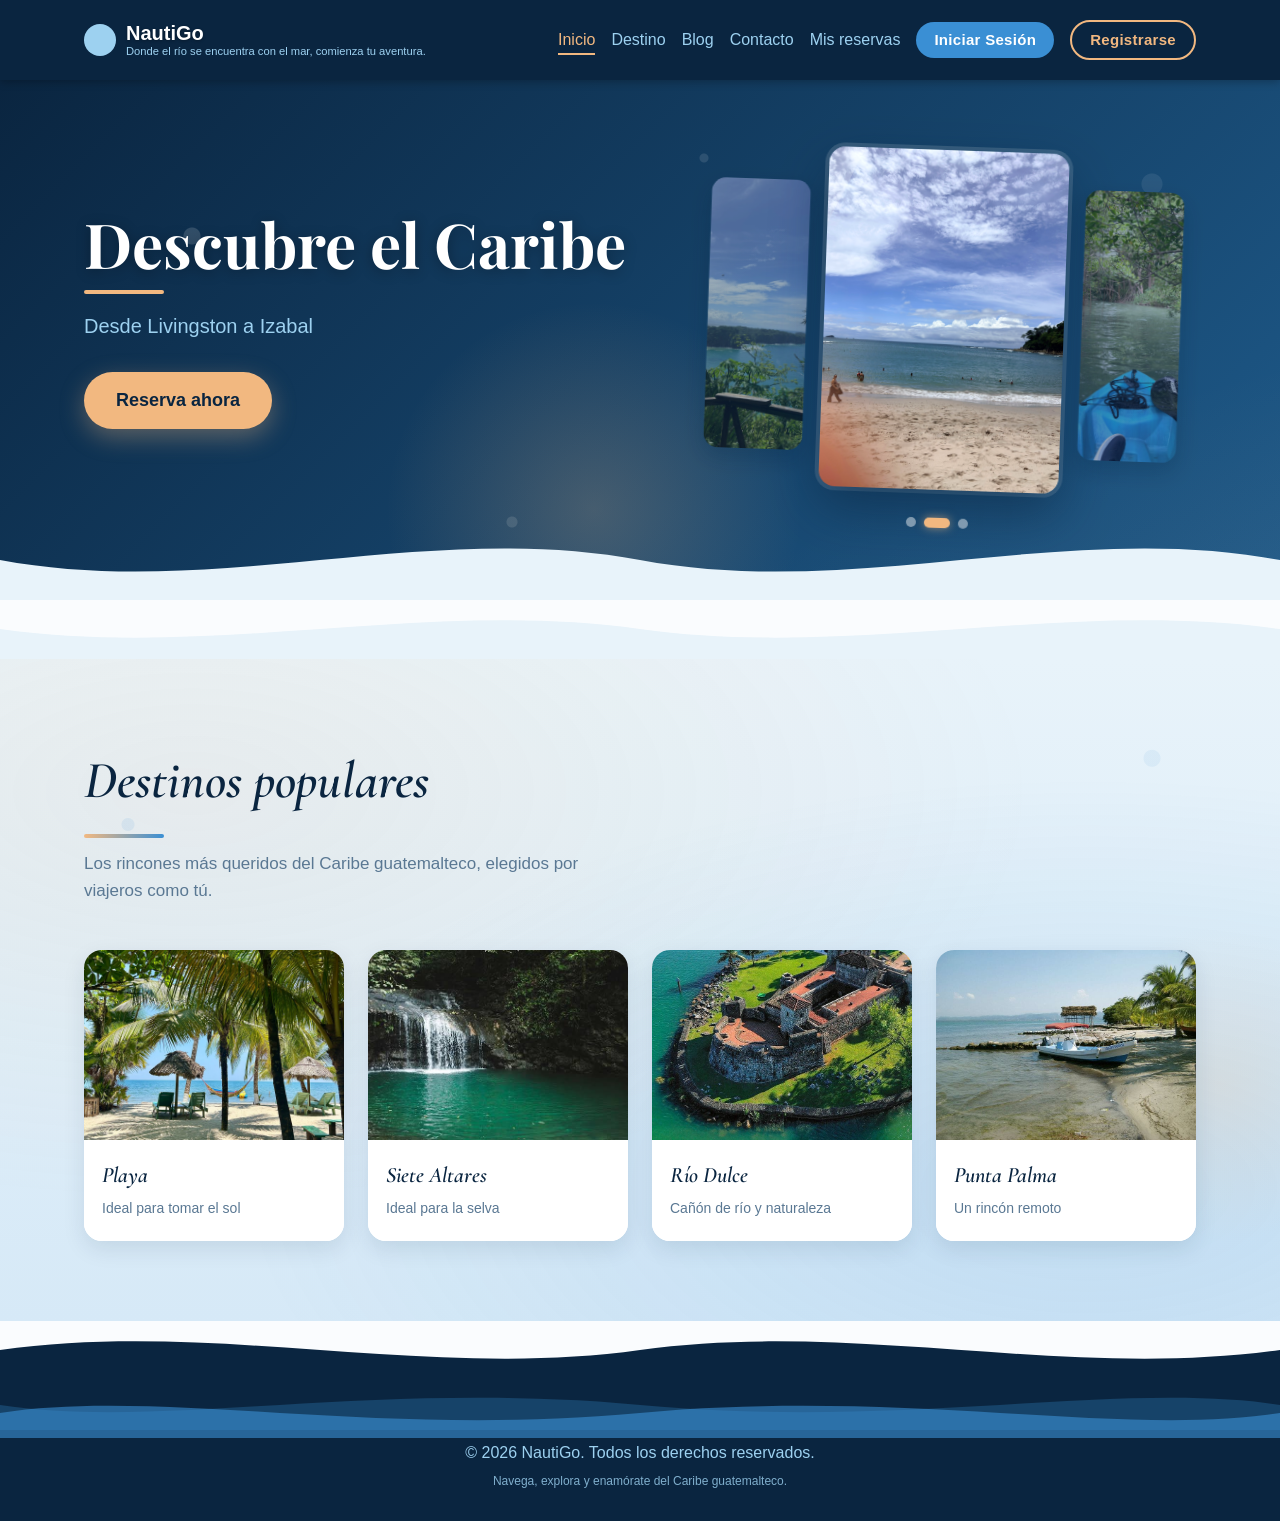
<file: index.html>
<!DOCTYPE html>
<html lang="es">
<head>
    <meta charset="UTF-8">
    <meta name="viewport" content="width=device-width, initial-scale=1.0">
    <title>NautiGo | Viajes en Lancha por el Caribe</title>

    <link rel="preconnect" href="https://fonts.googleapis.com">
    <link rel="preconnect" href="https://fonts.gstatic.com" crossorigin>
    <link href="https://fonts.googleapis.com/css2?family=Cormorant+Garamond:ital,wght@0,400;0,600;1,400;1,600&family=Playfair+Display:wght@400;700&display=swap" rel="stylesheet">

    <link rel="stylesheet" href="style.css">
</head>
<body>

    <!-- HEADER -->
    <header class="header">
        <div class="container">
            <div class="logo">
                <div class="logo-icon"></div>
                <div class="logo-info">
                    <span class="logo-text">NautiGo</span>
                    <small class="logo-lema">Donde el río se encuentra con el mar, comienza tu aventura.</small>
                </div>
            </div>
            <nav class="nav">
                <ul>
                    <li><a href="#" id="link-inicio" class="active">Inicio</a></li>
                    <li><a href="#" id="link-destino">Destino</a></li>
                    <li><a href="#" id="link-blog">Blog</a></li>
                    <li><a href="#" id="link-contacto">Contacto</a></li>
                    <li><a href="#" id="link-mis-reservas">Mis reservas</a></li>
                    <li id="header-usuario"></li>
                </ul>
            </nav>
        </div>
    </header>

    <!-- VISTA 1: INICIO -->
    <main id="vista-inicio">
        <section class="hero">
            <div class="container">
                <div class="hero-content">
                    <h1 class="hero-title">Descubre el Caribe</h1>
                    <p class="hero-subtitle">Desde Livingston a Izabal</p>
                    <a href="#" class="btn-cta">Reserva ahora</a>
                </div>
                <div class="hero-photo-wrap">
                    <div class="hero-carousel" id="heroCarousel">
                        <div class="carousel-slide" data-slide="0">
                            <img src="img/hero-boat.jpg" alt="Lancha 1">
                        </div>
                        <div class="carousel-slide active" data-slide="1">
                            <img src="img/hero-boat2.jpg" alt="Lancha 2">
                        </div>
                        <div class="carousel-slide" data-slide="2">
                            <img src="img/hero-boat3.jpg" alt="Lancha 3">
                        </div>
                        <button class="carousel-arrow carousel-arrow--prev" id="carouselPrev" aria-label="Anterior">‹</button>
                        <button class="carousel-arrow carousel-arrow--next" id="carouselNext" aria-label="Siguiente">›</button>
                        <div class="carousel-dots" id="carouselDots">
                            <button class="carousel-dot" data-slide="0" aria-label="1"></button>
                            <button class="carousel-dot active" data-slide="1" aria-label="2"></button>
                            <button class="carousel-dot" data-slide="2" aria-label="3"></button>
                        </div>
                    </div>
                </div>
            </div>
            <div class="hero-wave">
                <svg viewBox="0 0 1440 80" preserveAspectRatio="none">
                    <path d="M0,40 C240,80 480,0 720,40 C960,80 1200,0 1440,40 L1440,80 L0,80 Z"></path>
                </svg>
            </div>
        </section>

        <div class="wave-separator wave-separator--to-niebla">
            <svg viewBox="0 0 1440 60" preserveAspectRatio="none">
                <path d="M0,30 C240,60 480,0 720,30 C960,60 1200,0 1440,30 L1440,60 L0,60 Z"></path>
            </svg>
        </div>

        <section class="destinos" id="destinos">
            <div class="container">
                <h2 class="section-title">Destinos populares</h2>
                <p class="section-subtitle">Los rincones más queridos del Caribe guatemalteco, elegidos por viajeros como tú.</p>
                <div class="destinos-grid">
                    <article class="destino-card" id="card-playa">
                        <div class="card-image"><img src="img/playa.jpg" alt="Playa"></div>
                        <div class="card-content"><h3>Playa</h3><p>Ideal para tomar el sol</p></div>
                    </article>
                    <article class="destino-card" id="card-siete-altares">
                        <div class="card-image"><img src="img/siete-altares.jpg" alt="Siete Altares"></div>
                        <div class="card-content"><h3>Siete Altares</h3><p>Ideal para la selva</p></div>
                    </article>
                    <article class="destino-card" id="card-rio-dulce">
                        <div class="card-image"><img src="img/rio-dulce.jpg" alt="Río Dulce"></div>
                        <div class="card-content"><h3>Río Dulce</h3><p>Cañón de río y naturaleza</p></div>
                    </article>
                    <article class="destino-card" id="card-punta-palma">
                        <div class="card-image"><img src="img/punta-palma.jpg" alt="Punta Palma"></div>
                        <div class="card-content"><h3>Punta Palma</h3><p>Un rincón remoto</p></div>
                    </article>
                </div>
            </div>
        </section>

        <div class="wave-separator wave-separator--light-to-dark">
            <svg viewBox="0 0 1440 60" preserveAspectRatio="none">
                <path d="M0,30 C240,0 480,60 720,30 C960,0 1200,60 1440,30 L1440,60 L0,60 Z"></path>
            </svg>
        </div>
    </main>

    <!-- VISTA 2: DESTINOS -->
    <main id="vista-destinos" class="oculto">
        <section class="hero hero-destinos">
            <div class="container">
                <div class="hero-content">
                    <h1 class="hero-title">Nuestros destinos</h1>
                    <p class="hero-subtitle">Elige el servicio que buscas y baja a verlos.</p>
                </div>
            </div>
            <div class="bajar-aviso" aria-hidden="true">
                <span>Desliza hacia abajo</span>
                <i class="bajar-flecha"></i>
            </div>
        </section>
        <div class="wave-separator wave-separator--dark-to-light">
            <svg viewBox="0 0 1440 60" preserveAspectRatio="none">
                <path d="M0,30 C240,60 480,0 720,30 C960,60 1200,0 1440,30 L1440,60 L0,60 Z"></path>
            </svg>
        </div>
        <section class="destinos-area">
            <div class="container">
                <div class="filtro-caja" id="filtro-caja">
                    <div class="busca-caja">
                        <input type="search" id="destinos-buscar" placeholder="Buscar destino o servicio" aria-label="Buscar destino">
                    </div>
                    <div class="filtro-menu">
                        <p class="filtro-menu-titulo">Filtrar por (puedes combinar):</p>
                        <div class="filtro-opciones" id="filtro-opciones"></div>
                        <button type="button" id="filtro-limpiar" class="filtro-limpiar oculto">Limpiar filtros</button>
                    </div>
                </div>
                <p class="destinos-total" id="destinos-total"></p>
                <div class="lugares-grid" id="lugares-grid"></div>
            </div>
        </section>
    </main>

    <!-- VISTA 3: DETALLE -->
    <main id="vista-detalle" class="oculto">
        <section class="detalle-hero">
            <img id="detalle-imagen" alt="">
            <div class="detalle-overlay">
                <span id="detalle-tipo" class="lugar-tipo"></span>
                <h1 id="detalle-nombre"></h1>
                <p id="detalle-ubicacion"></p>
            </div>
        </section>
        <section class="detalle-area">
            <div class="container detalle-layout">
                <div class="detalle-principal">
                    <button id="btn-volver" class="btn-volver">← Volver</button>
                    <h2 class="detalle-subtitulo">Sobre este destino</h2>
                    <p id="detalle-descripcion" class="detalle-texto"></p>
                    <div id="detalle-cats" class="lugar-cats"></div>
                    <div class="detalle-cols">
                        <div class="detalle-col"><h3>Incluye</h3><ul id="detalle-incluye"></ul></div>
                        <div class="detalle-col"><h3>No incluye</h3><ul id="detalle-no-incluye"></ul></div>
                    </div>
                </div>
                <aside class="detalle-panel">
                    <h3>Calcula tu viaje</h3>
                    <div class="campo-doble">
                        <label class="campo"><span>Fecha de ida</span><input type="date" id="detalle-fecha"></label>
                        <label class="campo"><span>Fecha de regreso</span><input type="date" id="detalle-regreso"></label>
                    </div>
                    <div class="campo-doble">
                        <label class="campo"><span>Adultos</span><input type="number" id="detalle-adultos" min="1" max="12" value="2"></label>
                        <label class="campo"><span>Niños (4 a 11)</span><input type="number" id="detalle-ninos" min="0" max="12" value="0"></label>
                        <label class="campo"><span>Infantes (0 a 3)</span><input type="number" id="detalle-bebes" min="0" max="12" value="0"></label>
                    </div>
                    <label class="campo"><span>Lancha</span><select id="detalle-lancha"></select></label>
                    <div class="detalle-desglose" id="detalle-desglose"></div>
                    <button class="btn-cta detalle-btn-reservar" id="detalle-btn-reservar">Reservar ahora</button>
                    <p id="detalle-temporada-info" class="detalle-temporada-info"></p>
                </aside>
            </div>
        </section>
    </main>

    <!-- VISTA 4: FORMULARIO -->
    <main id="vista-formulario" class="oculto">
        <section class="form-reserva-area">
            <div class="container">
                <button id="form-btn-volver" class="btn-volver">← Volver al detalle</button>
                <div class="form-reserva-layout">
                    <div class="form-reserva-principal">
                        <h1 class="form-reserva-titulo">Completa tu reserva</h1>
                        <p class="form-reserva-sub">Solo faltan tus datos para confirmar el viaje.</p>
                        <form id="form-reserva" novalidate>
                            <div class="campo"><label for="form-nombre">Nombre completo *</label><input type="text" id="form-nombre" required placeholder="Ej: Ana García"></div>
                            <div class="campo-doble">
                                <div class="campo"><label for="form-email">Correo electrónico *</label><input type="email" id="form-email" required placeholder="ana@correo.com"></div>
                                <div class="campo"><label for="form-telefono">Teléfono *</label><input type="tel" id="form-telefono" required placeholder="5555-1234"></div>
                            </div>
                            <div class="campo"><label for="form-notas">Notas adicionales (opcional)</label><textarea id="form-notas" rows="3" placeholder="Alergias, requerimientos especiales..."></textarea></div>
                            <div id="form-error" class="form-error oculto"></div>
                            <button type="submit" class="btn-cta form-btn-confirmar">Confirmar reserva</button>
                        </form>
                    </div>
                    <aside class="form-reserva-resumen">
                        <h3>Resumen de tu viaje</h3>
                        <div id="form-resumen-contenido"></div>
                    </aside>
                </div>
            </div>
        </section>
    </main>

    <!-- VISTA 5: CONFIRMACIÓN -->
    <main id="vista-confirmacion" class="oculto">
        <section class="confirmacion-area">
            <div class="container confirmacion-contenido">
                <div class="confirmacion-icono">✓</div>
                <h1 class="confirmacion-titulo">¡Reserva creada!</h1>
                <p class="confirmacion-sub">Tu código de reserva es:</p>
                <div class="confirmacion-codigo" id="confirmacion-codigo"></div>
                <p class="confirmacion-estado">Estado: <strong>Pendiente de confirmación por el lanchero</strong></p>
                <div class="confirmacion-detalle" id="confirmacion-detalle"></div>
                <div class="confirmacion-acciones">
                    <button id="btn-ver-mis-reservas" class="btn-cta">Ver mis reservas</button>
                    <button id="btn-volver-inicio" class="btn-secundario">Volver al inicio</button>
                </div>
            </div>
        </section>
    </main>

    <!-- VISTA 6: MIS RESERVAS -->
    <main id="vista-mis-reservas" class="oculto">
        <section class="mis-reservas-area">
            <div class="container">
                <button id="mis-reservas-volver" class="btn-volver">← Volver</button>
                <h1 class="mis-reservas-titulo">Mis reservas</h1>
                <p class="mis-reservas-sub">Estas son las reservas guardadas en este navegador.</p>
                <div id="mis-reservas-lista" class="mis-reservas-lista"></div>
                <p id="mis-reservas-vacio" class="mis-reservas-vacio oculto">Aún no tienes reservas. ¡Explora los destinos y reserva tu primer viaje!</p>
            </div>
        </section>
    </main>
<!-- VISTA: LOGIN -->
<main id="vista-login" class="oculto">
    <section class="auth-area">
        <div class="mar-hero"></div>
        <div class="container auth-layout">
            <div class="auth-card">
                <h1 class="auth-titulo">Iniciar sesión</h1>
                <p class="auth-sub">Bienvenido de vuelta a NautiGo</p>
                <form id="form-login">
                    <div class="campo">
                        <label for="login-email">Correo electrónico</label>
                        <input type="email" id="login-email" required placeholder="tu@correo.com">
                    </div>
                    <div class="campo">
                        <label for="login-password">Contraseña</label>
                        <input type="password" id="login-password" required placeholder="••••••">
                    </div>
                    <div id="login-error" class="form-error oculto"></div>
                    <button type="submit" class="btn-cta auth-btn">Entrar</button>
                </form>
                <p class="auth-alt">
                    ¿No tienes cuenta?
                    <a href="#" id="ir-registro">Regístrate aquí</a>
                </p>
                <p class="auth-admin-hint">
                    <small>Admin demo: <strong>admin@nautigo.com</strong> / <strong>admin123</strong></small>
                </p>
            </div>
        </div>
    </section>
</main>

<!-- VISTA: REGISTRO -->
<main id="vista-registro" class="oculto">
    <section class="auth-area">
        <div class="mar-hero"></div>
        <div class="container auth-layout">
            <div class="auth-card auth-card-wide">
                <h1 class="auth-titulo">Crear cuenta</h1>
                <p class="auth-sub">Únete a NautiGo como cliente o lanchero</p>

                <div class="reg-tabs">
                    <button type="button" class="reg-tab active" data-rol="cliente">Cliente</button>
                    <button type="button" class="reg-tab" data-rol="lanchero">Lanchero</button>
                </div>

                <input type="hidden" id="reg-rol" value="cliente">

                <form id="form-registro">
                    <div class="campo">
                        <label for="reg-nombre">Nombre completo *</label>
                        <input type="text" id="reg-nombre" required placeholder="Ana García">
                    </div>
                    <div class="campo-doble">
                        <div class="campo">
                            <label for="reg-email">Correo *</label>
                            <input type="email" id="reg-email" required placeholder="ana@correo.com">
                        </div>
                        <div class="campo">
                            <label for="reg-telefono">Teléfono</label>
                            <input type="tel" id="reg-telefono" placeholder="5555-1234">
                        </div>
                    </div>
                    <div class="campo">
                        <label for="reg-password">Contraseña * (mín. 6 caracteres)</label>
                        <input type="password" id="reg-password" required placeholder="••••••" minlength="6">
                    </div>

                    <div id="reg-campos-lanchero" class="oculto">
                        <h3 class="reg-seccion">Datos de tu lancha</h3>
                        <div class="campo">
                            <label for="reg-lancha-nombre">Nombre de la lancha</label>
                            <input type="text" id="reg-lancha-nombre" placeholder="Ej: La Perla">
                        </div>
                        <div class="campo-doble">
                            <div class="campo">
                                <label for="reg-lancha-capacidad">Capacidad (personas)</label>
                                <input type="number" id="reg-lancha-capacidad" value="8" min="1" max="30">
                            </div>
                            <div class="campo">
                                <label for="reg-lancha-motor">Motor (HP)</label>
                                <input type="number" id="reg-lancha-motor" value="40" min="5" max="300">
                            </div>
                        </div>
                        <div class="campo-doble">
                            <div class="campo">
                                <label for="reg-lancha-galones">Galones de tanque</label>
                                <input type="number" id="reg-lancha-galones" value="40" min="1" max="500">
                            </div>
                            <div class="campo">
                                <label for="reg-lancha-gasolina">Costo gasolina por hora (Q)</label>
                                <input type="number" id="reg-lancha-gasolina" value="80" min="10" step="5">
                            </div>
                        </div>
                    </div>

                    <div id="reg-error" class="form-error oculto"></div>
                    <button type="submit" class="btn-cta auth-btn">Registrarme</button>
                </form>
                <p class="auth-alt">
                    ¿Ya tienes cuenta?
                    <a href="#" id="ir-login">Inicia sesión</a>
                </p>
            </div>
        </div>
    </section>
</main>

<!-- VISTA: PANEL LANCHEO -->
<main id="vista-panel-lanchero" class="oculto">
    <section class="panel-area">
        <div class="mar-hero"></div>
        <div class="container">
            <button class="btn-volver" onclick="mostrarInicio()">← Volver al inicio</button>
            <h1 class="panel-titulo">Panel del Lanchero</h1>
            <p class="panel-sub">Gestiona tu cuenta y revisa tus reservas</p>

            <div class="panel-grid">
                <div class="panel-card">
                    <h3>Mi cuenta</h3>
                    <p><strong>Nombre:</strong> <span id="pl-nombre"></span></p>
                    <p><strong>Email:</strong> <span id="pl-email"></span></p>
                    <p><strong>Estado:</strong> <span id="pl-estado"></span></p>
                </div>

                <div class="panel-card">
                    <h3>Mi lancha</h3>
                    <p><strong>Nombre:</strong> <span id="pl-lancha-nombre"></span></p>
                    <p><strong>Capacidad:</strong> <span id="pl-lancha-capacidad"></span></p>
                    <p><strong>Tanque:</strong> <span id="pl-lancha-galones"></span></p>
                    <p><strong>Motor:</strong> <span id="pl-lancha-motor"></span></p>
                    <p><strong>Gasolina:</strong> <span id="pl-lancha-gasolina"></span></p>
                    <p><strong>Activa:</strong> <span id="pl-lancha-activa"></span></p>
                </div>
            </div>

            <h2 class="panel-seccion">Mis reservas</h2>
            <div id="pl-reservas" class="panel-lista"></div>
        </div>
    </section>
</main>

<!-- VISTA: PANEL ADMIN -->
<main id="vista-panel-admin" class="oculto">
    <section class="panel-area">
        <div class="mar-hero"></div>
        <div class="container">
            <button class="btn-volver" onclick="mostrarInicio()">← Volver al inicio</button>
            <h1 class="panel-titulo">Panel de Administración</h1>
            <p class="panel-sub">Gestiona lancheros, hoteles, reservas y mensajes</p>

            <h2 class="panel-seccion">Lancheros</h2>
            <div id="admin-lancheros" class="panel-lista"></div>

            <h2 class="panel-seccion">Hoteles</h2>
            <form id="form-hotel-admin" class="admin-form-hotel">
                <div class="campo-doble">
                    <div class="campo">
                        <label>Nombre</label>
                        <input type="text" id="hotel-nombre" required placeholder="Hotel Paraíso">
                    </div>
                    <div class="campo">
                        <label>Categoría</label>
                        <select id="hotel-categoria">
                            <option value="economico">Económico</option>
                            <option value="medio" selected>Medio</option>
                            <option value="boutique">Boutique</option>
                        </select>
                    </div>
                </div>
                <div class="campo-doble">
                    <div class="campo">
                        <label>Precio por noche (Q)</label>
                        <input type="number" id="hotel-precio" required min="50" step="50">
                    </div>
                    <div class="campo">
                        <label>Estrellas (1-5)</label>
                        <input type="number" id="hotel-estrellas" min="1" max="5" value="3">
                    </div>
                </div>
                <div class="campo">
                    <label>Ubicación</label>
                    <input type="text" id="hotel-ubicacion" placeholder="Livingston centro">
                </div>
                <div class="campo">
                    <label>Descripción</label>
                    <textarea id="hotel-descripcion" rows="2" placeholder="Hotel con vista al mar..."></textarea>
                </div>
                <button type="submit" class="btn-cta">Agregar hotel</button>
            </form>
            <div id="admin-hoteles" class="panel-lista"></div>

            <h2 class="panel-seccion">Todas las reservas</h2>
            <div id="admin-reservas" class="panel-lista"></div>

            <h2 class="panel-seccion">Mensajes de contacto</h2>
            <div id="admin-mensajes" class="panel-lista"></div>
        </div>
    </section>
</main>
    <!-- VISTA: BLOG -->
    <main id="vista-blog" class="oculto">
        <section class="blog-area">
            <div class="mar-hero"></div>
            <div class="container">
                <h1 class="panel-titulo">Blog de experiencias</h1>
                <p class="panel-sub">Historias del Caribe contadas por quienes las vivieron.</p>

                <div class="blog-layout">
                    <div class="blog-principal">
                        <div id="blog-compositor"></div>
                        <div id="blog-aviso"></div>
                        <div id="blog-feed" class="blog-feed"></div>
                    </div>
                    <aside class="blog-lateral">
                        <div class="blog-perfiles-caja">
                            <h3>Perfiles</h3>
                            <div class="busca-caja">
                                <input type="search" id="blog-buscar-perfil" placeholder="Buscar perfiles" aria-label="Buscar perfiles">
                            </div>
                            <div id="blog-perfiles-lista" class="blog-perfiles-lista"></div>
                        </div>
                    </aside>
                </div>
            </div>
        </section>
    </main>

    <!-- VISTA: PERFIL -->
    <main id="vista-perfil" class="oculto">
        <section class="blog-area">
            <div class="mar-hero"></div>
            <div class="container">
                <button id="perfil-volver" class="btn-volver">← Volver al blog</button>
                <div id="perfil-cabecera"></div>
                <h2 class="panel-seccion" id="perfil-titulo-pub">Sus publicaciones</h2>
                <div id="perfil-publicaciones" class="blog-feed"></div>

                <div id="perfil-mio-zona" class="oculto">
                    <div id="perfil-frecuencia"></div>
                    <h2 class="panel-seccion">Mis reservas</h2>
                    <div id="perfil-reservas-lista" class="mis-reservas-lista"></div>
                    <p id="perfil-reservas-vacio" class="panel-vacio oculto">Todavía no tienes reservas. <a href="#" id="perfil-ir-destinos">Explora los destinos</a> para agendar tu próximo viaje.</p>
                </div>
            </div>
        </section>
    </main>

    <!-- VISTA: CONTACTO -->
    <main id="vista-contacto" class="oculto">
        <section class="contacto-area">
            <div class="mar-hero"></div>
            <div class="container">
                <h1 class="panel-titulo">Contacto</h1>
                <p class="panel-sub">Cuéntanos qué necesitas y te respondemos lo antes posible.</p>

                <div class="contacto-layout">
                    <div class="contacto-info">
                        <div class="contacto-dato">
                            <h3>Muelle de salida</h3>
                            <p>Calle principal, Livingston, Izabal.<br>Guatemala.</p>
                        </div>
                        <div class="contacto-dato">
                            <h3>Teléfono y correo</h3>
                            <p>5555-0000</p>
                            <p>hola@nautigo.com</p>
                        </div>
                        <div class="contacto-dato">
                            <h3>Horario</h3>
                            <p>Lunes a domingo<br>6:00 — 18:00</p>
                        </div>
                    </div>
                    <form id="form-contacto" class="contacto-form" novalidate>
                        <h3>Escríbenos</h3>
                        <div class="campo"><label for="contacto-nombre">Nombre completo *</label><input type="text" id="contacto-nombre" required placeholder="Ej: Ana García"></div>
                        <div class="campo"><label for="contacto-email">Correo electrónico *</label><input type="email" id="contacto-email" required placeholder="ana@correo.com"></div>
                        <div class="campo"><label for="contacto-asunto">Asunto (opcional)</label><input type="text" id="contacto-asunto" placeholder="Ej: Paseo privado para grupo"></div>
                        <div class="campo"><label for="contacto-mensaje">Mensaje *</label><textarea id="contacto-mensaje" rows="5" required placeholder="Cuéntanos fechas, número de personas y qué te gustaría visitar."></textarea></div>
                        <div id="contacto-error" class="form-error oculto"></div>
                        <div id="contacto-exito" class="form-exito oculto"></div>
                        <button type="submit" class="btn-cta contacto-btn-enviar">Enviar mensaje</button>
                    </form>
                </div>
            </div>
        </section>
    </main>

    <!-- FOOTER -->
    <footer class="footer">
        <div class="container">
            <p>&copy; 2026 NautiGo. Todos los derechos reservados.</p>
            <small class="footer-lema">Navega, explora y enamórate del Caribe guatemalteco.</small>
        </div>
    </footer>

    <!-- SCRIPTS -->
    <script src="datos.js"></script>
    <script src="auth.js"></script>
    <script src="auth-ui.js"></script>
    <script src="blog.js"></script>
    <script>
        /* NAVEGACIÓN */
        var vistaInicio      = document.getElementById('vista-inicio');
        var vistaDestinos    = document.getElementById('vista-destinos');
        var vistaDetalle     = document.getElementById('vista-detalle');
        var vistaFormulario  = document.getElementById('vista-formulario');
        var vistaConfirmacion= document.getElementById('vista-confirmacion');
        var vistaMisReservas = document.getElementById('vista-mis-reservas');
        var linkInicio       = document.getElementById('link-inicio');
        var linkDestino      = document.getElementById('link-destino');
        var linkBlog         = document.getElementById('link-blog');
        var linkContacto     = document.getElementById('link-contacto');

        function ocultarTodas() {
    vistaInicio.classList.add('oculto');
    vistaDestinos.classList.add('oculto');
    vistaDetalle.classList.add('oculto');
    vistaFormulario.classList.add('oculto');
    vistaConfirmacion.classList.add('oculto');
    vistaMisReservas.classList.add('oculto');
    document.getElementById('vista-login').classList.add('oculto');
    document.getElementById('vista-registro').classList.add('oculto');
    document.getElementById('vista-panel-lanchero').classList.add('oculto');
    document.getElementById('vista-panel-admin').classList.add('oculto');
    document.getElementById('vista-blog').classList.add('oculto');
    document.getElementById('vista-perfil').classList.add('oculto');
    document.getElementById('vista-contacto').classList.add('oculto');
}

        function activarLink(link) {
            [linkInicio, linkDestino, linkBlog, linkContacto].forEach(function (l) {
                if (l) l.classList.remove('active');
            });
            if (link) link.classList.add('active');
        }

        function mostrarInicio(e) {
            if (e) e.preventDefault();
            ocultarTodas();
            vistaInicio.classList.remove('oculto');
            activarLink(linkInicio);
            window.scrollTo(0, 0);
        }

        function mostrarDestinos(e) {
            if (e) e.preventDefault();
            ocultarTodas();
            vistaDestinos.classList.remove('oculto');
            activarLink(linkDestino);
            window.scrollTo(0, 0);
        }

        linkInicio.addEventListener('click', mostrarInicio);
        linkDestino.addEventListener('click', mostrarDestinos);
        linkBlog.addEventListener('click', function (e) { e.preventDefault(); abrirBlog(); });
        linkContacto.addEventListener('click', function (e) { e.preventDefault(); abrirContacto(); });

        /* LUGARES */
        var lugaresGrid = document.getElementById('lugares-grid');
        var filtrosActivos = [];
        var busqueda = '';
        var detalleActualId = null;
        var reservaEnProceso = null;

        function normalizar(txt) {
            return String(txt || '').toLowerCase().normalize('NFD').replace(/[̀-ͯ]/g, '');
        }

        function destinosFiltrados() {
            var q = normalizar(busqueda).trim();
            return destinos.filter(function (d) {
                var cats = d.categorias || [];
                for (var i = 0; i < filtrosActivos.length; i++) {
                    if (cats.indexOf(filtrosActivos[i]) < 0) return false;
                }
                if (!q) return true;
                var texto = normalizar([
                    d.nombre, d.ubicacion, d.descripcionCorta,
                    (d.categorias || []).map(function (c) { return CATEGORIAS[c] || c; }).join(' ')
                ].join(' '));
                return texto.indexOf(q) >= 0;
            });
        }

        function renderizarLugares() {
            lugaresGrid.innerHTML = '';
            var filtrados = destinosFiltrados();

            var total = document.getElementById('destinos-total');
            var etiqueta = filtrados.length === 1 ? ' lugar' : ' lugares';
            total.innerHTML = '<strong>' + filtrados.length + etiqueta + '</strong>' +
                (filtrosActivos.length
                    ? ' · ' + filtrosActivos.map(function (c) { return esc(CATEGORIAS[c]); }).join(' + ')
                    : '');

            if (!filtrados.length) {
                lugaresGrid.innerHTML =
                    '<p class="lugares-vacio">Ningún destino coincide con esa combinación.' +
                    ' Prueba con un solo servicio o cambia la búsqueda.</p>';
                actualizarLimpiar();
                return;
            }

            filtrados.forEach(function (lugar, i) {
                var card = document.createElement('article');
                card.className = 'destino-card';
                card.style.animationDelay = Math.min(i, 11) * 0.05 + 's';
                card.setAttribute('data-id', lugar.id);

                var foto = lugar.imagen
                    ? '<img src="' + lugar.imagen + '" alt="' + esc(lugar.nombre) + '" loading="lazy">'
                    : '<span>' + esc(lugar.nombre) + '</span>';

                var cats = (lugar.categorias || []).slice();
                cats.sort(function (a, b) {
                    return (filtrosActivos.indexOf(b) >= 0 ? 1 : 0) -
                           (filtrosActivos.indexOf(a) >= 0 ? 1 : 0);
                });
                var visibles = cats.slice(0, 3);
                var ocultas = cats.length - visibles.length;
                var chips = visibles.map(function (c) {
                    var activo = filtrosActivos.indexOf(c) >= 0;
                    return '<span class="cat-chip' + (activo ? ' activo' : '') + '">' +
                           esc(CATEGORIAS[c] || c) + '</span>';
                }).join('') + (ocultas > 0 ? '<span class="cat-chip cat-chip-mas">+' + ocultas + '</span>' : '');

                var tourLugar = tourDeDestino(lugar.id);
                var extraLugares = tourLugar ? Math.max(0, (tourLugar.lugares || 1) - 1) * RECARGO_POR_LUGAR : 0;
                var precioMin = tarifaPorPersona(11) + extraLugares;
                var precioMax = tarifaPorPersona(10) + extraLugares;
                var precioChip = tourLugar
                    ? '<span class="lugar-precio">' + Q(precioMin) + '–' + Q(precioMax).slice(1) +
                      ' <small>por persona</small></span>'
                    : '';

                card.innerHTML =
                    '<div class="card-image' + (lugar.imagen ? '' : ' sin-foto') + '">' + foto + '</div>' +
                    '<div class="card-content">' +
                        '<div class="lugar-cab">' +
                            '<span class="lugar-tipo">' + esc(CATEGORIAS[lugar.tipo] || lugar.tipo) + '</span>' +
                            precioChip +
                        '</div>' +
                        '<h3>' + esc(lugar.nombre) + '</h3>' +
                        '<p>' + esc(lugar.descripcionCorta) + '</p>' +
                        '<div class="lugar-cats">' + chips + '</div>' +
                    '</div>';
                card.addEventListener('click', function () { abrirDetalle(lugar.id); });
                lugaresGrid.appendChild(card);
            });
            actualizarLimpiar();
        }

        function actualizarLimpiar() {
            var hay = filtrosActivos.length > 0 || busqueda.trim() !== '';
            document.getElementById('filtro-limpiar').classList.toggle('oculto', !hay);
        }

        function construirFiltros() {
            var caja = document.getElementById('filtro-opciones');
            caja.innerHTML = '';
            var cuentas = {};
            destinos.forEach(function (d) {
                (d.categorias || []).forEach(function (c) { cuentas[c] = (cuentas[c] || 0) + 1; });
            });
            Object.keys(CATEGORIAS).forEach(function (cat) {
                if (!cuentas[cat]) return;
                var b = document.createElement('button');
                b.type = 'button';
                b.className = 'filtro-opcion';
                b.setAttribute('data-cat', cat);
                b.innerHTML = esc(CATEGORIAS[cat]) + '<span class="filtro-cuenta">' + cuentas[cat] + '</span>';
                b.addEventListener('click', function () {
                    var i = filtrosActivos.indexOf(cat);
                    if (i >= 0) filtrosActivos.splice(i, 1); else filtrosActivos.push(cat);
                    b.classList.toggle('active', i < 0);
                    renderizarLugares();
                });
                caja.appendChild(b);
            });
        }

        document.getElementById('destinos-buscar').addEventListener('input', function () {
            busqueda = this.value;
            renderizarLugares();
        });

        document.getElementById('filtro-limpiar').addEventListener('click', function () {
            filtrosActivos = [];
            busqueda = '';
            document.getElementById('destinos-buscar').value = '';
            document.querySelectorAll('.filtro-opcion.active').forEach(function (o) { o.classList.remove('active'); });
            renderizarLugares();
        });

        construirFiltros();
        renderizarLugares();

        /* PARALLAX */
        (function () {
            var root = document.documentElement;
            var header = document.querySelector('.header');
            var ticking = false;
            function onScroll() {
                var y = window.scrollY || window.pageYOffset;
                root.style.setProperty('--scroll-y', y + 'px');
                if (y > 40) header.classList.add('scrolled');
                else header.classList.remove('scrolled');
                ticking = false;
            }
            window.addEventListener('scroll', function () {
                if (!ticking) {
                    window.requestAnimationFrame(onScroll);
                    ticking = true;
                }
            }, { passive: true });
            onScroll();
        })();

        /* CARRUSEL */
        (function () {
            var carrusel = document.getElementById('heroCarousel');
            if (!carrusel) return;
            var slides = carrusel.querySelectorAll('.carousel-slide');
            var dots   = carrusel.querySelectorAll('.carousel-dot');
            var prev   = document.getElementById('carouselPrev');
            var next   = document.getElementById('carouselNext');
            var actual = 1, total = slides.length, intervalo = null, tiempoAuto = 5000, pausado = false, animando = false;

            function irA(indice) {
                if (animando) return;
                if (indice < 0) indice = total - 1;
                if (indice >= total) indice = 0;
                if (indice === actual) return;
                animando = true;
                slides.forEach(function (s, i) { s.classList.toggle('active', i === indice); });
                dots.forEach(function (d, i) { d.classList.toggle('active', i === indice); });
                actual = indice;
                setTimeout(function () { animando = false; }, 720);
            }
            function siguiente() { irA(actual + 1); }
            function anterior()  { irA(actual - 1); }

            next.addEventListener('click', function () { siguiente(); reiniciarAuto(); });
            prev.addEventListener('click', function () { anterior(); reiniciarAuto(); });

            slides.forEach(function (slide, i) {
                slide.addEventListener('click', function () { irA(i); reiniciarAuto(); });
            });
            dots.forEach(function (dot) {
                dot.addEventListener('click', function () { irA(parseInt(dot.getAttribute('data-slide'), 10)); reiniciarAuto(); });
            });

            function iniciarAuto() {
                detenerAuto();
                intervalo = setInterval(function () { if (!pausado && !animando) siguiente(); }, tiempoAuto);
            }
            function detenerAuto() { if (intervalo) { clearInterval(intervalo); intervalo = null; } }
            function reiniciarAuto() { iniciarAuto(); }

            carrusel.addEventListener('mouseenter', function () { pausado = true; });
            carrusel.addEventListener('mouseleave', function () { pausado = false; });

            document.addEventListener('keydown', function (e) {
                if (vistaInicio.classList.contains('oculto')) return;
                if (e.key === 'ArrowLeft')  { anterior();  reiniciarAuto(); }
                if (e.key === 'ArrowRight') { siguiente(); reiniciarAuto(); }
            });

            var touchStartX = 0;
            carrusel.addEventListener('touchstart', function (e) { touchStartX = e.changedTouches[0].screenX; }, { passive: true });
            carrusel.addEventListener('touchend', function (e) {
                var diff = e.changedTouches[0].screenX - touchStartX;
                if (Math.abs(diff) > 40) { if (diff < 0) siguiente(); else anterior(); reiniciarAuto(); }
            }, { passive: true });

            iniciarAuto();
        })();

        /* DETALLE */
        function hoyISO() {
            var d = new Date();
            return d.getFullYear() + '-' + String(d.getMonth()+1).padStart(2,'0') + '-' + String(d.getDate()).padStart(2,'0');
        }

        function abrirDetalle(destinoId) {
            var destino = destinos.find(function (d) { return d.id === destinoId; });
            if (!destino) return;
            var tour = tourDeDestino(destinoId);
            detalleActualId = destinoId;

            var foto = document.getElementById('detalle-imagen');
            if (destino.imagen) {
                foto.src = destino.imagen;
                foto.alt = destino.nombre;
                foto.classList.remove('oculto');
            } else {
                foto.removeAttribute('src');
                foto.classList.add('oculto');
            }
            document.getElementById('detalle-nombre').textContent = destino.nombre;
            document.getElementById('detalle-tipo').textContent = CATEGORIAS[destino.tipo] || destino.tipo;
            document.getElementById('detalle-ubicacion').textContent = destino.ubicacion;
            document.getElementById('detalle-descripcion').textContent = destino.descripcionLarga;

            var contCats = document.getElementById('detalle-cats');
            contCats.innerHTML = (destino.categorias || []).map(function (c) {
                return '<span class="cat-chip">' + esc(CATEGORIAS[c] || c) + '</span>';
            }).join('');

            var ulIncluye = document.getElementById('detalle-incluye');
            var ulNo = document.getElementById('detalle-no-incluye');
            ulIncluye.innerHTML = '';
            ulNo.innerHTML = '';
            destino.incluye.forEach(function (i) { var li = document.createElement('li'); li.textContent = i; ulIncluye.appendChild(li); });
            destino.noIncluye.forEach(function (i) { var li = document.createElement('li'); li.textContent = i; ulNo.appendChild(li); });

            document.getElementById('detalle-fecha').value = hoyISO();
            document.getElementById('detalle-fecha').min = hoyISO();
            document.getElementById('detalle-regreso').value = hoyISO();
            document.getElementById('detalle-regreso').min = hoyISO();
            document.getElementById('detalle-adultos').value = tour ? Math.max(tour.minPersonas || 1, 2) : 2;
            document.getElementById('detalle-ninos').value = 0;
            document.getElementById('detalle-bebes').value = 0;

            var selectLancha = document.getElementById('detalle-lancha');
            selectLancha.innerHTML = '';
            lanchas.filter(function (l) { return l.activa; }).forEach(function (l) {
                var lanchero = lancheroDeLancha(l.id);
                var opt = document.createElement('option');
                opt.value = l.id;
                opt.textContent = l.nombre + ' — ' + lanchero.nombre + ' (cap. ' + l.capacidad + ')';
                selectLancha.appendChild(opt);
            });

            ajustarAforo();

            actualizarDesglose();

            ocultarTodas();
            vistaDetalle.classList.remove('oculto');
            window.scrollTo(0, 0);
        }

        function actualizarDesglose() {
            if (!detalleActualId) return;
            var tour = tourDeDestino(detalleActualId);
            if (!tour) return;
            var fecha = document.getElementById('detalle-fecha').value || hoyISO();
            var adultos = parseInt(document.getElementById('detalle-adultos').value, 10) || 1;
            var ninos = parseInt(document.getElementById('detalle-ninos').value, 10) || 0;
            var bebes = parseInt(document.getElementById('detalle-bebes').value, 10) || 0;
            var lanchaId = document.getElementById('detalle-lancha').value;

            var resultado = calcularPrecioReserva({
                tourId: tour.id, lanchaId: lanchaId, fecha: fecha,
                adultos: adultos, ninos: ninos, bebes: bebes
            });

            var d = resultado.desglose;
            var html = '';

            html += '<div class="desglose-linea"><span>' + d.personas + ' persona' + (d.personas === 1 ? '' : 's') + ' × ' + Q(d.tarifaPersona) + '</span><span>' + Q(d.basePersonas) + '</span></div>';
            if (d.lugares > 1) {
                html += '<div class="desglose-linea desglose-nota"><span>Tour de ' + d.lugares + ' lugares (+' + Q(RECARGO_POR_LUGAR) + ' por lugar extra)</span><span>—</span></div>';
            }
            if (bebes > 0) {
                html += '<div class="desglose-linea desglose-nota"><span>' + bebes + ' infante(s) 0-3, en brazos</span><span>Sin costo</span></div>';
            }

            if (d.multiplicador !== 1) {
                var deltaTemp = d.total - d.basePersonas;
                var deltaTxt = deltaTemp < 0 ? '−' + Q(Math.abs(deltaTemp)) : Q(deltaTemp);
                html += '<div class="desglose-linea"><span>Temporada (' + resultado.temporada.nombre + ' ×' + d.multiplicador + ')</span><span>' + deltaTxt + '</span></div>';
            }
            html += '<div class="desglose-linea desglose-total"><span>Total</span><span>' + Q(d.total) + '</span></div>';

            var ocupacion = pasajerosDeReserva(adultos, ninos, bebes);
            if (resultado.lancha && ocupacion > resultado.lancha.capacidad) {
                html += '<div class="desglose-aviso">' + resultado.lancha.nombre + ' tiene aforo para ' + resultado.lancha.capacidad + ' y los infantes cuentan. Ajusta las personas o cambia de lancha.</div>';
            }
            document.getElementById('detalle-desglose').innerHTML = html;

            var info = document.getElementById('detalle-temporada-info');
            info.textContent = resultado.temporada.nombre + ' (×' + resultado.temporada.multiplicador + ')';
            info.className = 'detalle-temporada-info' + (resultado.temporada.id === 'alta' ? ' alta' : '');
        }

        /* Aforo estricto: adultos + niños + infantes nunca superan
           la capacidad de la lancha elegida (los infantes cuentan). */
        function ajustarAforo() {
            var lanchaSel = lanchas.find(function (l) { return l.id === document.getElementById('detalle-lancha').value; });
            if (!lanchaSel) return;
            var ids = ['detalle-adultos', 'detalle-ninos', 'detalle-bebes'];
            var v = {};
            ids.forEach(function (id) { v[id] = parseInt(document.getElementById(id).value, 10) || 0; });
            var sobra = lanchaSel.capacidad - (v['detalle-adultos'] + v['detalle-ninos'] + v['detalle-bebes']);
            if (sobra < 0) {
                ['detalle-bebes', 'detalle-ninos', 'detalle-adultos'].forEach(function (id) {
                    if (sobra >= 0) return;
                    var min = id === 'detalle-adultos' ? 1 : 0;
                    var nuevo = Math.max(min, v[id] + sobra);
                    sobra += v[id] - nuevo;
                    v[id] = nuevo;
                    document.getElementById(id).value = nuevo;
                });
            }
            ids.forEach(function (id) {
                var el = document.getElementById(id);
                var otros = (v['detalle-adultos'] + v['detalle-ninos'] + v['detalle-bebes']) - v[id];
                el.max = Math.max(id === 'detalle-adultos' ? 1 : 0, lanchaSel.capacidad - otros);
            });
        }

        ['detalle-fecha', 'detalle-regreso'].forEach(function (id) {
            var el = document.getElementById(id);
            el.addEventListener('change', function () {
                var fecha = document.getElementById('detalle-fecha');
                var regreso = document.getElementById('detalle-regreso');
                regreso.min = fecha.value || hoyISO();
                if (regreso.value && regreso.value < regreso.min) regreso.value = regreso.min;
                actualizarDesglose();
            });
        });

        ['detalle-adultos', 'detalle-ninos', 'detalle-bebes', 'detalle-lancha'].forEach(function (id) {
            var el = document.getElementById(id);
            el.addEventListener('input', function () { ajustarAforo(); actualizarDesglose(); });
            el.addEventListener('change', function () { ajustarAforo(); actualizarDesglose(); });
        });

        document.getElementById('btn-volver').addEventListener('click', function () {
            ocultarTodas();
            vistaDestinos.classList.remove('oculto');
            activarLink(linkDestino);
            window.scrollTo(0, 0);
        });

        /* TARJETAS DESTACADAS DEL INICIO */
        var mapaTarjetas = {
            'card-playa': 'playa-blanca',
            'card-siete-altares': 'siete-altares',
            'card-rio-dulce': 'rio-dulce',
            'card-punta-palma': 'punta-palma'
        };
        Object.keys(mapaTarjetas).forEach(function (cardId) {
            var card = document.getElementById(cardId);
            if (card) {
                card.style.cursor = 'pointer';
                card.addEventListener('click', function () { abrirDetalle(mapaTarjetas[cardId]); });
            }
        });

        /* RESERVAS — la reserva vive en el servidor; localStorage es solo
           la copia de cortesía para quienes reservan sin cuenta. */
        var RESERVAS_KEY = 'nautigo_reservas';

        function leerReservasLocales() {
            try { var d = localStorage.getItem(RESERVAS_KEY); return d ? JSON.parse(d) : []; }
            catch (e) { return []; }
        }
        function guardarReservasLocales(lista) { localStorage.setItem(RESERVAS_KEY, JSON.stringify(lista)); }
        function agregarReservaLocal(r) { var l = leerReservasLocales(); l.unshift(r); guardarReservasLocales(l); }
        function actualizarEstadoReservaLocal(codigo, estado) {
            var l = leerReservasLocales();
            var i = l.findIndex(function (r) { return r.codigo === codigo; });
            if (i >= 0) { l[i].estado = estado; guardarReservasLocales(l); }
        }
        function eliminarReservaLocal(codigo) {
            guardarReservasLocales(leerReservasLocales().filter(function (r) { return r.codigo !== codigo; }));
        }

        /* Descuento frecuente: cada 4 viajes completados el
           siguiente sale con 20%. El servidor lo confirma al crear. */
        var ESTADO_FREC = null;
        function consultarFrecuencia() {
            if (!estaLogueado() || SESION.rol !== 'cliente') {
                ESTADO_FREC = null;
                return Promise.resolve(null);
            }
            return api('api/frecuente.php').then(function (j) {
                ESTADO_FREC = j.ok ? j : null;
                return ESTADO_FREC;
            });
        }
        document.addEventListener('sesion-cambiada', consultarFrecuencia);

        function abrirFormulario() {
            if (!detalleActualId) return;
            var tour = tourDeDestino(detalleActualId);
            if (!tour) return;

            var fecha = document.getElementById('detalle-fecha').value;
            var regreso = document.getElementById('detalle-regreso').value || fecha;
            var adultos = parseInt(document.getElementById('detalle-adultos').value, 10) || 1;
            var ninos = parseInt(document.getElementById('detalle-ninos').value, 10) || 0;
            var bebes = parseInt(document.getElementById('detalle-bebes').value, 10) || 0;
            var lanchaId = document.getElementById('detalle-lancha').value;

            var lanchaSel = lanchas.find(function (l) { return l.id === lanchaId; });
            if (lanchaSel && pasajerosDeReserva(adultos, ninos, bebes) > lanchaSel.capacidad) {
                ajustarAforo();
                actualizarDesglose();
                var aviso = document.querySelector('#detalle-desglose .desglose-aviso');
                if (aviso) aviso.scrollIntoView({ behavior: 'smooth', block: 'center' });
                return;
            }

            var resultado = calcularPrecioReserva({
                tourId: tour.id, lanchaId: lanchaId, fecha: fecha,
                adultos: adultos, ninos: ninos, bebes: bebes
            });

            var destino = destinos.find(function (d) { return d.id === detalleActualId; });
            var lanchero = lancheroDeLancha(lanchaId);

            reservaEnProceso = {
                destinoId: detalleActualId, destinoNombre: destino.nombre,
                tourId: tour.id, tourNombre: tour.nombre,
                lanchaId: lanchaId, lanchaNombre: resultado.lancha.nombre, lancheroNombre: lanchero.nombre,
                lancheroTelefono: lanchero.telefono || '',
                fecha: fecha, fechaRegreso: regreso,
                adultos: adultos, ninos: ninos, bebes: bebes,
                desglose: resultado.desglose, temporada: resultado.temporada
            };

            var html = '';
            html += '<div class="resumen-item"><span>Destino</span><strong>' + destino.nombre + '</strong></div>';
            html += '<div class="resumen-item"><span>Tour</span><strong>' + tour.nombre + '</strong></div>';
            html += '<div class="resumen-item"><span>Fechas</span><strong>Ida ' + fecha + (regreso !== fecha ? ' · Regreso ' + regreso : ' (mismo día)') + '</strong></div>';
            html += '<div class="resumen-item"><span>Lancha</span><strong>' + resultado.lancha.nombre + '</strong></div>';
            html += '<div class="resumen-item"><span>Lanchero</span><strong>' + lanchero.nombre + '</strong></div>';
            html += '<div class="resumen-item"><span>Personas</span><strong>' + textoPersonas(adultos, ninos, bebes) + '</strong></div>';
            consultarFrecuencia().then(function (frec) {
                var totalVista = reservaEnProceso.desglose.total;
                if (frec && frec.descuentoDisponible) {
                    totalVista = Math.round(totalVista * 0.8);
                    html += '<div class="resumen-item descuento"><span>Descuento frecuente (4 viajes completados)</span><strong>−20%</strong></div>';
                }
                html += '<div class="resumen-item total"><span>Total</span><span>' + Q(totalVista) + '</span></div>';
                document.getElementById('form-resumen-contenido').innerHTML = html;

                document.getElementById('form-reserva').reset();
                if (SESION && SESION.rol === 'cliente') {
                    document.getElementById('form-nombre').value = SESION.nombre;
                    document.getElementById('form-email').value = SESION.email;
                }
                document.getElementById('form-error').classList.add('oculto');

                ocultarTodas();
                vistaFormulario.classList.remove('oculto');
                window.scrollTo(0, 0);
            });
        }

        document.getElementById('detalle-btn-reservar').addEventListener('click', abrirFormulario);

        document.getElementById('form-reserva').addEventListener('submit', function (e) {
            e.preventDefault();
            var nombre = document.getElementById('form-nombre').value.trim();
            var email = document.getElementById('form-email').value.trim().toLowerCase();
            var telefono = document.getElementById('form-telefono').value.trim();
            var notas = document.getElementById('form-notas').value.trim();
            var error = document.getElementById('form-error');
            var boton = this.querySelector('button[type="submit"]');

            if (!nombre || nombre.length < 3) { error.textContent = 'Por favor escribe tu nombre completo.'; error.classList.remove('oculto'); return; }
            if (!email || !/^[^\s@]+@[^\s@]+\.[^\s@]+$/.test(email)) { error.textContent = 'Por favor escribe un correo válido.'; error.classList.remove('oculto'); return; }
            if (!telefono || telefono.length < 7) { error.textContent = 'Por favor escribe un teléfono válido.'; error.classList.remove('oculto'); return; }

            error.classList.add('oculto');
            boton.disabled = true;

            var datos = {
                destinoSlug: reservaEnProceso.destinoId,
                tourId: reservaEnProceso.tourId,
                fecha: reservaEnProceso.fecha,
                fechaRegreso: reservaEnProceso.fechaRegreso || '',
                adultos: reservaEnProceso.adultos,
                ninos: reservaEnProceso.ninos,
                bebes: reservaEnProceso.bebes,
                lanchaNombre: reservaEnProceso.lanchaNombre,
                lancheroNombre: reservaEnProceso.lancheroNombre,
                lancheroTelefono: reservaEnProceso.lancheroTelefono || '',
                clienteNombre: nombre,
                clienteEmail: email,
                clienteTelefono: telefono,
                notas: notas,
                total: reservaEnProceso.desglose.total,
                desglose: JSON.stringify(reservaEnProceso.desglose)
            };

            api('api/reserva_crear.php', datos).then(function (j) {
                boton.disabled = false;
                if (!j.ok) {
                    error.textContent = j.error;
                    error.classList.remove('oculto');
                    return;
                }

                var reserva = Object.assign({}, reservaEnProceso, {
                    codigo: j.codigo,
                    creadaEn: new Date().toISOString(),
                    estado: 'pendiente',
                    cliente: { nombre: nombre, email: email, telefono: telefono },
                    notas: notas,
                    desglose: Object.assign({}, reservaEnProceso.desglose, {
                        total: j.totalFinal,
                        descuentoFrecuente: !!j.descuentoAplicado
                    })
                });

                /* Sin cuenta: copia local para que el historial no dependa del servidor */
                if (!estaLogueado()) agregarReservaLocal(reserva);

                if (j.puntos !== null && SESION && SESION.rol === 'cliente') {
                    SESION.puntos = j.puntos;
                    actualizarUIUsuario();
                }
                consultarFrecuencia();

                mostrarConfirmacion(reserva, j.puntosGanados, j.descuentoAplicado);
            });
        });

        function mostrarConfirmacion(reserva, puntosGanados, descuentoAplicado) {
            document.getElementById('confirmacion-codigo').textContent = reserva.codigo;
            var html = '';
            html += '<div class="resumen-item"><span>Destino</span><strong>' + reserva.destinoNombre + '</strong></div>';
            html += '<div class="resumen-item"><span>Fechas</span><strong>Ida ' + reserva.fecha + (reserva.fechaRegreso && reserva.fechaRegreso !== reserva.fecha ? ' · Regreso ' + reserva.fechaRegreso : ' (mismo día)') + '</strong></div>';
            html += '<div class="resumen-item"><span>Lancha</span><strong>' + reserva.lanchaNombre + ' — ' + reserva.lancheroNombre + '</strong></div>';
            html += '<div class="resumen-item"><span>Personas</span><strong>' + textoPersonas(reserva.adultos, reserva.ninos, reserva.bebes) + '</strong></div>';
            if (descuentoAplicado) {
                html += '<div class="resumen-item descuento"><span>Descuento frecuente</span><strong>−20%</strong></div>';
            }
            html += '<div class="resumen-item total"><span>Total</span><span>' + Q(reserva.desglose.total) + '</span></div>';
            if (puntosGanados > 0) {
                html += '<div class="resumen-item"><span>Puntos ganados</span><strong>+' + puntosGanados + '</strong></div>';
            }
            document.getElementById('confirmacion-detalle').innerHTML = html;

            ocultarTodas();
            vistaConfirmacion.classList.remove('oculto');
            window.scrollTo(0, 0);
        }

        /* Factura desplegable de cada reserva: datos del cliente,
           lancha/lanchero con teléfono y el desglose del precio. */
        function htmlFactura(r) {
            var d = null;
            try { d = r.desgloseJSON ? JSON.parse(r.desgloseJSON) : null; } catch (e) { d = null; }
            var filas = '';
            function fila(etiqueta, valor, clase) {
                filas += '<div class="factura-linea' + (clase ? ' ' + clase : '') + '"><span>' + etiqueta + '</span><span>' + valor + '</span></div>';
            }
            if (d && d.subtotal !== undefined) {
                /* desglose antiguo (con hotel) */
                if ((d.baseKm || 0) > 0) {
                    fila('Recorrido', Q(d.baseKm || 0));
                }
                if (d.personas !== undefined && (d.basePersonas || 0) > 0) {
                    fila(d.personas + ' persona' + (d.personas === 1 ? '' : 's'), Q(d.basePersonas || 0));
                }
                if (!(d.baseKm || 0) && !(d.basePersonas || 0)) {
                    if ((d.precioLancha || 0) > 0) fila('Lancha completa (ida y vuelta)', Q(d.precioLancha));
                    else if ((d.precioTour || 0) > 0) fila('Tour', Q(d.precioTour));
                    if ((d.gasolina || 0) > 0) fila('Gasolina', Q(d.gasolina));
                }
                if (d.costoHotel > 0) fila('Hotel (' + (r.noches || 0) + ' noches)', Q(d.costoHotel));
                if (d.multiplicador && d.multiplicador !== 1) {
                    var delta = d.total - d.subtotal;
                    fila('Temporada (×' + d.multiplicador + ')', delta < 0 ? '−' + Q(Math.abs(delta)) : Q(delta));
                }
            } else if (d && d.tarifaPersona !== undefined) {
                /* solo por persona */
                fila((d.personas || 0) + ' persona' + ((d.personas || 0) === 1 ? '' : 's') + ' × ' + Q(d.tarifaPersona || 0), Q(d.basePersonas || 0));
                if (d.lugares > 1) fila('Tour de ' + d.lugares + ' lugares', 'Incluido', 'factura-nota');
                if (d.bebes > 0) fila(d.bebes + ' infante(s) 0-3, en brazos', 'Sin costo', 'factura-nota');
                if (d.multiplicador && d.multiplicador !== 1) {
                    var deltaP = (d.total || r.total) - (d.basePersonas || 0);
                    fila('Temporada (×' + d.multiplicador + ')', deltaP < 0 ? '−' + Q(Math.abs(deltaP)) : Q(deltaP));
                }
                if (d.descuentoFrecuente) fila('Descuento frecuente', '−20%', 'factura-nota');
            } else if (d) {
                /* reservas con el cálculo anterior por kilómetros */
                if (d.esLanchaCompleta) {
                    fila('Lancha completa (ida y vuelta)', Q(d.precioLancha || 0));
                } else {
                    fila('Ida y vuelta (' + (d.distanciaKm || 0) + ' km aprox. por tramo)', Q(d.baseKm || 0));
                    fila((d.personas || 0) + ' persona' + ((d.personas || 0) === 1 ? '' : 's'), Q(d.basePersonas || 0));
                    if (d.bebes > 0) fila(d.bebes + ' infante(s) 0-3, en brazos', 'Sin costo', 'factura-nota');
                }
                if (d.multiplicador && d.multiplicador !== 1) {
                    var deltaN = (d.total || r.total) - ((d.baseKm || 0) + (d.basePersonas || 0) + (d.precioLancha || 0));
                    fila('Temporada (×' + d.multiplicador + ')', deltaN < 0 ? '−' + Q(Math.abs(deltaN)) : Q(Math.max(0, deltaN)));
                }
                if (d.descuentoFrecuente) fila('Descuento frecuente', '−20%', 'factura-nota');
            }
            var fechas = r.fecha + (r.fechaRegreso && r.fechaRegreso !== r.fecha ? ' → ' + r.fechaRegreso : '');
            var html = '';
            html += '<div class="factura-cab"><span class="factura-titulo">Factura</span><span class="factura-codigo">' + r.codigo + '</span></div>';
            html += '<div class="factura-grid">' +
                        '<div><small>Cliente</small>' + esc(r.clienteNombre || '—') + '</div>' +
                        '<div><small>Correo</small>' + esc(r.clienteEmail || '—') + '</div>' +
                        '<div><small>Teléfono</small>' + esc(r.clienteTelefono || '—') + '</div>' +
                        '<div><small>Fechas</small>' + fechas + '</div>' +
                    '</div>';
            html += '<div class="factura-grid">' +
                        '<div><small>Lancha</small>' + esc(r.lanchaNombre || '—') + '</div>' +
                        '<div><small>Lanchero</small>' + esc(r.lancheroNombre || '—') + '</div>' +
                        '<div><small>Tel. lanchero</small>' + esc(r.lancheroTelefono || '—') + '</div>' +
                        '<div><small>Personas</small>' + textoPersonas(r.adultos, r.ninos, r.bebes) + '</div>' +
                    '</div>';
            html += '<div class="factura-precio">' + filas +
                        '<div class="factura-linea factura-total"><span>Total</span><span>' + Q(r.total) + '</span></div>' +
                    '</div>';
            return html;
        }

        /* Carga y pinta las reservas (servidor + copias de invitado)
           en el contenedor que se le pase: la página Mis reservas
           o la zona de reservas dentro del propio perfil. */
        function cargarReservasUsuario(cont, vacio, alTerminar) {
            cont.innerHTML = '<p class="panel-vacio">Cargando…</p>';
            vacio.classList.add('oculto');
            cont.classList.remove('oculto');

            function refrescar() { cargarReservasUsuario(cont, vacio, alTerminar); }

            var pideServidor = estaLogueado();
            var peticion = pideServidor ? api('api/reservas_mias.php')
                                        : Promise.resolve({ ok: true, reservas: [] });

            peticion.then(function (j) {
                var lista = [];
                if (pideServidor && j.ok) {
                    lista = j.reservas.map(function (r) {
                        var destino = destinos.find(function (d) { return d.id === r.destinoSlug; });
                        return {
                            codigo: r.codigo, estado: r.estado,
                            destinoNombre: destino ? destino.nombre : r.destinoSlug,
                            fecha: r.fecha, fechaRegreso: r.fechaRegreso || null,
                            adultos: r.adultos, ninos: r.ninos, bebes: r.bebes || 0,
                            total: r.total, clienteEmail: r.clienteEmail || '',
                            lanchaNombre: r.lanchaNombre || '', lancheroNombre: r.lancheroNombre || '',
                            lancheroTelefono: r.lancheroTelefono || '',
                            clienteNombre: r.clienteNombre || '', clienteTelefono: r.clienteTelefono || '',
                            desgloseJSON: r.desglose || null
                        };
                    });
                }
                /* las copias locales de invitado se agregan sin duplicar
                   códigos; con sesión activa solo cuentan las del mismo correo */
                var vistos = {};
                lista.forEach(function (r) { vistos[r.codigo] = true; });
                var emailSesion = (SESION && SESION.email ? SESION.email : '').toLowerCase();
                leerReservasLocales().forEach(function (r) {
                    if (vistos[r.codigo]) return;
                    if (emailSesion && (r.cliente.email || '').toLowerCase() !== emailSesion) return;
                    lista.push({
                        codigo: r.codigo, estado: r.estado, destinoNombre: r.destinoNombre,
                        fecha: r.fecha, fechaRegreso: r.fechaRegreso || null,
                        adultos: r.adultos, ninos: r.ninos, bebes: r.bebes || 0,
                        total: r.desglose.total, clienteEmail: r.cliente.email,
                        lanchaNombre: r.lanchaNombre || '', lancheroNombre: r.lancheroNombre || '',
                        lancheroTelefono: r.lancheroTelefono || telefonoDeLanchaNombre(r.lanchaNombre),
                        clienteNombre: r.cliente.nombre || '', clienteTelefono: r.cliente.telefono || '',
                        desgloseJSON: JSON.stringify(r.desglose)
                    });
                });

                cont.innerHTML = '';

                if (lista.length === 0) {
                    cont.classList.add('oculto');
                    vacio.classList.remove('oculto');
                } else {
                    cont.classList.remove('oculto');
                    vacio.classList.add('oculto');
                    lista.forEach(function (r, i) {
                        var card = document.createElement('div');
                        card.className = 'reserva-card estado-' + r.estado;
                        card.style.animationDelay = (i * 0.06) + 's';
                        var estadoTexto = { pendiente: 'Pendiente', confirmada: 'Confirmada', cancelada: 'Cancelada', completada: 'Completada' }[r.estado] || r.estado;
                        var acciones = '';
                        if (r.estado === 'pendiente') {
                            acciones = '<button class="cancelar" data-codigo="' + r.codigo + '">Cancelar reserva</button>';
                        } else if (r.estado === 'cancelada') {
                            acciones = '<button data-codigo="' + r.codigo + '" data-accion="eliminar">Eliminar del historial</button>';
                        }
                        card.innerHTML =
                            '<div>' +
                                '<div class="reserva-codigo">' + r.codigo + '</div>' +
                                '<div class="reserva-nombre">' + esc(r.destinoNombre) + '</div>' +
                                '<div class="reserva-fecha-lugar">' + r.fecha + (r.fechaRegreso && r.fechaRegreso !== r.fecha ? ' → ' + r.fechaRegreso : '') + ' · ' + textoPersonas(r.adultos, r.ninos, r.bebes) + '</div>' +
                            '</div>' +
                            '<div>' +
                                '<div class="reserva-total">' + Q(r.total) + '</div>' +
                                '<div class="reserva-estado">' + estadoTexto + '</div>' +
                            '</div>' +
                            '<div class="reserva-acciones">' +
                                '<button class="reserva-factura-btn" data-codigo="' + r.codigo + '">Ver factura</button>' +
                                acciones +
                            '</div>' +
                            '<div class="reserva-factura oculto" id="factura-' + r.codigo + '">' + htmlFactura(r) + '</div>';
                        cont.appendChild(card);
                    });
                    cont.querySelectorAll('button').forEach(function (btn) {
                        btn.addEventListener('click', function () {
                            if (btn.classList.contains('reserva-factura-btn')) {
                                var caja = document.getElementById('factura-' + btn.getAttribute('data-codigo'));
                                var abierta = !caja.classList.contains('oculto');
                                caja.classList.toggle('oculto');
                                btn.textContent = abierta ? 'Ver factura' : 'Ocultar factura';
                                return;
                            }
                            var codigo = btn.getAttribute('data-codigo');
                            var accion = btn.getAttribute('data-accion');
                            var fila = lista.find(function (r) { return r.codigo === codigo; });
                            btn.disabled = true;

                            if (accion === 'eliminar') {
                                if (!confirm('¿Eliminar esta reserva del historial?')) { btn.disabled = false; return; }
                                var datos = { codigo: codigo };
                                if (!estaLogueado() && fila) datos.email = fila.clienteEmail;
                                api('api/reserva_eliminar.php', datos).then(function (j) {
                                    if (!j.ok) alert(j.error);
                                    eliminarReservaLocal(codigo);
                                    refrescar();
                                });
                            } else {
                                if (!confirm('¿Seguro que quieres cancelar la reserva ' + codigo + '?')) { btn.disabled = false; return; }
                                var datosC = { codigo: codigo, estado: 'cancelada' };
                                if (!estaLogueado() && fila) datosC.email = fila.clienteEmail;
                                api('api/reserva_estado.php', datosC).then(function (j) {
                                    if (!j.ok) alert(j.error);
                                    actualizarEstadoReservaLocal(codigo, 'cancelada');
                                    refrescar();
                                });
                            }
                        });
                    });
                }
                if (alTerminar) alTerminar();
            });
        }

        function abrirMisReservas() {
            cargarReservasUsuario(
                document.getElementById('mis-reservas-lista'),
                document.getElementById('mis-reservas-vacio'),
                function () {
                    ocultarTodas();
                    vistaMisReservas.classList.remove('oculto');
                    window.scrollTo(0, 0);
                }
            );
        }

        document.getElementById('form-btn-volver').addEventListener('click', function () {
            ocultarTodas();
            vistaDetalle.classList.remove('oculto');
            window.scrollTo(0, 0);
        })
        document.getElementById('btn-ver-mis-reservas').addEventListener('click', abrirMisReservas);
        document.getElementById('btn-volver-inicio').addEventListener('click', function () { mostrarInicio(); });
        document.getElementById('mis-reservas-volver').addEventListener('click', function () { mostrarInicio(); });
        document.getElementById('link-mis-reservas').addEventListener('click', function (e) { e.preventDefault(); abrirMisReservas(); });
    </script>

</body>
</html>
</file>
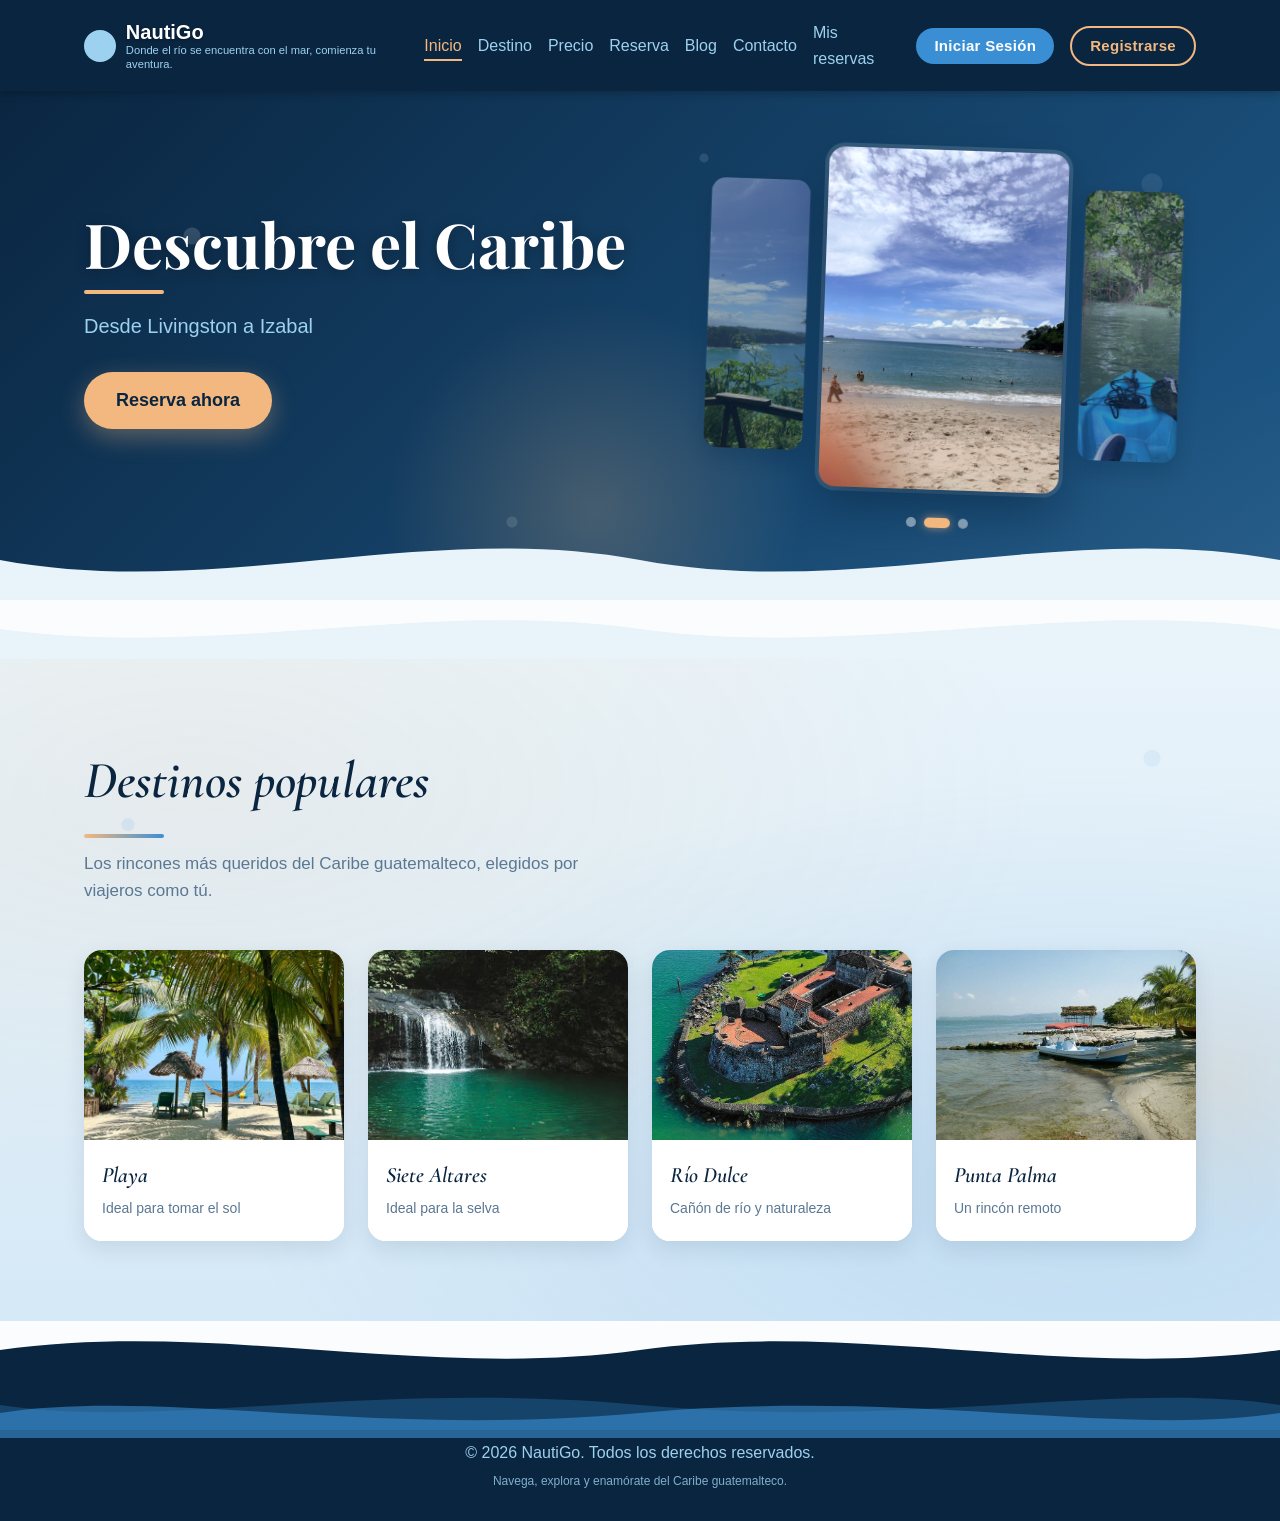
<file: NautiGo/index.html>
<!DOCTYPE html>
<html lang="es">
<head>
    <meta charset="UTF-8">
    <meta name="viewport" content="width=device-width, initial-scale=1.0">
    <title>NautiGo | Viajes en Lancha por el Caribe</title>

    <link rel="preconnect" href="https://fonts.googleapis.com">
    <link rel="preconnect" href="https://fonts.gstatic.com" crossorigin>
    <link href="https://fonts.googleapis.com/css2?family=Cormorant+Garamond:ital,wght@0,400;0,600;1,400;1,600&family=Playfair+Display:wght@400;700&display=swap" rel="stylesheet">

    <link rel="stylesheet" href="style.css">
</head>
<body>

    <!-- HEADER -->
    <header class="header">
        <div class="container">
            <div class="logo">
                <div class="logo-icon"></div>
                <div class="logo-info">
                    <span class="logo-text">NautiGo</span>
                    <small class="logo-lema">Donde el río se encuentra con el mar, comienza tu aventura.</small>
                </div>
            </div>
            <nav class="nav">
                <ul>
                    <li><a href="#" id="link-inicio" class="active">Inicio</a></li>
                    <li><a href="#" id="link-destino">Destino</a></li>
                    <li><a href="#">Precio</a></li>
                    <li><a href="#">Reserva</a></li>
                    <li><a href="#">Blog</a></li>
                    <li><a href="#">Contacto</a></li>
                    <li><a href="#" id="link-mis-reservas">Mis reservas</a></li>
                    <li id="header-usuario"></li>
                </ul>
            </nav>
        </div>
    </header>

    <!-- VISTA 1: INICIO -->
    <main id="vista-inicio">
        <section class="hero">
            <div class="container">
                <div class="hero-content">
                    <h1 class="hero-title">Descubre el Caribe</h1>
                    <p class="hero-subtitle">Desde Livingston a Izabal</p>
                    <a href="#" class="btn-cta">Reserva ahora</a>
                </div>
                <div class="hero-photo-wrap">
                    <div class="hero-carousel" id="heroCarousel">
                        <div class="carousel-slide" data-slide="0">
                            <img src="img/hero-boat.jpg" alt="Lancha 1">
                        </div>
                        <div class="carousel-slide active" data-slide="1">
                            <img src="img/hero-boat2.jpg" alt="Lancha 2">
                        </div>
                        <div class="carousel-slide" data-slide="2">
                            <img src="img/hero-boat3.jpg" alt="Lancha 3">
                        </div>
                        <button class="carousel-arrow carousel-arrow--prev" id="carouselPrev" aria-label="Anterior">‹</button>
                        <button class="carousel-arrow carousel-arrow--next" id="carouselNext" aria-label="Siguiente">›</button>
                        <div class="carousel-dots" id="carouselDots">
                            <button class="carousel-dot" data-slide="0" aria-label="1"></button>
                            <button class="carousel-dot active" data-slide="1" aria-label="2"></button>
                            <button class="carousel-dot" data-slide="2" aria-label="3"></button>
                        </div>
                    </div>
                </div>
            </div>
            <div class="hero-wave">
                <svg viewBox="0 0 1440 80" preserveAspectRatio="none">
                    <path d="M0,40 C240,80 480,0 720,40 C960,80 1200,0 1440,40 L1440,80 L0,80 Z"></path>
                </svg>
            </div>
        </section>

        <div class="wave-separator wave-separator--to-niebla">
            <svg viewBox="0 0 1440 60" preserveAspectRatio="none">
                <path d="M0,30 C240,60 480,0 720,30 C960,60 1200,0 1440,30 L1440,60 L0,60 Z"></path>
            </svg>
        </div>

        <section class="destinos" id="destinos">
            <div class="container">
                <h2 class="section-title">Destinos populares</h2>
                <p class="section-subtitle">Los rincones más queridos del Caribe guatemalteco, elegidos por viajeros como tú.</p>
                <div class="destinos-grid">
                    <article class="destino-card" id="card-playa">
                        <div class="card-image"><img src="img/playa.jpg" alt="Playa"></div>
                        <div class="card-content"><h3>Playa</h3><p>Ideal para tomar el sol</p></div>
                    </article>
                    <article class="destino-card" id="card-siete-altares">
                        <div class="card-image"><img src="img/siete-altares.jpg" alt="Siete Altares"></div>
                        <div class="card-content"><h3>Siete Altares</h3><p>Ideal para la selva</p></div>
                    </article>
                    <article class="destino-card" id="card-rio-dulce">
                        <div class="card-image"><img src="img/rio-dulce.jpg" alt="Río Dulce"></div>
                        <div class="card-content"><h3>Río Dulce</h3><p>Cañón de río y naturaleza</p></div>
                    </article>
                    <article class="destino-card" id="card-punta-palma">
                        <div class="card-image"><img src="img/punta-palma.jpg" alt="Punta Palma"></div>
                        <div class="card-content"><h3>Punta Palma</h3><p>Un rincón remoto</p></div>
                    </article>
                </div>
            </div>
        </section>

        <div class="wave-separator wave-separator--light-to-dark">
            <svg viewBox="0 0 1440 60" preserveAspectRatio="none">
                <path d="M0,30 C240,0 480,60 720,30 C960,0 1200,60 1440,30 L1440,60 L0,60 Z"></path>
            </svg>
        </div>
    </main>

    <!-- VISTA 2: DESTINOS -->
    <main id="vista-destinos" class="oculto">
        <section class="hero hero-destinos">
            <div class="container">
                <div class="hero-content">
                    <h1 class="hero-title">Nuestros destinos</h1>
                    <p class="hero-subtitle">Elige el servicio que buscas y baja a verlos.</p>
                </div>
            </div>
            <div class="bajar-aviso" aria-hidden="true">
                <span>Desliza hacia abajo</span>
                <i class="bajar-flecha"></i>
            </div>
        </section>
        <div class="wave-separator wave-separator--dark-to-light">
            <svg viewBox="0 0 1440 60" preserveAspectRatio="none">
                <path d="M0,30 C240,60 480,0 720,30 C960,60 1200,0 1440,30 L1440,60 L0,60 Z"></path>
            </svg>
        </div>
        <section class="destinos-area">
            <div class="container">
                <div class="filtro-caja" id="filtro-caja">
                    <div class="busca-caja">
                        <input type="search" id="destinos-buscar" placeholder="Buscar destino o servicio" aria-label="Buscar destino">
                    </div>
                    <div class="filtro-menu">
                        <p class="filtro-menu-titulo">Filtrar por (puedes combinar):</p>
                        <div class="filtro-opciones" id="filtro-opciones"></div>
                        <button type="button" id="filtro-limpiar" class="filtro-limpiar oculto">Limpiar filtros</button>
                    </div>
                </div>
                <p class="destinos-total" id="destinos-total"></p>
                <div class="lugares-grid" id="lugares-grid"></div>
            </div>
        </section>
    </main>

    <!-- VISTA 3: DETALLE -->
    <main id="vista-detalle" class="oculto">
        <section class="detalle-hero">
            <img id="detalle-imagen" alt="">
            <div class="detalle-overlay">
                <span id="detalle-tipo" class="lugar-tipo"></span>
                <h1 id="detalle-nombre"></h1>
                <p id="detalle-ubicacion"></p>
            </div>
        </section>
        <section class="detalle-area">
            <div class="container detalle-layout">
                <div class="detalle-principal">
                    <button id="btn-volver" class="btn-volver">← Volver</button>
                    <h2 class="detalle-subtitulo">Sobre este destino</h2>
                    <p id="detalle-descripcion" class="detalle-texto"></p>
                    <div id="detalle-cats" class="lugar-cats"></div>
                    <div class="detalle-cols">
                        <div class="detalle-col"><h3>Incluye</h3><ul id="detalle-incluye"></ul></div>
                        <div class="detalle-col"><h3>No incluye</h3><ul id="detalle-no-incluye"></ul></div>
                    </div>
                    <h2 class="detalle-subtitulo">Hoteles cercanos</h2>
                    <div id="detalle-hoteles" class="detalle-hoteles"></div>
                </div>
                <aside class="detalle-panel">
                    <h3>Calcula tu viaje</h3>
                    <label class="campo"><span>Fecha</span><input type="date" id="detalle-fecha"></label>
                    <div class="campo-doble">
                        <label class="campo"><span>Adultos</span><input type="number" id="detalle-adultos" min="1" max="12" value="2"></label>
                        <label class="campo"><span>Niños</span><input type="number" id="detalle-ninos" min="0" max="12" value="0"></label>
                    </div>
                    <label class="campo"><span>Lancha</span><select id="detalle-lancha"></select></label>
                    <label class="campo checkbox-campo"><input type="checkbox" id="detalle-con-hotel"><span>Agregar hotel</span></label>
                    <div id="detalle-hotel-selector" class="oculto">
                        <label class="campo"><span>Hotel</span><select id="detalle-hotel"></select></label>
                        <label class="campo"><span>Noches</span><input type="number" id="detalle-noches" min="1" max="30" value="1"></label>
                    </div>
                    <div class="detalle-desglose" id="detalle-desglose"></div>
                    <p id="detalle-sin-tour" class="detalle-sin-tour oculto">
                        Este destino todavía no tiene precio de tour cargado.
                        Escríbenos y te confirmamos el costo de la lancha.
                    </p>
                    <button class="btn-cta detalle-btn-reservar" id="detalle-btn-reservar">Reservar ahora</button>
                    <p id="detalle-temporada-info" class="detalle-temporada-info"></p>
                </aside>
            </div>
        </section>
    </main>

    <!-- VISTA 4: FORMULARIO -->
    <main id="vista-formulario" class="oculto">
        <section class="form-reserva-area">
            <div class="container">
                <button id="form-btn-volver" class="btn-volver">← Volver al detalle</button>
                <div class="form-reserva-layout">
                    <div class="form-reserva-principal">
                        <h1 class="form-reserva-titulo">Completa tu reserva</h1>
                        <p class="form-reserva-sub">Solo faltan tus datos para confirmar el viaje.</p>
                        <form id="form-reserva" novalidate>
                            <div class="campo"><label for="form-nombre">Nombre completo *</label><input type="text" id="form-nombre" required placeholder="Ej: Ana García"></div>
                            <div class="campo-doble">
                                <div class="campo"><label for="form-email">Correo electrónico *</label><input type="email" id="form-email" required placeholder="ana@correo.com"></div>
                                <div class="campo"><label for="form-telefono">Teléfono *</label><input type="tel" id="form-telefono" required placeholder="5555-1234"></div>
                            </div>
                            <div class="campo"><label for="form-notas">Notas adicionales (opcional)</label><textarea id="form-notas" rows="3" placeholder="Alergias, requerimientos especiales..."></textarea></div>
                            <div id="form-error" class="form-error oculto"></div>
                            <button type="submit" class="btn-cta form-btn-confirmar">Confirmar reserva</button>
                        </form>
                    </div>
                    <aside class="form-reserva-resumen">
                        <h3>Resumen de tu viaje</h3>
                        <div id="form-resumen-contenido"></div>
                    </aside>
                </div>
            </div>
        </section>
    </main>

    <!-- VISTA 5: CONFIRMACIÓN -->
    <main id="vista-confirmacion" class="oculto">
        <section class="confirmacion-area">
            <div class="container confirmacion-contenido">
                <div class="confirmacion-icono">✓</div>
                <h1 class="confirmacion-titulo">¡Reserva creada!</h1>
                <p class="confirmacion-sub">Tu código de reserva es:</p>
                <div class="confirmacion-codigo" id="confirmacion-codigo"></div>
                <p class="confirmacion-estado">Estado: <strong>Pendiente de confirmación por el lanchero</strong></p>
                <div class="confirmacion-detalle" id="confirmacion-detalle"></div>
                <div class="confirmacion-acciones">
                    <button id="btn-ver-mis-reservas" class="btn-cta">Ver mis reservas</button>
                    <button id="btn-volver-inicio" class="btn-secundario">Volver al inicio</button>
                </div>
            </div>
        </section>
    </main>

    <!-- VISTA 6: MIS RESERVAS -->
    <main id="vista-mis-reservas" class="oculto">
        <section class="mis-reservas-area">
            <div class="container">
                <button id="mis-reservas-volver" class="btn-volver">← Volver</button>
                <h1 class="mis-reservas-titulo">Mis reservas</h1>
                <p class="mis-reservas-sub">Estas son las reservas guardadas en este navegador.</p>
                <div id="mis-reservas-lista" class="mis-reservas-lista"></div>
                <p id="mis-reservas-vacio" class="mis-reservas-vacio oculto">Aún no tienes reservas. ¡Explora los destinos y reserva tu primer viaje!</p>
            </div>
        </section>
    </main>
<!-- VISTA: LOGIN -->
<main id="vista-login" class="oculto">
    <section class="auth-area">
        <div class="mar-hero"></div>
        <div class="container auth-layout">
            <div class="auth-card">
                <h1 class="auth-titulo">Iniciar sesión</h1>
                <p class="auth-sub">Bienvenido de vuelta a NautiGo</p>
                <form id="form-login">
                    <div class="campo">
                        <label for="login-email">Correo electrónico</label>
                        <input type="email" id="login-email" required placeholder="tu@correo.com">
                    </div>
                    <div class="campo">
                        <label for="login-password">Contraseña</label>
                        <input type="password" id="login-password" required placeholder="••••••">
                    </div>
                    <div id="login-error" class="form-error oculto"></div>
                    <button type="submit" class="btn-cta auth-btn">Entrar</button>
                </form>
                <p class="auth-alt">
                    ¿No tienes cuenta?
                    <a href="#" id="ir-registro">Regístrate aquí</a>
                </p>
                <p class="auth-admin-hint">
                    <small>Admin demo: <strong>admin@nautigo.com</strong> / <strong>admin123</strong></small>
                </p>
            </div>
        </div>
    </section>
</main>

<!-- VISTA: REGISTRO -->
<main id="vista-registro" class="oculto">
    <section class="auth-area">
        <div class="mar-hero"></div>
        <div class="container auth-layout">
            <div class="auth-card auth-card-wide">
                <h1 class="auth-titulo">Crear cuenta</h1>
                <p class="auth-sub">Únete a NautiGo como cliente o lanchero</p>

                <div class="reg-tabs">
                    <button type="button" class="reg-tab active" data-rol="cliente">Cliente</button>
                    <button type="button" class="reg-tab" data-rol="lanchero">Lanchero</button>
                </div>

                <input type="hidden" id="reg-rol" value="cliente">

                <form id="form-registro">
                    <div class="campo">
                        <label for="reg-nombre">Nombre completo *</label>
                        <input type="text" id="reg-nombre" required placeholder="Ana García">
                    </div>
                    <div class="campo-doble">
                        <div class="campo">
                            <label for="reg-email">Correo *</label>
                            <input type="email" id="reg-email" required placeholder="ana@correo.com">
                        </div>
                        <div class="campo">
                            <label for="reg-telefono">Teléfono</label>
                            <input type="tel" id="reg-telefono" placeholder="5555-1234">
                        </div>
                    </div>
                    <div class="campo">
                        <label for="reg-password">Contraseña * (mín. 6 caracteres)</label>
                        <input type="password" id="reg-password" required placeholder="••••••" minlength="6">
                    </div>

                    <div id="reg-campos-lanchero" class="oculto">
                        <h3 class="reg-seccion">Datos de tu lancha</h3>
                        <div class="campo">
                            <label for="reg-lancha-nombre">Nombre de la lancha</label>
                            <input type="text" id="reg-lancha-nombre" placeholder="Ej: La Perla">
                        </div>
                        <div class="campo-doble">
                            <div class="campo">
                                <label for="reg-lancha-capacidad">Capacidad (personas)</label>
                                <input type="number" id="reg-lancha-capacidad" value="8" min="1" max="30">
                            </div>
                            <div class="campo">
                                <label for="reg-lancha-motor">Motor (HP)</label>
                                <input type="number" id="reg-lancha-motor" value="40" min="5" max="300">
                            </div>
                        </div>
                        <div class="campo-doble">
                            <div class="campo">
                                <label for="reg-lancha-galones">Galones de tanque</label>
                                <input type="number" id="reg-lancha-galones" value="40" min="1" max="500">
                            </div>
                            <div class="campo">
                                <label for="reg-lancha-gasolina">Costo gasolina por hora (Q)</label>
                                <input type="number" id="reg-lancha-gasolina" value="80" min="10" step="5">
                            </div>
                        </div>
                    </div>

                    <div id="reg-error" class="form-error oculto"></div>
                    <button type="submit" class="btn-cta auth-btn">Registrarme</button>
                </form>
                <p class="auth-alt">
                    ¿Ya tienes cuenta?
                    <a href="#" id="ir-login">Inicia sesión</a>
                </p>
            </div>
        </div>
    </section>
</main>

<!-- VISTA: PANEL LANCHEO -->
<main id="vista-panel-lanchero" class="oculto">
    <section class="panel-area">
        <div class="mar-hero"></div>
        <div class="container">
            <button class="btn-volver" onclick="mostrarInicio()">← Volver al inicio</button>
            <h1 class="panel-titulo">Panel del Lanchero</h1>
            <p class="panel-sub">Gestiona tu cuenta y revisa tus reservas</p>

            <div class="panel-grid">
                <div class="panel-card">
                    <h3>Mi cuenta</h3>
                    <p><strong>Nombre:</strong> <span id="pl-nombre"></span></p>
                    <p><strong>Email:</strong> <span id="pl-email"></span></p>
                    <p><strong>Estado:</strong> <span id="pl-estado"></span></p>
                </div>

                <div class="panel-card">
                    <h3>Mi lancha</h3>
                    <p><strong>Nombre:</strong> <span id="pl-lancha-nombre"></span></p>
                    <p><strong>Capacidad:</strong> <span id="pl-lancha-capacidad"></span></p>
                    <p><strong>Tanque:</strong> <span id="pl-lancha-galones"></span></p>
                    <p><strong>Motor:</strong> <span id="pl-lancha-motor"></span></p>
                    <p><strong>Gasolina:</strong> <span id="pl-lancha-gasolina"></span></p>
                    <p><strong>Activa:</strong> <span id="pl-lancha-activa"></span></p>
                </div>
            </div>

            <h2 class="panel-seccion">Mis reservas</h2>
            <div id="pl-reservas" class="panel-lista"></div>
        </div>
    </section>
</main>

<!-- VISTA: PANEL ADMIN -->
<main id="vista-panel-admin" class="oculto">
    <section class="panel-area">
        <div class="mar-hero"></div>
        <div class="container">
            <button class="btn-volver" onclick="mostrarInicio()">← Volver al inicio</button>
            <h1 class="panel-titulo">Panel de Administración</h1>
            <p class="panel-sub">Gestiona lancheros, hoteles y reservas</p>

            <h2 class="panel-seccion">Lancheros</h2>
            <div id="admin-lancheros" class="panel-lista"></div>

            <h2 class="panel-seccion">Hoteles</h2>
            <form id="form-hotel-admin" class="admin-form-hotel">
                <div class="campo-doble">
                    <div class="campo">
                        <label>Nombre</label>
                        <input type="text" id="hotel-nombre" required placeholder="Hotel Paraíso">
                    </div>
                    <div class="campo">
                        <label>Categoría</label>
                        <select id="hotel-categoria">
                            <option value="economico">Económico</option>
                            <option value="medio" selected>Medio</option>
                            <option value="boutique">Boutique</option>
                        </select>
                    </div>
                </div>
                <div class="campo-doble">
                    <div class="campo">
                        <label>Precio por noche (Q)</label>
                        <input type="number" id="hotel-precio" required min="50" step="50">
                    </div>
                    <div class="campo">
                        <label>Estrellas (1-5)</label>
                        <input type="number" id="hotel-estrellas" min="1" max="5" value="3">
                    </div>
                </div>
                <div class="campo">
                    <label>Ubicación</label>
                    <input type="text" id="hotel-ubicacion" placeholder="Livingston centro">
                </div>
                <div class="campo">
                    <label>Descripción</label>
                    <textarea id="hotel-descripcion" rows="2" placeholder="Hotel con vista al mar..."></textarea>
                </div>
                <button type="submit" class="btn-cta">Agregar hotel</button>
            </form>
            <div id="admin-hoteles" class="panel-lista"></div>

            <h2 class="panel-seccion">Todas las reservas</h2>
            <div id="admin-reservas" class="panel-lista"></div>
        </div>
    </section>
</main>
    <!-- FOOTER -->
    <footer class="footer">
        <div class="container">
            <p>&copy; 2026 NautiGo. Todos los derechos reservados.</p>
            <small class="footer-lema">Navega, explora y enamórate del Caribe guatemalteco.</small>
        </div>
    </footer>

    <!-- SCRIPTS -->
    <script src="datos.js"></script>
    <script src="auth.js"></script>
    <script src="auth-ui.js"></script>
    <script>
        /* NAVEGACIÓN */
        var vistaInicio      = document.getElementById('vista-inicio');
        var vistaDestinos    = document.getElementById('vista-destinos');
        var vistaDetalle     = document.getElementById('vista-detalle');
        var vistaFormulario  = document.getElementById('vista-formulario');
        var vistaConfirmacion= document.getElementById('vista-confirmacion');
        var vistaMisReservas = document.getElementById('vista-mis-reservas');
        var linkInicio       = document.getElementById('link-inicio');
        var linkDestino      = document.getElementById('link-destino');

        function ocultarTodas() {
    vistaInicio.classList.add('oculto');
    vistaDestinos.classList.add('oculto');
    vistaDetalle.classList.add('oculto');
    vistaFormulario.classList.add('oculto');
    vistaConfirmacion.classList.add('oculto');
    vistaMisReservas.classList.add('oculto');
    document.getElementById('vista-login').classList.add('oculto');
    document.getElementById('vista-registro').classList.add('oculto');
    document.getElementById('vista-panel-lanchero').classList.add('oculto');
    document.getElementById('vista-panel-admin').classList.add('oculto');
}

        function mostrarInicio(e) {
            if (e) e.preventDefault();
            ocultarTodas();
            vistaInicio.classList.remove('oculto');
            linkInicio.classList.add('active');
            linkDestino.classList.remove('active');
            window.scrollTo(0, 0);
        }

        function mostrarDestinos(e) {
            if (e) e.preventDefault();
            ocultarTodas();
            vistaDestinos.classList.remove('oculto');
            linkDestino.classList.add('active');
            linkInicio.classList.remove('active');
            window.scrollTo(0, 0);
        }

        linkInicio.addEventListener('click', mostrarInicio);
        linkDestino.addEventListener('click', mostrarDestinos);

        /* LUGARES */
        var lugaresGrid = document.getElementById('lugares-grid');
        var filtrosActivos = [];
        var busqueda = '';
        var detalleActualId = null;
        var reservaEnProceso = null;

        function normalizar(txt) {
            return String(txt || '').toLowerCase().normalize('NFD').replace(/[̀-ͯ]/g, '');
        }

        function destinoTieneTour(destinoId) {
            return !!tourDeDestino(destinoId);
        }

        function destinosFiltrados() {
            var q = normalizar(busqueda).trim();
            return destinos.filter(function (d) {
                var cats = d.categorias || [];
                for (var i = 0; i < filtrosActivos.length; i++) {
                    if (cats.indexOf(filtrosActivos[i]) < 0) return false;
                }
                if (!q) return true;
                var texto = normalizar([
                    d.nombre, d.ubicacion, d.descripcionCorta,
                    (d.categorias || []).map(function (c) { return CATEGORIAS[c] || c; }).join(' ')
                ].join(' '));
                return texto.indexOf(q) >= 0;
            });
        }

        function renderizarLugares() {
            lugaresGrid.innerHTML = '';
            var filtrados = destinosFiltrados();

            var total = document.getElementById('destinos-total');
            var etiqueta = filtrados.length === 1 ? ' lugar' : ' lugares';
            total.innerHTML = '<strong>' + filtrados.length + etiqueta + '</strong>' +
                (filtrosActivos.length
                    ? ' · ' + filtrosActivos.map(function (c) { return esc(CATEGORIAS[c]); }).join(' + ')
                    : '');

            if (!filtrados.length) {
                lugaresGrid.innerHTML =
                    '<p class="lugares-vacio">Ningún destino coincide con esa combinación.' +
                    ' Prueba con un solo servicio o cambia la búsqueda.</p>';
                actualizarLimpiar();
                return;
            }

            filtrados.forEach(function (lugar, i) {
                var card = document.createElement('article');
                card.className = 'destino-card';
                card.style.animationDelay = Math.min(i, 11) * 0.05 + 's';
                card.setAttribute('data-id', lugar.id);

                var foto = lugar.imagen
                    ? '<img src="' + lugar.imagen + '" alt="' + esc(lugar.nombre) + '" loading="lazy">'
                    : '<span>' + esc(lugar.nombre) + '</span>';

                var cats = (lugar.categorias || []).slice();
                cats.sort(function (a, b) {
                    return (filtrosActivos.indexOf(b) >= 0 ? 1 : 0) -
                           (filtrosActivos.indexOf(a) >= 0 ? 1 : 0);
                });
                var visibles = cats.slice(0, 3);
                var ocultas = cats.length - visibles.length;
                var chips = visibles.map(function (c) {
                    var activo = filtrosActivos.indexOf(c) >= 0;
                    return '<span class="cat-chip' + (activo ? ' activo' : '') + '">' +
                           esc(CATEGORIAS[c] || c) + '</span>';
                }).join('') + (ocultas > 0 ? '<span class="cat-chip cat-chip-mas">+' + ocultas + '</span>' : '');

                card.innerHTML =
                    '<div class="card-image' + (lugar.imagen ? '' : ' sin-foto') + '">' + foto + '</div>' +
                    '<div class="card-content">' +
                        '<div class="lugar-cab">' +
                            '<span class="lugar-tipo">' + esc(CATEGORIAS[lugar.tipo] || lugar.tipo) + '</span>' +
                            (destinoTieneTour(lugar.id) ? '' : '<span class="lugar-aviso">Precio por confirmar</span>') +
                        '</div>' +
                        '<h3>' + esc(lugar.nombre) + '</h3>' +
                        '<p>' + esc(lugar.descripcionCorta) + '</p>' +
                        '<div class="lugar-cats">' + chips + '</div>' +
                    '</div>';
                card.addEventListener('click', function () { abrirDetalle(lugar.id); });
                lugaresGrid.appendChild(card);
            });
            actualizarLimpiar();
        }

        function actualizarLimpiar() {
            var hay = filtrosActivos.length > 0 || busqueda.trim() !== '';
            document.getElementById('filtro-limpiar').classList.toggle('oculto', !hay);
        }

        function construirFiltros() {
            var caja = document.getElementById('filtro-opciones');
            caja.innerHTML = '';
            var cuentas = {};
            destinos.forEach(function (d) {
                (d.categorias || []).forEach(function (c) { cuentas[c] = (cuentas[c] || 0) + 1; });
            });
            Object.keys(CATEGORIAS).forEach(function (cat) {
                if (!cuentas[cat]) return;
                var b = document.createElement('button');
                b.type = 'button';
                b.className = 'filtro-opcion';
                b.setAttribute('data-cat', cat);
                b.innerHTML = esc(CATEGORIAS[cat]) + '<span class="filtro-cuenta">' + cuentas[cat] + '</span>';
                b.addEventListener('click', function () {
                    var i = filtrosActivos.indexOf(cat);
                    if (i >= 0) filtrosActivos.splice(i, 1); else filtrosActivos.push(cat);
                    b.classList.toggle('active', i < 0);
                    renderizarLugares();
                });
                caja.appendChild(b);
            });
        }

        document.getElementById('destinos-buscar').addEventListener('input', function () {
            busqueda = this.value;
            renderizarLugares();
        });

        document.getElementById('filtro-limpiar').addEventListener('click', function () {
            filtrosActivos = [];
            busqueda = '';
            document.getElementById('destinos-buscar').value = '';
            document.querySelectorAll('.filtro-opcion.active').forEach(function (o) { o.classList.remove('active'); });
            renderizarLugares();
        });

        construirFiltros();
        renderizarLugares();

        /* PARALLAX */
        (function () {
            var root = document.documentElement;
            var header = document.querySelector('.header');
            var ticking = false;
            function onScroll() {
                var y = window.scrollY || window.pageYOffset;
                root.style.setProperty('--scroll-y', y + 'px');
                if (y > 40) header.classList.add('scrolled');
                else header.classList.remove('scrolled');
                ticking = false;
            }
            window.addEventListener('scroll', function () {
                if (!ticking) {
                    window.requestAnimationFrame(onScroll);
                    ticking = true;
                }
            }, { passive: true });
            onScroll();
        })();

        /* CARRUSEL */
        (function () {
            var carrusel = document.getElementById('heroCarousel');
            if (!carrusel) return;
            var slides = carrusel.querySelectorAll('.carousel-slide');
            var dots   = carrusel.querySelectorAll('.carousel-dot');
            var prev   = document.getElementById('carouselPrev');
            var next   = document.getElementById('carouselNext');
            var actual = 1, total = slides.length, intervalo = null, tiempoAuto = 5000, pausado = false, animando = false;

            function irA(indice) {
                if (animando) return;
                if (indice < 0) indice = total - 1;
                if (indice >= total) indice = 0;
                if (indice === actual) return;
                animando = true;
                slides.forEach(function (s, i) { s.classList.toggle('active', i === indice); });
                dots.forEach(function (d, i) { d.classList.toggle('active', i === indice); });
                actual = indice;
                setTimeout(function () { animando = false; }, 720);
            }
            function siguiente() { irA(actual + 1); }
            function anterior()  { irA(actual - 1); }

            next.addEventListener('click', function () { siguiente(); reiniciarAuto(); });
            prev.addEventListener('click', function () { anterior(); reiniciarAuto(); });

            slides.forEach(function (slide, i) {
                slide.addEventListener('click', function () { irA(i); reiniciarAuto(); });
            });
            dots.forEach(function (dot) {
                dot.addEventListener('click', function () { irA(parseInt(dot.getAttribute('data-slide'), 10)); reiniciarAuto(); });
            });

            function iniciarAuto() {
                detenerAuto();
                intervalo = setInterval(function () { if (!pausado && !animando) siguiente(); }, tiempoAuto);
            }
            function detenerAuto() { if (intervalo) { clearInterval(intervalo); intervalo = null; } }
            function reiniciarAuto() { iniciarAuto(); }

            carrusel.addEventListener('mouseenter', function () { pausado = true; });
            carrusel.addEventListener('mouseleave', function () { pausado = false; });

            document.addEventListener('keydown', function (e) {
                if (vistaInicio.classList.contains('oculto')) return;
                if (e.key === 'ArrowLeft')  { anterior();  reiniciarAuto(); }
                if (e.key === 'ArrowRight') { siguiente(); reiniciarAuto(); }
            });

            var touchStartX = 0;
            carrusel.addEventListener('touchstart', function (e) { touchStartX = e.changedTouches[0].screenX; }, { passive: true });
            carrusel.addEventListener('touchend', function (e) {
                var diff = e.changedTouches[0].screenX - touchStartX;
                if (Math.abs(diff) > 40) { if (diff < 0) siguiente(); else anterior(); reiniciarAuto(); }
            }, { passive: true });

            iniciarAuto();
        })();

        /* DETALLE */
        function hoyISO() {
            var d = new Date();
            return d.getFullYear() + '-' + String(d.getMonth()+1).padStart(2,'0') + '-' + String(d.getDate()).padStart(2,'0');
        }

        function abrirDetalle(destinoId) {
            var destino = destinos.find(function (d) { return d.id === destinoId; });
            if (!destino) return;
            var tour = tourDeDestino(destinoId);
            detalleActualId = destinoId;

            var foto = document.getElementById('detalle-imagen');
            if (destino.imagen) {
                foto.src = destino.imagen;
                foto.alt = destino.nombre;
                foto.classList.remove('oculto');
            } else {
                foto.removeAttribute('src');
                foto.classList.add('oculto');
            }
            document.getElementById('detalle-nombre').textContent = destino.nombre;
            document.getElementById('detalle-tipo').textContent = CATEGORIAS[destino.tipo] || destino.tipo;
            document.getElementById('detalle-ubicacion').textContent = destino.ubicacion;
            document.getElementById('detalle-descripcion').textContent = destino.descripcionLarga;

            var contCats = document.getElementById('detalle-cats');
            contCats.innerHTML = (destino.categorias || []).map(function (c) {
                return '<span class="cat-chip">' + esc(CATEGORIAS[c] || c) + '</span>';
            }).join('');

            var ulIncluye = document.getElementById('detalle-incluye');
            var ulNo = document.getElementById('detalle-no-incluye');
            ulIncluye.innerHTML = '';
            ulNo.innerHTML = '';
            destino.incluye.forEach(function (i) { var li = document.createElement('li'); li.textContent = i; ulIncluye.appendChild(li); });
            destino.noIncluye.forEach(function (i) { var li = document.createElement('li'); li.textContent = i; ulNo.appendChild(li); });

            var contHoteles = document.getElementById('detalle-hoteles');
            contHoteles.innerHTML = '';
            hoteles.forEach(function (h) {
                var estrellas = '★'.repeat(h.estrellas) + '☆'.repeat(5 - h.estrellas);
                var div = document.createElement('div');
                div.className = 'hotel-mini';
                div.innerHTML =
                    '<span class="categoria">' + h.categoria + '</span>' +
                    '<h4>' + h.nombre + '</h4>' +
                    '<div class="estrellas">' + estrellas + '</div>' +
                    '<div class="precio">' + Q(h.precioNoche) + ' <small>/noche</small></div>';
                contHoteles.appendChild(div);
            });

            document.getElementById('detalle-fecha').value = hoyISO();
            document.getElementById('detalle-fecha').min = hoyISO();
            document.getElementById('detalle-adultos').value = tour ? Math.max(tour.minPersonas || 1, 2) : 2;
            document.getElementById('detalle-ninos').value = 0;

            var selectLancha = document.getElementById('detalle-lancha');
            selectLancha.innerHTML = '';
            lanchas.filter(function (l) { return l.activa; }).forEach(function (l) {
                var lanchero = lancheroDeLancha(l.id);
                var opt = document.createElement('option');
                opt.value = l.id;
                opt.textContent = l.nombre + ' — ' + lanchero.nombre + ' (cap. ' + l.capacidad + ')';
                selectLancha.appendChild(opt);
            });

            var selectHotel = document.getElementById('detalle-hotel');
            selectHotel.innerHTML = '';
            hoteles.forEach(function (h) {
                var opt = document.createElement('option');
                opt.value = h.id;
                opt.textContent = h.nombre + ' — ' + Q(h.precioNoche) + '/noche';
                selectHotel.appendChild(opt);
            });

            document.getElementById('detalle-con-hotel').checked = false;
            document.getElementById('detalle-hotel-selector').classList.add('oculto');
            document.getElementById('detalle-noches').value = 1;

            var panel = document.querySelector('.detalle-panel');
            panel.classList.toggle('sin-tour', !tour);
            document.getElementById('detalle-sin-tour').classList.toggle('oculto', !!tour);

            actualizarDesglose();

            ocultarTodas();
            vistaDetalle.classList.remove('oculto');
            window.scrollTo(0, 0);
        }

        function actualizarDesglose() {
            if (!detalleActualId) return;
            var tour = tourDeDestino(detalleActualId);
            if (!tour) return;
            var fecha = document.getElementById('detalle-fecha').value || hoyISO();
            var adultos = parseInt(document.getElementById('detalle-adultos').value, 10) || 1;
            var ninos = parseInt(document.getElementById('detalle-ninos').value, 10) || 0;
            var lanchaId = document.getElementById('detalle-lancha').value;
            var conHotel = document.getElementById('detalle-con-hotel').checked;
            var hotelId = conHotel ? document.getElementById('detalle-hotel').value : null;
            var noches = conHotel ? (parseInt(document.getElementById('detalle-noches').value, 10) || 1) : 0;

            var resultado = calcularPrecioReserva({
                tourId: tour.id, lanchaId: lanchaId, fecha: fecha,
                adultos: adultos, ninos: ninos, hotelId: hotelId, noches: noches
            });

            var d = resultado.desglose;
            var html = '';

            if (tour.tipoPrecio === 'persona') {
                html += '<div class="desglose-linea"><span>' + adultos + ' adulto(s) × ' + Q(tour.precioAdulto) + '</span><span>' + Q(tour.precioAdulto * adultos) + '</span></div>';
                if (ninos > 0) {
                    html += '<div class="desglose-linea"><span>' + ninos + ' niño(s) × ' + Q(tour.precioNino) + '</span><span>' + Q(tour.precioNino * ninos) + '</span></div>';
                }
            } else {
                html += '<div class="desglose-linea"><span>Lancha completa</span><span>' + Q(tour.precioLancha) + '</span></div>';
            }

            html += '<div class="desglose-linea"><span>Gasolina</span><span>' + Q(d.gasolina) + '</span></div>';

            if (d.costoHotel > 0) {
                html += '<div class="desglose-linea"><span>Hotel (' + noches + ' noche' + (noches > 1 ? 's' : '') + ')</span><span>' + Q(d.costoHotel) + '</span></div>';
            }
            if (d.multiplicador !== 1) {
                html += '<div class="desglose-linea"><span>Temporada (' + resultado.temporada.nombre + ' ×' + d.multiplicador + ')</span><span>' + Q(d.total - d.subtotal) + '</span></div>';
            }
            html += '<div class="desglose-linea desglose-total"><span>Total</span><span>' + Q(d.total) + '</span></div>';
            document.getElementById('detalle-desglose').innerHTML = html;

            var info = document.getElementById('detalle-temporada-info');
            info.textContent = resultado.temporada.nombre + ' (×' + resultado.temporada.multiplicador + ')';
            info.className = 'detalle-temporada-info' + (resultado.temporada.id === 'alta' ? ' alta' : '');
        }

        ['detalle-fecha','detalle-adultos','detalle-ninos','detalle-lancha','detalle-hotel','detalle-noches'].forEach(function (id) {
            var el = document.getElementById(id);
            if (el) { el.addEventListener('input', actualizarDesglose); el.addEventListener('change', actualizarDesglose); }
        });

        document.getElementById('detalle-con-hotel').addEventListener('change', function () {
            document.getElementById('detalle-hotel-selector').classList.toggle('oculto', !this.checked);
            actualizarDesglose();
        });

        document.getElementById('btn-volver').addEventListener('click', function () {
            ocultarTodas();
            vistaDestinos.classList.remove('oculto');
            linkDestino.classList.add('active');
            linkInicio.classList.remove('active');
            window.scrollTo(0, 0);
        });

        /* TARJETAS DESTACADAS DEL INICIO */
        var mapaTarjetas = {
            'card-playa': 'playa-blanca',
            'card-siete-altares': 'siete-altares',
            'card-rio-dulce': 'rio-dulce',
            'card-punta-palma': 'punta-palma'
        };
        Object.keys(mapaTarjetas).forEach(function (cardId) {
            var card = document.getElementById(cardId);
            if (card) {
                card.style.cursor = 'pointer';
                card.addEventListener('click', function () { abrirDetalle(mapaTarjetas[cardId]); });
            }
        });

        /* RESERVAS */
        var RESERVAS_KEY = 'nautigo_reservas';

        function leerReservas() {
            try { var d = localStorage.getItem(RESERVAS_KEY); return d ? JSON.parse(d) : []; }
            catch (e) { return []; }
        }
        function guardarReservas(lista) { localStorage.setItem(RESERVAS_KEY, JSON.stringify(lista)); }
        function agregarReserva(r) { var l = leerReservas(); l.unshift(r); guardarReservas(l); }
        function actualizarEstadoReserva(codigo, estado) {
            var l = leerReservas();
            var i = l.findIndex(function (r) { return r.codigo === codigo; });
            if (i >= 0) { l[i].estado = estado; guardarReservas(l); }
            return i >= 0;
        }
        function eliminarReserva(codigo) {
            var l = leerReservas();
            l = l.filter(function (r) { return r.codigo !== codigo; });
            guardarReservas(l);
        }
        function generarCodigo() {
            var year = new Date().getFullYear();
            var lista = leerReservas();
            var num = lista.length + 1;
            var codigo;
            do {
                codigo = 'NGO-' + year + '-' + String(num).padStart(4, '0');
                num++;
            } while (lista.some(function (r) { return r.codigo === codigo; }));
            return codigo;
        }

        function abrirFormulario() {
            if (!detalleActualId) return;
            var tour = tourDeDestino(detalleActualId);
            if (!tour) return;

            var fecha = document.getElementById('detalle-fecha').value;
            var adultos = parseInt(document.getElementById('detalle-adultos').value, 10) || 1;
            var ninos = parseInt(document.getElementById('detalle-ninos').value, 10) || 0;
            var lanchaId = document.getElementById('detalle-lancha').value;
            var conHotel = document.getElementById('detalle-con-hotel').checked;
            var hotelId = conHotel ? document.getElementById('detalle-hotel').value : null;
            var noches = conHotel ? (parseInt(document.getElementById('detalle-noches').value, 10) || 1) : 0;

            var resultado = calcularPrecioReserva({
                tourId: tour.id, lanchaId: lanchaId, fecha: fecha,
                adultos: adultos, ninos: ninos, hotelId: hotelId, noches: noches
            });

            var destino = destinos.find(function (d) { return d.id === detalleActualId; });
            var lanchero = lancheroDeLancha(lanchaId);

            reservaEnProceso = {
                destinoId: detalleActualId, destinoNombre: destino.nombre,
                tourId: tour.id, tourNombre: tour.nombre,
                lanchaId: lanchaId, lanchaNombre: resultado.lancha.nombre, lancheroNombre: lanchero.nombre,
                fecha: fecha, adultos: adultos, ninos: ninos,
                hotelId: hotelId, hotelNombre: resultado.hotel ? resultado.hotel.nombre : null, noches: noches,
                desglose: resultado.desglose, temporada: resultado.temporada
            };

            var html = '';
            html += '<div class="resumen-item"><span>Destino</span><strong>' + destino.nombre + '</strong></div>';
            html += '<div class="resumen-item"><span>Tour</span><strong>' + tour.nombre + '</strong></div>';
            html += '<div class="resumen-item"><span>Fecha</span><strong>' + fecha + '</strong></div>';
            html += '<div class="resumen-item"><span>Lancha</span><strong>' + resultado.lancha.nombre + '</strong></div>';
            html += '<div class="resumen-item"><span>Lanchero</span><strong>' + lanchero.nombre + '</strong></div>';
            html += '<div class="resumen-item"><span>Personas</span><strong>' + adultos + ' adulto(s), ' + ninos + ' niño(s)</strong></div>';
            if (hotelId) {
                html += '<div class="resumen-item"><span>Hotel</span><strong>' + resultado.hotel.nombre + ' (' + noches + ' noche' + (noches > 1 ? 's' : '') + ')</strong></div>';
            }
            html += '<div class="resumen-item total"><span>Total</span><span>' + Q(reservaEnProceso.desglose.total) + '</span></div>';
            document.getElementById('form-resumen-contenido').innerHTML = html;

            document.getElementById('form-reserva').reset();
            document.getElementById('form-error').classList.add('oculto');

            ocultarTodas();
            vistaFormulario.classList.remove('oculto');
            window.scrollTo(0, 0);
        }

        document.getElementById('detalle-btn-reservar').addEventListener('click', abrirFormulario);

        document.getElementById('form-reserva').addEventListener('submit', function (e) {
            e.preventDefault();
            var nombre = document.getElementById('form-nombre').value.trim();
            var email = document.getElementById('form-email').value.trim();
            var telefono = document.getElementById('form-telefono').value.trim();
            var notas = document.getElementById('form-notas').value.trim();
            var error = document.getElementById('form-error');

            if (!nombre || nombre.length < 3) { error.textContent = 'Por favor escribe tu nombre completo.'; error.classList.remove('oculto'); return; }
            if (!email || !/^[^\s@]+@[^\s@]+\.[^\s@]+$/.test(email)) { error.textContent = 'Por favor escribe un correo válido.'; error.classList.remove('oculto'); return; }
            if (!telefono || telefono.length < 7) { error.textContent = 'Por favor escribe un teléfono válido.'; error.classList.remove('oculto'); return; }

            var codigo = generarCodigo();
            var reserva = {
                codigo: codigo,
                creadaEn: new Date().toISOString(),
                estado: 'pendiente',
                cliente: { nombre: nombre, email: email, telefono: telefono },
                notas: notas,
                destinoId: reservaEnProceso.destinoId, destinoNombre: reservaEnProceso.destinoNombre,
                tourId: reservaEnProceso.tourId, tourNombre: reservaEnProceso.tourNombre,
                lanchaId: reservaEnProceso.lanchaId, lanchaNombre: reservaEnProceso.lanchaNombre,
                lancheroNombre: reservaEnProceso.lancheroNombre,
                fecha: reservaEnProceso.fecha, adultos: reservaEnProceso.adultos, ninos: reservaEnProceso.ninos,
                hotelId: reservaEnProceso.hotelId, hotelNombre: reservaEnProceso.hotelNombre, noches: reservaEnProceso.noches,
                desglose: reservaEnProceso.desglose, temporada: reservaEnProceso.temporada
            };
            agregarReserva(reserva);
            // Sumar puntos si hay sesión de cliente
            var sesion = leerSesion();
            if (sesion && sesion.rol === 'cliente') {
                var puntosGanados = calcularPuntosGanados(reserva.desglose.total);
                agregarPuntos(puntosGanados);
                reserva.puntosGanados = puntosGanados;
            }
            mostrarConfirmacion(reserva);
        });

        function mostrarConfirmacion(reserva) {
            document.getElementById('confirmacion-codigo').textContent = reserva.codigo;
            var html = '';
            html += '<div class="resumen-item"><span>Destino</span><strong>' + reserva.destinoNombre + '</strong></div>';
            html += '<div class="resumen-item"><span>Fecha</span><strong>' + reserva.fecha + '</strong></div>';
            html += '<div class="resumen-item"><span>Lancha</span><strong>' + reserva.lanchaNombre + ' — ' + reserva.lancheroNombre + '</strong></div>';
            html += '<div class="resumen-item"><span>Personas</span><strong>' + reserva.adultos + ' adulto(s), ' + reserva.ninos + ' niño(s)</strong></div>';
            if (reserva.hotelNombre) {
                html += '<div class="resumen-item"><span>Hotel</span><strong>' + reserva.hotelNombre + ' (' + reserva.noches + ' noche' + (reserva.noches > 1 ? 's' : '') + ')</strong></div>';
            }
            html += '<div class="resumen-item total"><span>Total</span><span>' + Q(reserva.desglose.total) + '</span></div>';
            document.getElementById('confirmacion-detalle').innerHTML = html;

            ocultarTodas();
            vistaConfirmacion.classList.remove('oculto');
            window.scrollTo(0, 0);
        }

        function abrirMisReservas() {
            var lista = leerReservas();
            var cont = document.getElementById('mis-reservas-lista');
            var vacio = document.getElementById('mis-reservas-vacio');
            cont.innerHTML = '';

            if (lista.length === 0) {
                cont.classList.add('oculto');
                vacio.classList.remove('oculto');
            } else {
                cont.classList.remove('oculto');
                vacio.classList.add('oculto');
                lista.forEach(function (r, i) {
                    var card = document.createElement('div');
                    card.className = 'reserva-card estado-' + r.estado;
                    card.style.animationDelay = (i * 0.06) + 's';
                    var estadoTexto = { pendiente: '⏳ Pendiente', confirmada: '✅ Confirmada', cancelada: '❌ Cancelada', completada: '🏁 Completada' }[r.estado] || r.estado;
                    var acciones = '';
                    if (r.estado === 'pendiente') {
                        acciones = '<button class="cancelar" data-codigo="' + r.codigo + '">Cancelar reserva</button>';
                    } else if (r.estado === 'cancelada') {
                        acciones = '<button data-codigo="' + r.codigo + '" data-accion="eliminar">Eliminar del historial</button>';
                    }
                    card.innerHTML =
                        '<div>' +
                            '<div class="reserva-codigo">' + r.codigo + '</div>' +
                            '<div class="reserva-nombre">' + r.destinoNombre + '</div>' +
                            '<div class="reserva-fecha-lugar">📅 ' + r.fecha + ' · 👥 ' + r.adultos + ' adulto(s), ' + r.ninos + ' niño(s)</div>' +
                        '</div>' +
                        '<div>' +
                            '<div class="reserva-total">' + Q(r.desglose.total) + '</div>' +
                            '<div class="reserva-estado">' + estadoTexto + '</div>' +
                        '</div>' +
                        (acciones ? '<div class="reserva-acciones">' + acciones + '</div>' : '');
                    cont.appendChild(card);
                });
                cont.querySelectorAll('button').forEach(function (btn) {
                    btn.addEventListener('click', function () {
                        var codigo = btn.getAttribute('data-codigo');
                        var accion = btn.getAttribute('data-accion');
                        if (accion === 'eliminar') {
                            if (confirm('¿Eliminar esta reserva del historial?')) { eliminarReserva(codigo); abrirMisReservas(); }
                        } else {
                            if (confirm('¿Seguro que quieres cancelar la reserva ' + codigo + '?')) { actualizarEstadoReserva(codigo, 'cancelada'); abrirMisReservas(); }
                        }
                    });
                });
            }
            ocultarTodas();
            vistaMisReservas.classList.remove('oculto');
            window.scrollTo(0, 0);
        }

        document.getElementById('form-btn-volver').addEventListener('click', function () {
            ocultarTodas();
            vistaDetalle.classList.remove('oculto');
            window.scrollTo(0, 0);
        });
        document.getElementById('btn-ver-mis-reservas').addEventListener('click', abrirMisReservas);
        document.getElementById('btn-volver-inicio').addEventListener('click', function () { mostrarInicio(); });
        document.getElementById('mis-reservas-volver').addEventListener('click', function () { mostrarInicio(); });
        document.getElementById('link-mis-reservas').addEventListener('click', function (e) { e.preventDefault(); abrirMisReservas(); });
    </script>

</body>
</html>
</file>
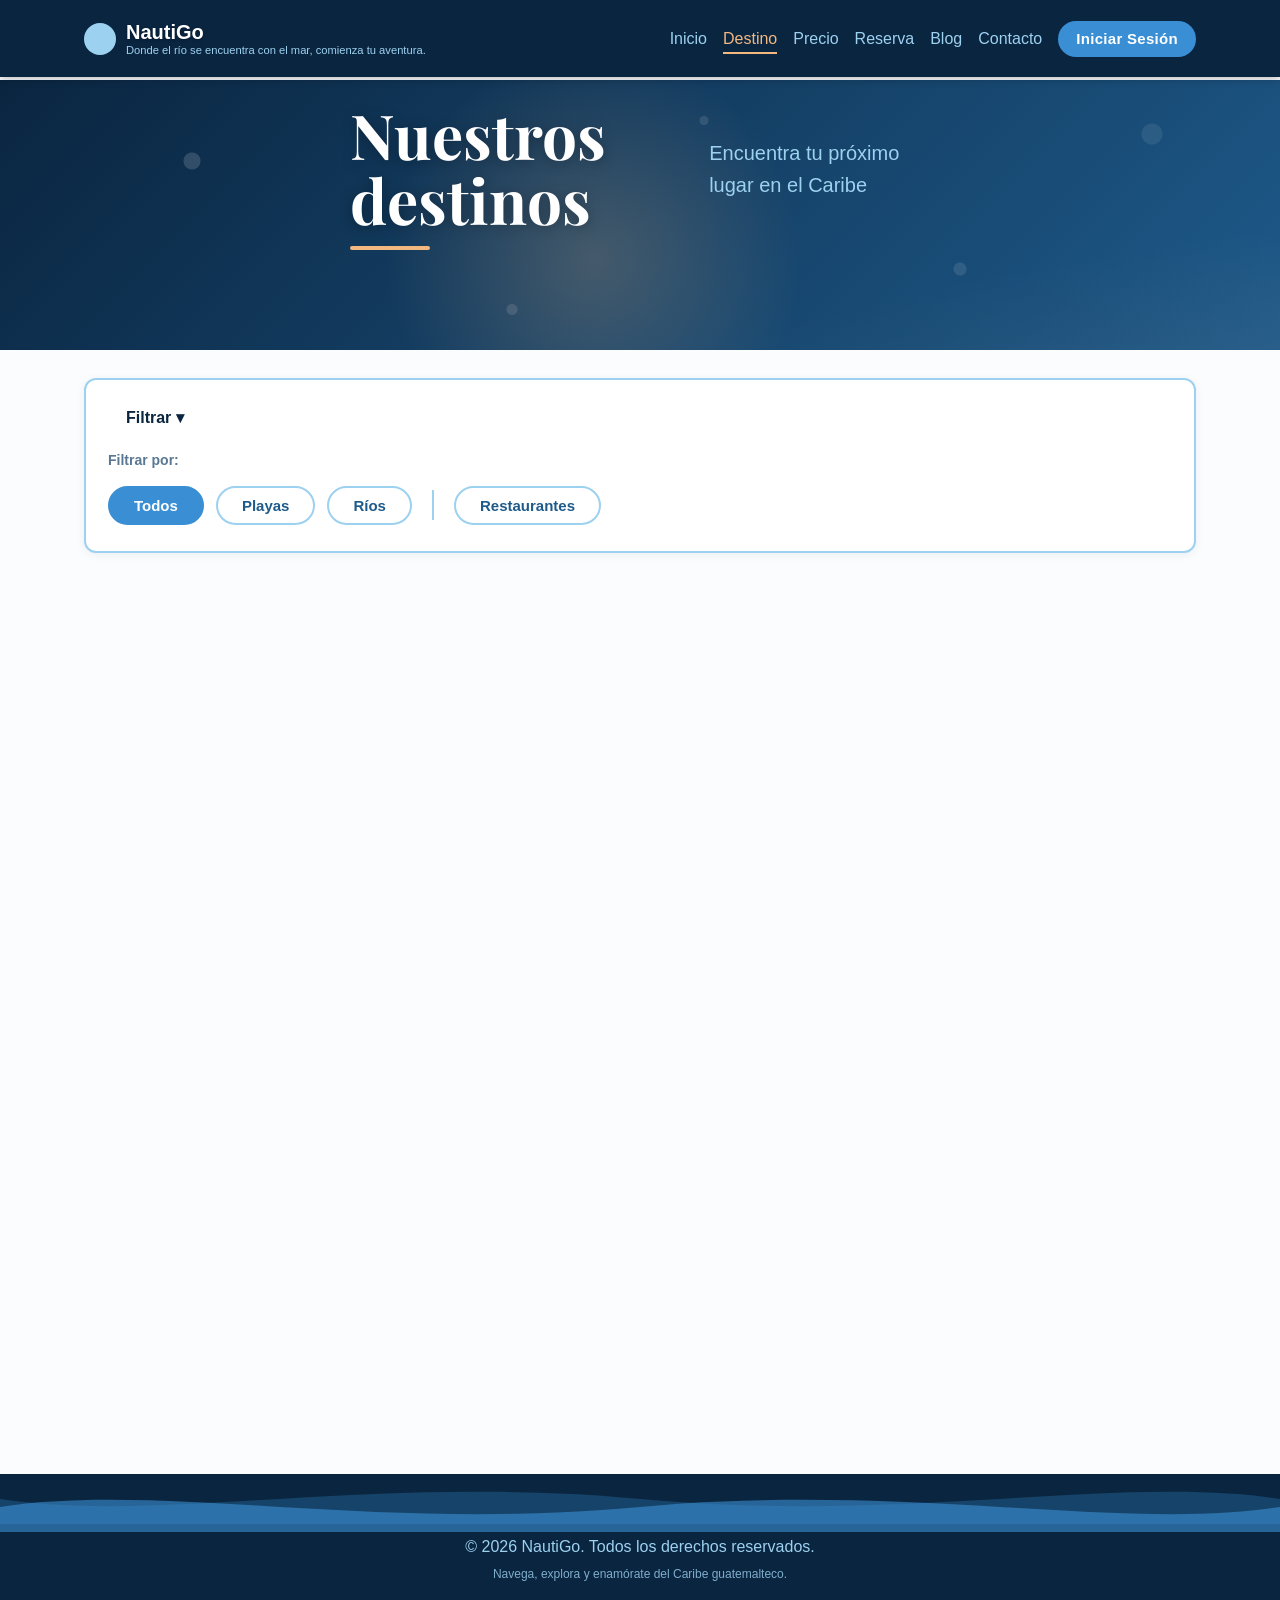
<file: destinos.html>
<!DOCTYPE html>
<html lang="es">
<head>
    <meta charset="UTF-8">
    <meta name="viewport" content="width=device-width, initial-scale=1.0">
    <title>Destinos - NautiGo</title>
    <link rel="preconnect" href="https://fonts.googleapis.com">
    <link rel="preconnect" href="https://fonts.gstatic.com" crossorigin>
    <link href="https://fonts.googleapis.com/css2?family=Playfair+Display:wght@400;700&display=swap" rel="stylesheet">
    <link rel="stylesheet" href="style.css">
</head>
<body>

    <!-- CABECERA -->
    <header class="header">
        <div class="container">
            <div class="logo">
                <div class="logo-icon"></div>
                <div class="logo-info">
                    <span class="logo-text">NautiGo</span>
                    <small class="logo-lema">Donde el río se encuentra con el mar, comienza tu aventura.</small>
                </div>
            </div>
            <nav class="nav">
                <ul>
                    <li><a href="index.html">Inicio</a></li>
                    <li><a href="destinos.html" class="active">Destino</a></li>
                    <li><a href="#">Precio</a></li>
                    <li><a href="#">Reserva</a></li>
                    <li><a href="#">Blog</a></li>
                    <li><a href="#">Contacto</a></li>
                    <li><a href="login.php" class="btn-login">Iniciar Sesión</a></li>
                </ul>
            </nav>
        </div>
    </header>

    <!-- HÉROE DESTINOS -->
    <section class="hero hero-destinos">
        <div class="container hero-content">
            <h1 class="hero-title">Nuestros destinos</h1>
            <p class="hero-subtitle">Encuentra tu próximo lugar en el Caribe</p>
        </div>
    </section>

    <!-- ZONA DE FILTROS + LUGARES -->
    <section class="destinos-area">
        <div class="container destinos-layout">

            <aside class="filtro-caja" id="filtro-caja">
                <button id="btn-filtrar" class="filtrar-toggle" type="button">Filtrar ▾</button>

                <div class="filtro-menu">
                    <p class="filtro-menu-titulo">Filtrar por:</p>

                    <div class="filtro-opciones">
                        <button class="filtro-opcion active" type="button" data-filtro="todos">Todos</button>
                        <button class="filtro-opcion" type="button" data-filtro="playa">Playas</button>
                        <button class="filtro-opcion" type="button" data-filtro="rio">Ríos</button>

                        <span class="filtro-separador-v"></span>

                        <button class="filtro-opcion" type="button" data-filtro="restaurante">Restaurantes</button>
                    </div>
                </div>
            </aside>

            <div class="destinos-contenido">
                <div class="lugares-grid" id="lugares-grid"></div>
            </div>

        </div>
    </section>

    <!-- PIE -->
    <footer class="footer">
        <div class="container">
            <p>&copy; 2026 NautiGo. Todos los derechos reservados.</p>
            <small class="footer-lema">Navega, explora y enamórate del Caribe guatemalteco.</small>
        </div>
    </footer>

    <script>
        var lugares = [
            { nombre: "Playa Blanca",           tipo: "playa",       desc: "Arena blanca y aguas tranquilas en Livingston." },
            { nombre: "Playa Quehueche",        tipo: "playa",       desc: "Playa de arena dorada rodeada de palmeras." },
            { nombre: "Playa Siete Altares",    tipo: "playa",       desc: "Cascadas y pozas naturales cerca del mar." },
            { nombre: "Punta Palma",            tipo: "playa",       desc: "Rincón remoto y virgen del Caribe." },
            { nombre: "Río Dulce",              tipo: "rio",         desc: "Cañón espectacular y manglares." },
            { nombre: "Siete Altares",          tipo: "rio",         desc: "Cascadas escalonadas de agua dulce." },
            { nombre: "Laguna de Izabal",       tipo: "rio",         desc: "El lago más grande de Guatemala." },
            { nombre: "Río Quehueche",          tipo: "rio",         desc: "Río de aguas cristalinas entre la selva." },
            { nombre: "Restaurante El Manglar", tipo: "restaurante", desc: "Mariscos frescos frente al río." },
            { nombre: "Restaurante Bahía Azul", tipo: "restaurante", desc: "Cocina caribeña con vista al mar." },
            { nombre: "Restaurante La Cueva",   tipo: "restaurante", desc: "Tapado de pescado y platos típicos." },
            { nombre: "Restaurante Paraíso",    tipo: "restaurante", desc: "Comida típica de Livingston." }
        ];

        var lugaresGrid = document.getElementById('lugares-grid');
        var filtroActual = 'todos';

        function renderizarLugares() {
            lugaresGrid.innerHTML = '';
            var filtrados = lugares.filter(function (l) {
                return filtroActual === 'todos' || l.tipo === filtroActual;
            });
            filtrados.forEach(function (lugar) {
                var card = document.createElement('article');
                card.className = 'lugar-card';
                var etiqueta = lugar.tipo.charAt(0).toUpperCase() + lugar.tipo.slice(1);
                card.innerHTML =
                    '<div class="lugar-imagen">' + lugar.nombre + '</div>' +
                    '<div class="lugar-info">' +
                        '<span class="lugar-tipo">' + etiqueta + '</span>' +
                        '<h3>' + lugar.nombre + '</h3>' +
                        '<p>' + lugar.desc + '</p>' +
                    '</div>';
                lugaresGrid.appendChild(card);
            });
        }

        var opciones = document.querySelectorAll('.filtro-opcion');
        opciones.forEach(function (opcion) {
            opcion.addEventListener('click', function () {
                opciones.forEach(function (o) { o.classList.remove('active'); });
                opcion.classList.add('active');
                filtroActual = opcion.getAttribute('data-filtro');
                renderizarLugares();
            });
        });

        renderizarLugares();
    </script>

</body>
</html>
</file>
<file: style.css>
/* =========================================
   NAUTIGO — HOJA DE ESTILOS COMPLETA
   Paleta D + Parallax + Carrusel + Reservas
   ========================================= */

/* 00. VARIABLES */
:root {
    --profundo: #0A2540;
    --medio: #1E5A8A;
    --vivo: #3A8FD4;
    --celeste: #9DD1F0;
    --acento-calido: #F2B880;
    --niebla: #E8F3FA;
    --hielo: #FAFCFE;
    --texto-suave: #5A7893;
    --blanco: #FFFFFF;

    --font-titulo: 'Playfair Display', Georgia, serif;
    --font-carta: 'Cormorant Garamond', Georgia, serif;
    --font-cuerpo: 'Helvetica Neue', Helvetica, Arial, sans-serif;

    --radio: 12px;
    --sombra-suave: 0 2px 10px rgba(10,37,64,0.1);
    --sombra-fuerte: 0 20px 35px rgba(10,37,64,0.35);
    --transicion: all 0.3s ease;

    --scroll-y: 0px;
}

/* 01. RESET */
* { margin: 0; padding: 0; box-sizing: border-box; }
html { scroll-behavior: smooth; }
body {
    font-family: var(--font-cuerpo);
    color: #333;
    background-color: var(--hielo);
    line-height: 1.6;
    overflow-x: hidden;
}
ul { list-style: none; }
a { text-decoration: none; color: inherit; transition: var(--transicion); }
.container { width: 90%; max-width: 1200px; margin: 0 auto; padding: 0 20px; }

/* 02. BOTONES */
.btn-cta, .btn-login {
    display: inline-block;
    padding: 12px 28px;
    border-radius: 50px;
    font-weight: bold;
    text-align: center;
    cursor: pointer;
    transition: var(--transicion);
}

/* 03. ANIMACIONES */
@keyframes fadeUp {
    from { opacity: 0; transform: translateY(40px); }
    to   { opacity: 1; transform: translateY(0); }
}
@keyframes fadeIn {
    from { opacity: 0; }
    to   { opacity: 1; }
}
@keyframes slideInLeft {
    from { opacity: 0; transform: translateX(-60px); }
    to   { opacity: 1; transform: translateX(0); }
}
@keyframes pulseGlow {
    0%, 100% { box-shadow: 0 0 10px rgba(157,209,240,0.5); }
    50%      { box-shadow: 0 0 22px rgba(157,209,240,0.9); }
}
@keyframes popIn {
    0%   { transform: scale(1); }
    50%  { transform: scale(1.12); }
    100% { transform: scale(1); }
}
@keyframes waveSlow {
    from { transform: translateX(0); }
    to   { transform: translateX(-50%); }
}
@keyframes waveSlower {
    from { transform: translateX(0); }
    to   { transform: translateX(-50%); }
}
@keyframes gradientShift {
    0%   { background-position: 0% 50%; }
    50%  { background-position: 100% 50%; }
    100% { background-position: 0% 50%; }
}
@keyframes bubbleRise {
    from { transform: translateY(0); opacity: 1; }
    to   { transform: translateY(-60px); opacity: 0.6; }
}
@keyframes floatCircle {
    0%, 100% { transform: translate(0, 0) scale(1); }
    50%      { transform: translate(30px, -30px) scale(1.1); }
}
@keyframes photoEntrance {
    from { opacity: 0; transform: rotate(8deg) translateY(40px) scale(0.9); }
    to   { opacity: 1; transform: rotate(2deg) translateY(0) scale(1); }
}
@keyframes photoFloat {
    0%, 100% { transform: rotate(2deg) translateY(0); }
    50%      { transform: rotate(2deg) translateY(-14px); }
}
@keyframes growLine {
    from { width: 0; opacity: 0; }
    to   { width: 80px; opacity: 1; }
}

/* 04. HEADER */
.header {
    background-color: var(--profundo);
    padding: 20px 0;
    position: fixed;
    width: 100%;
    top: 0;
    left: 0;
    z-index: 1000;
    box-shadow: 0 2px 8px rgba(0,0,0,0.25);
    animation: fadeIn 0.8s ease;
    transition: padding 0.3s ease, box-shadow 0.3s ease;
}
.header.scrolled {
    padding: 10px 0;
    box-shadow: 0 6px 20px rgba(0,0,0,0.35);
}
.header .container { display: flex; justify-content: space-between; align-items: center; }
.logo { display: flex; align-items: center; gap: 10px; }
.logo-icon {
    width: 32px; height: 32px;
    background-color: var(--celeste);
    border-radius: 50%;
    animation: pulseGlow 2.5s ease-in-out infinite;
    transition: width 0.3s ease, height 0.3s ease;
}
.header.scrolled .logo-icon { width: 26px; height: 26px; }
.logo-info { display: flex; flex-direction: column; line-height: 1.2; }
.logo-text {
    font-size: 20px; font-weight: bold; color: var(--blanco);
    text-shadow: 0 1px 3px rgba(0,0,0,0.3);
    transition: font-size 0.3s ease;
}
.header.scrolled .logo-text { font-size: 18px; }
.logo-lema { font-size: 0.7rem; color: var(--celeste); font-weight: 300; }
.nav ul { display: flex; align-items: center; gap: 16px; }
.nav a {
    font-size: 16px; color: var(--celeste);
    padding: 5px 0; border-bottom: 2px solid transparent;
}
.nav a:hover, .nav a.active {
    color: var(--acento-calido);
    border-bottom: 2px solid var(--acento-calido);
}
/* .nav a (0,1,1) gana a .btn-login/.btn-registro (0,1,0): el tamaño y el borde
   de los botones tienen que reajustarse con la misma especificidad. */
.nav a.btn-login, .nav a.btn-registro {
    padding: 9px 18px; font-size: 15px; line-height: 1.2;
    white-space: nowrap; letter-spacing: 0.02em;
    border-radius: 50px; font-weight: bold;
}
.nav a.btn-login { border-bottom: none; }
.btn-login {
    background-color: var(--vivo);
    color: var(--blanco) !important;
}
.btn-login:hover { background-color: var(--medio); transform: translateY(-2px); }

/* 05. HERO */
.hero {
    min-height: 500px;
    margin-top: 80px;
    position: relative;
    display: flex;
    align-items: center;
    padding: 60px 0 100px;
    overflow: hidden;
    background:
        radial-gradient(ellipse at 85% 80%, rgba(242,184,128,0.18), transparent 55%),
        linear-gradient(135deg, #0A2540 0%, #1E5A8A 50%, #3A8FD4 100%);
    background-size: 200% 200%;
    animation: gradientShift 18s ease infinite;
    color: var(--blanco);
}
.hero::before {
    content: "";
    position: absolute; inset: 0;
    background-image:
        radial-gradient(circle at 15% 30%, rgba(255,255,255,0.15) 0 8px, transparent 9px),
        radial-gradient(circle at 75% 70%, rgba(255,255,255,0.1) 0 6px, transparent 7px),
        radial-gradient(circle at 40% 85%, rgba(255,255,255,0.12) 0 5px, transparent 6px),
        radial-gradient(circle at 90% 20%, rgba(255,255,255,0.08) 0 10px, transparent 11px),
        radial-gradient(circle at 55% 15%, rgba(255,255,255,0.11) 0 4px, transparent 5px);
    animation: bubbleRise 14s linear infinite;
    transform: translateY(calc(var(--scroll-y) * 0.2));
    z-index: 0;
    pointer-events: none;
}
.hero::after {
    content: "";
    position: absolute; bottom: -120px; left: 30%;
    width: 420px; height: 420px;
    background: radial-gradient(circle, rgba(242,184,128,0.22), transparent 70%);
    border-radius: 50%;
    animation: floatCircle 14s ease-in-out infinite;
    transform: translateY(calc(var(--scroll-y) * 0.35));
    z-index: 0;
    pointer-events: none;
}
.hero .container {
    position: relative; z-index: 1;
    display: flex; align-items: center; justify-content: space-between; gap: 40px;
}
.hero-content {
    flex: 1; max-width: 560px; text-align: left;
    transform: translateY(calc(var(--scroll-y) * -0.08));
}
.hero-title {
    font-family: var(--font-titulo);
    font-size: 62px; font-weight: 700; line-height: 1.05;
    margin-bottom: 16px;
    text-shadow: 0 2px 14px rgba(0,0,0,0.3);
    animation: slideInLeft 0.9s ease 0.1s both;
}
.hero-title::after {
    content: ""; display: block;
    width: 80px; height: 4px; margin-top: 14px;
    background: var(--acento-calido); border-radius: 4px;
    animation: growLine 1s ease 0.6s both;
}
.hero-subtitle {
    font-size: 20px; margin-bottom: 30px; font-weight: 300;
    color: var(--celeste);
    animation: slideInLeft 0.9s ease 0.3s both;
}
.btn-cta {
    background-color: var(--acento-calido);
    color: var(--profundo);
    font-size: 18px; font-weight: bold; padding: 14px 32px;
    box-shadow: 0 8px 24px rgba(242,184,128,0.35);
    animation: slideInLeft 0.9s ease 0.5s both;
}
.btn-cta:hover {
    background-color: #F7C89A;
    transform: translateY(-4px) scale(1.05);
    box-shadow: 0 12px 30px rgba(242,184,128,0.55);
}

/* CARRUSEL DEL HERO */
.hero-photo-wrap {
    position: relative;
    flex-shrink: 0;
    animation:
        photoEntrance 1s ease 0.4s both,
        photoFloat 6s ease-in-out 1.4s infinite;
    transform: rotate(2deg) translateY(calc(var(--scroll-y) * 0.15));
    transition: transform 0.6s ease;
}
.hero-carousel {
    position: relative;
    display: flex;
    align-items: center;
    justify-content: center;
    gap: 12px;
    padding: 10px;
}
.carousel-slide {
    position: relative;
    width: 110px;
    height: 300px;
    border-radius: 16px;
    overflow: hidden;
    box-shadow: 0 10px 25px rgba(10,37,64,0.35);
    cursor: pointer;
    transition: width 0.6s ease, transform 0.6s ease, opacity 0.6s ease;
    opacity: 0.7;
    transform: scale(0.9);
    flex-shrink: 0;
}
.carousel-slide img {
    width: 100%; height: 100%; object-fit: cover; display: block;
    transition: transform 0.9s ease, filter 0.7s ease;
    filter: brightness(0.85);
}
.carousel-slide.active {
    width: 240px;
    height: 340px;
    opacity: 1;
    transform: scale(1);
    box-shadow:
        0 20px 50px rgba(10,37,64,0.55),
        0 0 0 4px rgba(255,255,255,0.15);
    z-index: 2;
}
.carousel-slide.active img { filter: brightness(1.05) saturate(1.1); }
.carousel-slide:hover:not(.active) { opacity: 0.9; transform: scale(0.95); }
.carousel-slide.active::after {
    content: ""; position: absolute;
    top: -50%; left: -60%; width: 40%; height: 200%;
    background: rgba(255,255,255,0.22);
    transform: rotate(25deg);
    transition: left 0.9s ease;
    pointer-events: none;
    z-index: 5;
}
.hero-carousel:hover .carousel-slide.active::after { left: 130%; }

.carousel-arrow {
    position: absolute;
    top: 50%;
    transform: translateY(-50%);
    width: 44px; height: 44px;
    border-radius: 50%;
    border: none;
    background: rgba(10,37,64,0.55);
    color: var(--blanco);
    font-size: 26px; font-weight: bold; line-height: 1;
    cursor: pointer;
    display: flex; align-items: center; justify-content: center;
    opacity: 0;
    transition: opacity 0.3s ease, background 0.3s ease, transform 0.3s ease;
    z-index: 10;
    backdrop-filter: blur(6px);
    -webkit-backdrop-filter: blur(6px);
}
.carousel-arrow--prev { left: -10px; }
.carousel-arrow--next { right: -10px; }
.hero-carousel:hover .carousel-arrow { opacity: 1; }
.carousel-arrow:hover {
    background: var(--acento-calido);
    color: var(--profundo);
    transform: translateY(-50%) scale(1.1);
}
.carousel-dots {
    position: absolute;
    bottom: -28px; left: 50%;
    transform: translateX(-50%);
    display: flex; gap: 8px;
    z-index: 6;
}
.carousel-dot {
    width: 10px; height: 10px;
    border-radius: 50%;
    border: none;
    background: rgba(255,255,255,0.45);
    cursor: pointer;
    padding: 0;
    transition: all 0.3s ease;
}
.carousel-dot:hover { background: rgba(255,255,255,0.8); transform: scale(1.2); }
.carousel-dot.active {
    background: var(--acento-calido);
    width: 26px;
    border-radius: 6px;
    box-shadow: 0 0 10px rgba(242,184,128,0.6);
}
.hero-wave {
    position: absolute; bottom: 0; left: 0; width: 100%;
    line-height: 0; z-index: 1;
}
.hero-wave svg { display: block; width: 100%; height: 80px; }
.hero-wave svg path { fill: var(--niebla); }

/* 06. SEPARADORES */
.wave-separator {
    position: relative; height: 60px; margin-top: -1px;
    overflow: hidden; line-height: 0;
}
.wave-separator svg {
    position: absolute; bottom: 0; left: 0;
    width: 100%; height: 100%; display: block;
}
.wave-separator--to-niebla svg path     { fill: var(--niebla); }
.wave-separator--light-to-dark svg path { fill: var(--profundo); }
.wave-separator--dark-to-light svg path { fill: var(--hielo); }

/* 07. DESTINOS DESTACADOS */
.destinos {
    padding: 80px 0;
    position: relative;
    overflow: hidden;
    background:
        radial-gradient(ellipse at 15% 20%, rgba(242,184,128,0.10), transparent 55%),
        radial-gradient(ellipse at 85% 80%, rgba(58,143,212,0.15), transparent 55%),
        linear-gradient(180deg, var(--niebla), #D6E9F7);
}
.destinos::before {
    content: ""; position: absolute; inset: 0;
    background-image:
        radial-gradient(circle at 10% 25%, rgba(58,143,212,0.10) 0 6px, transparent 7px),
        radial-gradient(circle at 80% 60%, rgba(58,143,212,0.08) 0 5px, transparent 6px),
        radial-gradient(circle at 45% 80%, rgba(242,184,128,0.10) 0 4px, transparent 5px),
        radial-gradient(circle at 90% 15%, rgba(58,143,212,0.08) 0 8px, transparent 9px);
    animation: bubbleRise 18s linear infinite;
    pointer-events: none;
    z-index: 0;
}
.destinos::after {
    content: ""; position: absolute;
    top: 40%; right: -100px;
    width: 320px; height: 320px;
    background: radial-gradient(circle, rgba(242,184,128,0.18), transparent 70%);
    border-radius: 50%;
    animation: floatCircle 16s ease-in-out infinite;
    pointer-events: none;
    z-index: 0;
}
.destinos .container { position: relative; z-index: 1; }

.section-title {
    font-family: var(--font-carta);
    font-style: italic;
    font-weight: 600;
    font-size: 52px;
    color: var(--profundo);
    margin-bottom: 12px;
    position: relative;
    display: inline-block;
    animation: slideInLeft 0.9s ease 0.1s both;
}
.section-title::after {
    content: ""; display: block;
    width: 0; height: 4px; margin-top: 12px;
    background: linear-gradient(90deg, var(--acento-calido), var(--vivo));
    border-radius: 4px;
    animation: growLine 1.1s ease 0.5s forwards;
}
.section-subtitle {
    font-size: 17px;
    color: var(--texto-suave);
    margin-bottom: 45px;
    max-width: 520px;
    animation: slideInLeft 0.9s ease 0.3s both;
}
.destinos-grid {
    display: grid;
    grid-template-columns: repeat(4, 1fr);
    gap: 24px;
}
.destino-card {
    position: relative;
    background-color: var(--blanco);
    border-radius: 18px;
    overflow: hidden;
    box-shadow: 0 8px 22px rgba(10,37,64,0.10);
    cursor: pointer;
    transition: transform 0.5s cubic-bezier(.2,.8,.2,1), box-shadow 0.5s ease;
    opacity: 0;
    transform: translateY(50px);
    animation: fadeUp 0.9s ease forwards;
}
.destino-card:nth-child(1) { animation-delay: 0.15s; }
.destino-card:nth-child(2) { animation-delay: 0.30s; }
.destino-card:nth-child(3) { animation-delay: 0.45s; }
.destino-card:nth-child(4) { animation-delay: 0.60s; }
.destino-card::before {
    content: ""; position: absolute;
    left: 0; bottom: 0; height: 5px; width: 0;
    background: linear-gradient(90deg, var(--acento-calido), var(--vivo));
    transition: width 0.5s ease;
    z-index: 2;
}
.destino-card:hover {
    transform: translateY(-16px) scale(1.04) rotate(-1deg);
    box-shadow: 0 24px 48px rgba(10,37,64,0.32);
}
.destino-card:hover::after { width: 100%; }
.destino-card:hover::before { width: 100%; }
.card-image {
    height: 190px;
    background-color: var(--celeste);
    overflow: hidden;
    position: relative;
}
.card-image img {
    width: 100%; height: 100%; object-fit: cover; display: block;
    transition: transform 0.7s ease, filter 0.5s ease;
}
.destino-card:hover .card-image img {
    transform: scale(1.15);
    filter: brightness(1.2) saturate(1.35);
}
.placeholder-text { display: none; }
#card-playa .card-image         { background-image: url('img/playa.jpg'), linear-gradient(135deg, #3A8FD4, #0A2540); background-size: cover; }
#card-siete-altares .card-image { background-image: url('img/siete-altares.jpg'), linear-gradient(135deg, #1E5A8A, #0A2540); background-size: cover; }
#card-rio-dulce .card-image     { background-image: url('img/rio-dulce.jpg'), linear-gradient(135deg, #3A8FD4, #1E5A8A); background-size: cover; }
#card-punta-palma .card-image   { background-image: url('img/punta-palma.jpg'), linear-gradient(135deg, #F2B880, #1E5A8A); background-size: cover; }
.card-content {
    position: relative;
    padding: 18px 18px 22px;
    background-color: var(--blanco);
    z-index: 4;
    transition: transform 0.4s ease;
}
.destino-card:hover .card-content { transform: translateY(-4px); }
.card-content h3 {
    font-family: var(--font-carta);
    font-style: italic;
    font-weight: 600;
    font-size: 22px;
    color: var(--profundo);
    margin-bottom: 4px;
    transition: color 0.3s ease, letter-spacing 0.4s ease;
}
.destino-card:hover .card-content h3 { color: var(--vivo); letter-spacing: 1.5px; }
.card-content p { font-size: 14px; color: var(--texto-suave); transition: color 0.3s ease; }
.destino-card:hover .card-content p { color: var(--medio); }
.card-content::after {
    content: "Explorar →";
    position: absolute;
    right: 18px; bottom: 18px;
    font-size: 13px; font-weight: bold;
    color: var(--acento-calido);
    opacity: 0;
    transform: translateX(-8px);
    transition: opacity 0.35s ease, transform 0.35s ease;
}
.destino-card:hover .card-content::after { opacity: 1; transform: translateX(0); }

/* 08. VISTA DESTINOS */
.oculto { display: none !important; }
#vista-inicio, #vista-destinos { animation: fadeIn 0.6s ease; }
.hero-destinos { min-height: 0; padding: 22px 0 84px; }
.hero-destinos .hero-content { max-width: 620px; }
.bajar-aviso {
    position: absolute; left: 50%; bottom: 16px; z-index: 2;
    transform: translateX(-50%);
    display: flex; flex-direction: column; align-items: center; gap: 9px;
    font-size: 12px; font-weight: bold; letter-spacing: 0.10em; text-transform: uppercase;
    color: var(--celeste);
    animation: fadeIn 1s ease 0.9s both;
    pointer-events: none;
}
.bajar-flecha {
    width: 11px; height: 11px;
    border-right: 2px solid var(--acento-calido);
    border-bottom: 2px solid var(--acento-calido);
    animation: bajarRebote 1.8s ease-in-out infinite;
}
@keyframes bajarRebote {
    0%, 100% { transform: rotate(45deg) translate(-5px, -5px); opacity: 0.45; }
    50%      { transform: rotate(45deg) translate(0, 0); opacity: 1; }
}
.destinos-area { background-color: var(--hielo); padding: 28px 0 70px; }
.filtro-caja {
    position: relative; width: 100%;
    border: 2px solid var(--celeste);
    border-radius: var(--radio);
    background-color: var(--blanco);
    padding: 18px 22px;
    margin-bottom: 26px;
    box-shadow: 0 2px 10px rgba(10,37,64,0.06);
    animation: fadeUp 0.6s ease both;
}
.filtrar-toggle {
    width: 100%; padding: 10px 18px; border: none;
    background: transparent; font-size: 16px; font-weight: bold;
    color: var(--profundo); text-align: left; cursor: pointer;
    border-radius: var(--radio);
    transition: background 0.3s ease;
}
.filtrar-toggle:hover { background-color: var(--niebla); }
.filtro-menu {
    position: static; width: 100%;
    padding: 12px 0 0; background-color: transparent;
    border: none; box-shadow: none;
}
.filtro-menu-titulo {
    font-size: 14px; font-weight: bold; color: var(--texto-suave);
    margin-bottom: 14px;
}
/* Una sola fila deslizable: así la caja de filtros no empuja los destinos
   fuera de la primera pantalla. */
.filtro-opciones {
    display: flex; align-items: center; gap: 12px;
    flex-wrap: nowrap; overflow-x: auto;
    padding-bottom: 8px;
    scrollbar-width: thin;
    -webkit-mask-image: linear-gradient(to right, #000 90%, transparent);
    mask-image: linear-gradient(to right, #000 90%, transparent);
}
.filtro-opcion {
    flex: 0 0 auto;
    padding: 9px 24px;
    white-space: nowrap;
    border: 2px solid var(--celeste);
    border-radius: 50px;
    background-color: var(--blanco);
    font-size: 15px; font-weight: bold; color: var(--medio);
    cursor: pointer;
    transition: var(--transicion);
}
.filtro-opcion:hover {
    border-color: var(--vivo); color: var(--profundo);
    background-color: var(--niebla);
    transform: translateY(-2px);
}
.filtro-opcion.active {
    background-color: var(--vivo);
    border-color: var(--vivo);
    color: var(--blanco);
    animation: popIn 0.35s ease;
}
.filtro-separador-v {
    width: 2px; height: 30px;
    background-color: var(--celeste);
    margin: 0 8px;
}

/* Buscador y chips de categoría */
.busca-caja { margin-bottom: 16px; }
.busca-caja input {
    width: 100%;
    padding: 12px 18px;
    border: 2px solid var(--celeste);
    border-radius: 50px;
    font-size: 15px;
    font-family: inherit;
    color: var(--profundo);
    background-color: var(--hielo);
    outline: none;
    transition: var(--transicion);
    -webkit-appearance: none;
    appearance: none;
}
.busca-caja input::placeholder { color: rgba(90,120,147,0.7); }
.busca-caja input:focus {
    border-color: var(--vivo);
    background-color: var(--blanco);
    box-shadow: 0 0 0 4px rgba(58,143,212,0.12);
}

.filtro-opcion .filtro-cuenta {
    display: inline-block;
    margin-left: 8px;
    font-size: 11px;
    font-weight: bold;
    color: var(--texto-suave);
}
.filtro-opcion.active .filtro-cuenta { color: var(--celeste); }

.filtro-limpiar {
    margin-top: 16px;
    background: none;
    border: none;
    color: var(--vivo);
    font-size: 14px;
    font-weight: bold;
    font-family: inherit;
    cursor: pointer;
    border-bottom: 1px solid transparent;
    padding: 0;
}
.filtro-limpiar:hover { color: var(--medio); border-bottom-color: var(--medio); }

.destinos-total {
    font-size: 14px;
    color: var(--texto-suave);
    margin-bottom: 18px;
    animation: fadeIn 0.5s ease both;
}
.destinos-total strong { color: var(--profundo); }

.lugares-vacio {
    grid-column: 1 / -1;
    text-align: center;
    padding: 50px 20px;
    background-color: var(--blanco);
    border: 2px dashed var(--celeste);
    border-radius: var(--radio);
    color: var(--texto-suave);
    font-family: var(--font-carta);
    font-style: italic;
    font-size: 20px;
    animation: fadeIn 0.5s ease both;
}

.lugar-cats {
    display: flex;
    flex-wrap: wrap;
    gap: 6px;
    margin-top: 10px;
}
.lugar-cab {
    display: flex; align-items: center; flex-wrap: wrap; gap: 8px;
    margin-bottom: 8px;
}
.lugar-cab .lugar-tipo { margin-bottom: 0; }
.cat-chip {
    font-size: 11px;
    font-weight: bold;
    letter-spacing: 0.02em;
    color: var(--medio);
    background-color: var(--niebla);
    border: 1px solid rgba(157,209,240,0.8);
    border-radius: 20px;
    padding: 3px 10px;
    transition: var(--transicion);
}
.cat-chip.activo {
    background-color: var(--vivo);
    border-color: var(--vivo);
    color: var(--blanco);
}
.cat-chip-mas {
    background-color: transparent;
    border-style: dashed;
    color: var(--texto-suave);
}
.lugar-precio {
    display: inline-flex;
    align-items: baseline;
    gap: 4px;
    margin-left: auto;
    font-size: 12.5px;
    font-weight: bold;
    color: var(--profundo);
    background-color: rgba(157,209,240,0.35);
    border: 1px solid rgba(58,143,212,0.25);
    border-radius: 20px;
    padding: 3px 10px;
    white-space: nowrap;
}
.lugar-precio small {
    font-size: 10.5px;
    font-weight: normal;
    color: var(--texto-suave);
}

/* 09. LISTADO DE DESTINOS (usa las mismas tarjetas de "Destinos populares") */
.lugares-grid {
    display: grid;
    grid-template-columns: repeat(4, 1fr);
    gap: 24px;
}
.lugares-grid .card-content { padding-bottom: 46px; }
.lugares-grid .card-content p {
    min-height: 40px;
    display: -webkit-box;
    -webkit-line-clamp: 2;
    -webkit-box-orient: vertical;
    overflow: hidden;
}
.card-image.sin-foto {
    background: linear-gradient(135deg, var(--vivo), var(--profundo));
    display: flex; align-items: center; justify-content: center;
    padding: 12px; text-align: center;
}
.card-image.sin-foto span {
    font-family: var(--font-carta);
    font-style: italic; font-weight: 600;
    font-size: 24px; line-height: 1.15; color: var(--blanco);
    text-shadow: 0 2px 10px rgba(0,0,0,0.35);
}
.lugar-card {
    background-color: var(--blanco);
    border-radius: var(--radio);
    overflow: hidden;
    box-shadow: var(--sombra-suave);
    transition: transform 0.3s ease, box-shadow 0.3s ease;
    opacity: 0;
    transform: translateY(30px);
    cursor: pointer;
}
.lugar-card.visible { animation: fadeUp 0.7s ease forwards; }
.lugar-card:hover {
    transform: translateY(-8px) scale(1.02);
    box-shadow: 0 14px 28px rgba(10,37,64,0.22);
}
.lugar-imagen {
    height: 140px;
    background: linear-gradient(135deg, var(--vivo), var(--profundo));
    display: flex; align-items: center; justify-content: center;
    color: var(--blanco); font-weight: bold; font-size: 14px;
    text-align: center; padding: 10px;
    position: relative; overflow: hidden;
}
.lugar-foto { width: 100%; height: 100%; object-fit: cover; display: block; }
.lugar-info { padding: 14px 16px; }
.lugar-info h3 { font-size: 17px; color: var(--profundo); margin-bottom: 4px; }
.lugar-tipo {
    display: inline-block;
    font-size: 12px; font-weight: bold;
    color: var(--medio); background-color: var(--niebla);
    padding: 2px 10px; border-radius: 20px; margin-bottom: 6px;
}
.lugar-info p { font-size: 13px; color: var(--texto-suave); }

/* 10. FOOTER */
.footer {
    background-color: var(--profundo);
    color: var(--celeste);
    padding: 60px 0 30px;
    text-align: center;
    position: relative; overflow: hidden;
}
.footer::before, .footer::after {
    content: ""; position: absolute; top: 0; left: 0;
    width: 200%; height: 50px;
    background-repeat: repeat-x; background-size: 50% 100%;
}
.footer::before {
    background-image: url("data:image/svg+xml;utf8,<svg xmlns='http://www.w3.org/2000/svg' viewBox='0 0 1200 60' preserveAspectRatio='none'><path d='M0,30 C150,60 350,0 600,30 C850,60 1050,0 1200,30 L1200,60 L0,60 Z' fill='%231E5A8A' opacity='0.55'/></svg>");
    animation: waveSlow 22s linear infinite;
}
.footer::after {
    background-image: url("data:image/svg+xml;utf8,<svg xmlns='http://www.w3.org/2000/svg' viewBox='0 0 1200 60' preserveAspectRatio='none'><path d='M0,30 C150,0 350,60 600,30 C850,0 1050,60 1200,30 L1200,60 L0,60 Z' fill='%233A8FD4' opacity='0.6'/></svg>");
    animation: waveSlower 32s linear infinite;
    top: 8px;
}
.footer-lema { display: block; margin-top: 6px; font-size: 0.75rem; opacity: 0.8; }

/* 13. VISTA DETALLE */
.detalle-hero {
    position: relative;
    height: 420px;
    margin-top: 80px;
    overflow: hidden;
}
.detalle-hero img {
    width: 100%; height: 100%; object-fit: cover; display: block;
    transform: scale(1.05);
    animation: fadeIn 1s ease;
}
.detalle-hero::after {
    content: ""; position: absolute; inset: 0;
    background: linear-gradient(to top, rgba(10,37,64,0.92) 0%, rgba(10,37,64,0.55) 40%, transparent 75%);
}
.detalle-overlay {
    position: absolute;
    bottom: 0; left: 0; right: 0;
    padding: 40px;
    color: var(--blanco);
    z-index: 2;
    max-width: 1200px;
    margin: 0 auto;
}
.detalle-overlay h1 {
    font-family: var(--font-titulo);
    font-size: 56px; line-height: 1.1;
    margin: 10px 0 6px;
    text-shadow: 0 2px 12px rgba(0,0,0,0.4);
    animation: slideInLeft 0.8s ease;
}
.detalle-overlay p {
    font-size: 17px; color: var(--celeste);
    animation: slideInLeft 0.8s ease 0.1s both;
}
.detalle-overlay .lugar-tipo {
    background: var(--acento-calido);
    color: var(--profundo);
    font-size: 13px; padding: 4px 14px;
    animation: slideInLeft 0.8s ease;
}
.detalle-area { background: var(--hielo); padding: 60px 0 80px; }
.detalle-layout {
    display: grid;
    grid-template-columns: 1fr 380px;
    gap: 50px;
    align-items: flex-start;
}
.detalle-principal { animation: fadeUp 0.7s ease; }
.btn-volver {
    background: none;
    border: 2px solid var(--medio);
    color: var(--medio);
    padding: 10px 24px;
    border-radius: 50px;
    font-weight: bold; font-size: 14px;
    cursor: pointer;
    margin-bottom: 32px;
    transition: var(--transicion);
}
.btn-volver:hover {
    background: var(--medio);
    color: var(--blanco);
    transform: translateX(-4px);
}
.detalle-subtitulo {
    font-family: var(--font-carta);
    font-style: italic;
    font-size: 30px;
    color: var(--profundo);
    margin: 32px 0 14px;
    font-weight: 600;
}
.detalle-subtitulo::after {
    content: "";
    display: block;
    width: 50px; height: 3px;
    background: linear-gradient(90deg, var(--acento-calido), var(--vivo));
    border-radius: 3px;
    margin-top: 10px;
}
.detalle-texto { font-size: 16px; color: #3a4a5a; line-height: 1.75; }
.detalle-cols {
    display: grid;
    grid-template-columns: 1fr 1fr;
    gap: 24px;
    margin-top: 20px;
}
.detalle-col h3 {
    font-size: 16px; color: var(--profundo); margin-bottom: 10px;
}
.detalle-col ul { display: flex; flex-direction: column; gap: 6px; }
.detalle-col ul li {
    font-size: 14px; color: var(--texto-suave);
    padding-left: 18px; position: relative;
}
.detalle-col ul li::before {
    content: "•"; position: absolute; left: 0;
    color: var(--acento-calido); font-weight: bold; font-size: 18px; line-height: 1;
}
.detalle-hoteles {
    display: grid;
    grid-template-columns: repeat(3, 1fr);
    gap: 16px;
}
.hotel-mini {
    background: var(--blanco);
    border-radius: var(--radio);
    padding: 16px;
    box-shadow: var(--sombra-suave);
    transition: transform 0.3s ease, box-shadow 0.3s ease;
    border-left: 4px solid var(--acento-calido);
}
.hotel-mini:hover {
    transform: translateY(-4px);
    box-shadow: 0 10px 22px rgba(10,37,64,0.15);
}
.hotel-mini .categoria {
    font-size: 11px; font-weight: bold;
    text-transform: uppercase; letter-spacing: 1px;
    color: var(--acento-calido);
}
.hotel-mini h4 { font-size: 16px; color: var(--profundo); margin: 6px 0 4px; }
.hotel-mini .precio { font-size: 18px; font-weight: bold; color: var(--vivo); }
.hotel-mini .precio small { font-size: 11px; color: var(--texto-suave); font-weight: normal; }
.hotel-mini .estrellas { color: var(--acento-calido); font-size: 13px; margin-top: 4px; }

.detalle-panel {
    background: var(--blanco);
    border-radius: 18px;
    padding: 28px;
    box-shadow: 0 10px 30px rgba(10,37,64,0.12);
    position: sticky; top: 100px;
    animation: fadeUp 0.7s ease 0.2s both;
    border-top: 4px solid var(--acento-calido);
}
.detalle-panel h3 {
    font-family: var(--font-carta);
    font-style: italic;
    font-size: 26px;
    color: var(--profundo);
    margin-bottom: 20px;
    font-weight: 600;
}
.campo { display: block; margin-bottom: 14px; }
.campo span {
    display: block; font-size: 13px; font-weight: bold;
    color: var(--profundo); margin-bottom: 6px;
}
.campo input, .campo select {
    width: 100%;
    padding: 10px 14px;
    border: 2px solid var(--celeste);
    border-radius: 10px;
    font-size: 15px;
    font-family: inherit;
    color: var(--profundo);
    background: var(--hielo);
    transition: border-color 0.3s ease, background 0.3s ease;
    outline: none;
}
.campo input:focus, .campo select:focus {
    border-color: var(--vivo); background: var(--blanco);
}
.campo-doble {
    display: grid;
    grid-template-columns: 1fr 1fr;
    gap: 12px;
}
.checkbox-campo {
    display: flex; align-items: center; gap: 10px;
    padding: 12px; background: var(--niebla);
    border-radius: 10px; cursor: pointer; margin-bottom: 14px;
}
.checkbox-campo input { width: auto; accent-color: var(--vivo); }
.checkbox-campo span {
    margin: 0; font-weight: bold; font-size: 14px; color: var(--profundo);
}
.detalle-desglose {
    background: var(--niebla);
    border-radius: 12px;
    padding: 18px;
    margin: 18px 0;
    font-size: 14px;
}
.desglose-linea {
    display: flex; justify-content: space-between;
    padding: 6px 0; color: var(--texto-suave);
}
.desglose-linea.desglose-total {
    border-top: 2px solid var(--celeste);
    margin-top: 8px; padding-top: 12px;
    font-size: 18px; font-weight: bold; color: var(--profundo);
}
.desglose-total span:last-child { color: var(--vivo); }
.resumen-item.descuento strong { color: var(--acento-calido); }
.resumen-item.descuento span { font-style: italic; }

/* --- Descuento frecuente en el perfil --- */
.frecuencia-panel {
    background: var(--niebla);
    border-radius: 14px;
    padding: 18px 20px;
    margin-bottom: 8px;
    animation: fadeUp 0.4s ease;
}
.frecuencia-panel strong { color: var(--profundo); font-size: 16px; }
.frecuencia-panel p { margin: 6px 0 0; font-size: 14px; color: var(--texto-suave); }
.frecuencia-panel.disponible {
    background: rgba(58,143,212,0.12);
    border: 1px solid var(--vivo);
}
.frecuencia-panel.disponible strong { color: var(--medio); }
.frecuencia-barra {
    margin-top: 12px;
    height: 10px;
    background: var(--blanco);
    border-radius: 50px;
    overflow: hidden;
}
.frecuencia-barra span {
    display: block;
    height: 100%;
    background: linear-gradient(90deg, var(--vivo), var(--medio));
    border-radius: 50px;
    transition: width 0.6s ease;
}
.panel-vacio a { color: var(--vivo); font-weight: bold; }
.desglose-nota span:first-child { font-style: italic; }
.desglose-aviso {
    margin-top: 10px;
    background: #FDECEA;
    border: 1px solid #E39A5B;
    border-radius: 10px;
    padding: 10px 12px;
    font-size: 13px;
    color: #8A5A28;
}
.detalle-btn-reservar {
    width: 100%;
    background: var(--acento-calido);
    color: var(--profundo);
    font-size: 17px; padding: 14px;
    border: none; animation: none; margin-top: 6px;
}
.detalle-btn-reservar:hover {
    background: #F7C89A;
    transform: translateY(-3px);
    box-shadow: 0 10px 24px rgba(242,184,128,0.5);
}
.detalle-temporada-info {
    font-size: 12px; color: var(--texto-suave);
    text-align: center; margin-top: 12px; font-style: italic;
}
.detalle-temporada-info.alta { color: #C0392B; font-weight: bold; }

/* 14. FORMULARIO DE RESERVA */
.form-reserva-area, .confirmacion-area, .mis-reservas-area {
    background: var(--hielo);
    padding: 60px 0 80px;
    margin-top: 80px;
    min-height: 70vh;
}
.form-reserva-layout {
    display: grid;
    grid-template-columns: 1fr 380px;
    gap: 50px;
    align-items: flex-start;
    margin-top: 30px;
}
.form-reserva-titulo {
    font-family: var(--font-titulo);
    font-size: 42px;
    color: var(--profundo);
    margin-bottom: 8px;
}
.form-reserva-sub { color: var(--texto-suave); margin-bottom: 28px; }
.form-reserva-principal .campo { margin-bottom: 18px; }
.form-reserva-principal .campo label {
    display: block; font-size: 14px; font-weight: bold;
    color: var(--profundo); margin-bottom: 6px;
}
.form-reserva-principal .campo input,
.form-reserva-principal .campo textarea {
    width: 100%;
    padding: 12px 16px;
    border: 2px solid var(--celeste);
    border-radius: 10px;
    font-size: 15px;
    font-family: inherit;
    background: var(--blanco);
    color: var(--profundo);
    transition: border-color 0.3s ease;
    outline: none;
}
.form-reserva-principal .campo input:focus,
.form-reserva-principal .campo textarea:focus {
    border-color: var(--vivo);
}
.form-reserva-principal .campo textarea { resize: vertical; min-height: 80px; }
.form-error {
    background: #FDE8E8;
    border-left: 4px solid #C0392B;
    color: #922B21;
    padding: 12px 16px;
    border-radius: 8px;
    font-size: 14px;
    margin-bottom: 18px;
}
.form-btn-confirmar {
    width: 100%;
    background: var(--acento-calido);
    color: var(--profundo);
    border: none;
    font-size: 17px;
    padding: 16px;
    margin-top: 8px;
    animation: none;
}
.form-btn-confirmar:hover { background: #F7C89A; transform: translateY(-2px); }
.form-reserva-resumen {
    background: var(--blanco);
    border-radius: 18px;
    padding: 28px;
    box-shadow: 0 10px 30px rgba(10,37,64,0.12);
    position: sticky; top: 100px;
    border-top: 4px solid var(--vivo);
}
.form-reserva-resumen h3 {
    font-family: var(--font-carta);
    font-style: italic;
    font-size: 24px;
    color: var(--profundo);
    margin-bottom: 18px;
    font-weight: 600;
}
.resumen-item {
    display: flex; justify-content: space-between;
    padding: 8px 0; font-size: 14px; color: var(--texto-suave);
    border-bottom: 1px dashed var(--celeste);
}
.resumen-item strong { color: var(--profundo); }
.resumen-item.total {
    border-top: 2px solid var(--vivo);
    border-bottom: none;
    margin-top: 12px; padding-top: 16px;
    font-size: 20px; font-weight: bold; color: var(--profundo);
}
.resumen-item.total span:last-child { color: var(--vivo); }

/* 15. CONFIRMACIÓN */
.confirmacion-contenido {
    max-width: 620px;
    text-align: center;
    animation: fadeUp 0.7s ease;
}
.confirmacion-icono {
    width: 90px; height: 90px;
    margin: 0 auto 24px;
    background: linear-gradient(135deg, var(--vivo), var(--medio));
    color: var(--blanco);
    border-radius: 50%;
    display: flex; align-items: center; justify-content: center;
    font-size: 48px; font-weight: bold;
    box-shadow: 0 10px 30px rgba(58,143,212,0.5);
    animation: pulseGlow 2s ease-in-out infinite;
}
.confirmacion-titulo {
    font-family: var(--font-titulo);
    font-size: 42px; color: var(--profundo); margin-bottom: 8px;
}
.confirmacion-sub { color: var(--texto-suave); margin-bottom: 4px; }
.confirmacion-codigo {
    font-size: 32px; font-weight: bold;
    color: var(--vivo); letter-spacing: 3px;
    margin: 12px 0 20px;
    font-family: 'Courier New', monospace;
    padding: 14px;
    background: var(--niebla);
    border-radius: 12px;
    border: 2px dashed var(--vivo);
}
.confirmacion-estado {
    font-size: 15px; color: var(--texto-suave); margin-bottom: 30px;
}
.confirmacion-estado strong { color: var(--acento-calido); }
.confirmacion-detalle {
    background: var(--blanco);
    border-radius: 14px;
    padding: 24px;
    text-align: left;
    box-shadow: var(--sombra-suave);
    margin-bottom: 30px;
}
.confirmacion-detalle .resumen-item { border-bottom-color: var(--niebla); }
.confirmacion-acciones {
    display: flex; gap: 14px;
    justify-content: center; flex-wrap: wrap;
}
.btn-secundario {
    background: none;
    border: 2px solid var(--medio);
    color: var(--medio);
    padding: 14px 32px;
    border-radius: 50px;
    font-weight: bold; font-size: 16px;
    cursor: pointer;
    transition: var(--transicion);
}
.btn-secundario:hover { background: var(--medio); color: var(--blanco); }

/* 16. MIS RESERVAS */
.mis-reservas-titulo {
    font-family: var(--font-titulo);
    font-size: 42px; color: var(--profundo); margin-bottom: 8px;
}
.mis-reservas-sub { color: var(--texto-suave); margin-bottom: 32px; }
.mis-reservas-lista { display: grid; gap: 18px; }
.reserva-card {
    background: var(--blanco);
    border-radius: 14px;
    padding: 22px 26px;
    box-shadow: var(--sombra-suave);
    border-left: 5px solid var(--vivo);
    display: grid;
    grid-template-columns: 1fr auto;
    gap: 20px;
    align-items: center;
    transition: transform 0.3s ease, box-shadow 0.3s ease;
    animation: fadeUp 0.5s ease both;
}
.reserva-card:hover {
    transform: translateY(-3px);
    box-shadow: 0 10px 24px rgba(10,37,64,0.15);
}
.reserva-card.estado-cancelada { border-left-color: #C0392B; opacity: 0.7; }
.reserva-card.estado-confirmada { border-left-color: #27AE60; }
.reserva-codigo {
    font-family: 'Courier New', monospace;
    font-size: 13px; color: var(--vivo); font-weight: bold;
    letter-spacing: 1px; margin-bottom: 4px;
}
.reserva-nombre {
    font-family: var(--font-carta); font-style: italic;
    font-size: 22px; font-weight: 600;
    color: var(--profundo); margin-bottom: 4px;
}
.reserva-fecha-lugar { font-size: 14px; color: var(--texto-suave); }
.reserva-total {
    font-size: 22px; font-weight: bold;
    color: var(--vivo); text-align: right;
}
.reserva-estado {
    font-size: 12px; font-weight: bold;
    text-transform: uppercase; letter-spacing: 1px;
    text-align: right; margin-top: 4px;
    color: var(--acento-calido);
}
.reserva-acciones {
    grid-column: 1 / -1;
    display: flex; gap: 10px;
    margin-top: 8px; padding-top: 14px;
    border-top: 1px dashed var(--niebla);
}
.reserva-acciones button {
    background: none;
    border: 2px solid var(--celeste);
    color: var(--medio);
    padding: 8px 18px;
    border-radius: 50px;
    font-size: 13px; font-weight: bold;
    cursor: pointer;
    transition: var(--transicion);
}
.reserva-acciones button:hover {
    background: var(--niebla);
    border-color: var(--vivo); color: var(--vivo);
}
.reserva-acciones button.cancelar { border-color: #E74C3C; color: #E74C3C; }
.reserva-acciones button.cancelar:hover { background: #FDE8E8; }

/* --- Factura desplegable de la reserva --- */
.reserva-factura {
    grid-column: 1 / -1;
    animation: fadeUp 0.4s ease both;
}
.factura-cab {
    display: flex; align-items: center; justify-content: space-between;
    padding-bottom: 10px; margin: 6px 0 14px;
    border-bottom: 2px solid var(--profundo);
}
.factura-titulo {
    font-family: var(--font-carta); font-style: italic;
    font-size: 20px; font-weight: 600; color: var(--profundo);
}
.factura-codigo {
    font-family: 'Courier New', monospace;
    font-size: 12px; letter-spacing: 1px;
    color: var(--vivo); font-weight: bold;
}
.factura-grid {
    display: grid; grid-template-columns: repeat(auto-fit, minmax(150px, 1fr));
    gap: 12px 18px; margin-bottom: 14px;
    padding: 12px 14px;
    background: rgba(125,159,176,0.10);
    border-radius: 10px;
}
.factura-grid small {
    display: block; font-size: 11px; text-transform: uppercase;
    letter-spacing: 1px; color: var(--texto-suave); margin-bottom: 2px;
}
.factura-grid div {
    font-size: 14px; color: var(--profundo); font-weight: 600;
    overflow-wrap: anywhere;
}
.factura-precio {
    border-top: 1px dashed var(--niebla);
    padding-top: 12px; display: grid; gap: 6px;
}
.factura-linea {
    display: flex; justify-content: space-between; gap: 14px;
    font-size: 14px; color: var(--medio);
}
.factura-linea span:last-child { font-weight: 600; color: var(--profundo); }
.factura-linea.factura-nota { font-size: 13px; color: var(--texto-suave); }
.factura-linea.factura-nota span:last-child { font-weight: normal; color: var(--texto-suave); }
.factura-linea.factura-total {
    font-size: 17px; font-weight: bold; color: var(--profundo);
    border-top: 2px solid var(--profundo);
    margin-top: 6px; padding-top: 10px;
}
.factura-linea.factura-total span:last-child { color: var(--vivo); }
.mis-reservas-vacio {
    text-align: center; color: var(--texto-suave);
    font-size: 16px; padding: 60px 20px;
    background: var(--blanco); border-radius: 14px;
    box-shadow: var(--sombra-suave);
}

/* 11. RESPONSIVE */
@media (max-width: 1100px) {
    .logo-lema { display: none; }
    .nav ul { gap: 14px; }
}
@media (max-width: 992px) {
    .destinos-grid { grid-template-columns: repeat(2, 1fr); }
    .hero-title { font-size: 46px; }
    .carousel-slide { width: 80px; height: 240px; }
    .carousel-slide.active { width: 200px; height: 300px; }
    .lugares-grid { grid-template-columns: repeat(2, 1fr); }
    .section-title { font-size: 42px; }
    .detalle-layout { grid-template-columns: 1fr; }
    .detalle-panel { position: static; }
    .detalle-hero { height: 340px; }
    .detalle-overlay h1 { font-size: 40px; }
    .detalle-hoteles { grid-template-columns: repeat(2, 1fr); }
    .form-reserva-layout { grid-template-columns: 1fr; }
    .form-reserva-resumen { position: static; }
    .form-reserva-titulo { font-size: 34px; }
    .confirmacion-titulo { font-size: 34px; }
    .mis-reservas-titulo { font-size: 34px; }
}
@media (max-width: 768px) {
    .header { padding: 12px 0; }
    .header .container { flex-direction: column; gap: 12px; }
    .nav ul { flex-wrap: wrap; justify-content: center; gap: 10px 14px; }
    .nav a { font-size: 15px; }
    .destinos-grid { grid-template-columns: 1fr; }
    .hero { margin-top: 152px; padding: 40px 0 80px; min-height: auto; }
    .hero-destinos { padding: 22px 0 78px; }
    .hero .container { flex-direction: column; text-align: center; }
    .hero-content { text-align: center; }
    .hero-title::after { margin-left: auto; margin-right: auto; }
    .hero-photo-wrap { transform: rotate(0deg); width: 100%; max-width: 340px; }
    .carousel-arrow { opacity: 1; }
    .filtro-caja { width: 100%; padding: 14px 16px; }
    .lugares-grid { grid-template-columns: repeat(2, 1fr); gap: 16px; }
    .section-title { font-size: 36px; }
    .section-subtitle { font-size: 15px; }
    .detalle-cols { grid-template-columns: 1fr; }
    .detalle-hoteles { grid-template-columns: 1fr; }
    .detalle-hero { height: 280px; margin-top: 152px; }
    .detalle-overlay { padding: 24px 20px; }
    .detalle-overlay h1 { font-size: 32px; }
    .detalle-panel { padding: 20px; }
    .reserva-card { grid-template-columns: 1fr; }
    .reserva-total, .reserva-estado { text-align: left; }
    .confirmacion-codigo { font-size: 24px; letter-spacing: 2px; }
}
@media (max-width: 480px) {
    .lugares-grid { grid-template-columns: 1fr; }
    .nav a.btn-login, .nav a.btn-registro { padding: 8px 14px; font-size: 14px; }
}

/* 12. ACCESIBILIDAD */
@media (prefers-reduced-motion: reduce) {
    *, *::before, *::after {
        animation-duration: 0.01ms !important;
        animation-iteration-count: 1 !important;
        transition-duration: 0.01ms !important;
    }
    .hero::before, .hero::after,
    .hero-content, .hero-photo-wrap, .destino-card {
        transform: none !important;
    }
}
/* -----------------------------------------
   17. AUTENTICACIÓN
   ----------------------------------------- */
.btn-registro,
.nav a.btn-registro {
    background: transparent;
    border: 2px solid var(--acento-calido);
    color: var(--acento-calido);
    margin-left: 8px;
}
.btn-registro:hover,
.nav a.btn-registro:hover {
    background: var(--acento-calido);
    color: var(--profundo);
}

#header-usuario {
    display: flex;
    align-items: center;
    gap: 8px;
}

.usuario-menu {
    position: relative;
}

.usuario-toggle {
    background: rgba(255,255,255,0.1);
    border: 1px solid rgba(255,255,255,0.2);
    color: var(--blanco);
    padding: 6px 14px 6px 6px;
    border-radius: 50px;
    font-size: 14px;
    font-weight: bold;
    cursor: pointer;
    display: flex;
    align-items: center;
    gap: 8px;
    transition: background 0.3s ease;
}

.usuario-toggle:hover {
    background: rgba(255,255,255,0.2);
}

.usuario-avatar {
    width: 30px;
    height: 30px;
    overflow: hidden;
    background: var(--acento-calido);
    color: var(--profundo);
    border-radius: 50%;
    display: flex;
    align-items: center;
    justify-content: center;
    font-weight: bold;
    font-size: 14px;
}

.usuario-puntos {
    background: var(--vivo);
    color: var(--blanco);
    padding: 2px 8px;
    border-radius: 20px;
    font-size: 11px;
}

.usuario-dropdown {
    position: absolute;
    top: calc(100% + 10px);
    right: 0;
    background: var(--blanco);
    border-radius: 12px;
    box-shadow: 0 10px 30px rgba(10,37,64,0.25);
    min-width: 260px;
    overflow: hidden;
    z-index: 100;
    animation: fadeUp 0.2s ease;
}

.usuario-dropdown-header {
    padding: 16px 20px;
    border-bottom: 1px solid var(--niebla);
    display: flex;
    flex-direction: column;
    gap: 2px;
}

.usuario-dropdown-header strong {
    color: var(--profundo);
    font-size: 15px;
}

.usuario-dropdown-header small {
    color: var(--texto-suave);
    font-size: 12px;
}

.puntos-info {
    color: var(--vivo) !important;
    font-weight: bold;
    margin-top: 4px;
}

.usuario-dropdown-btn {
    width: 100%;
    background: none;
    border: none;
    padding: 12px 20px;
    text-align: left;
    font-size: 14px;
    color: var(--profundo);
    cursor: pointer;
    transition: background 0.2s ease;
    font-family: inherit;
}

.usuario-dropdown-btn:hover {
    background: var(--niebla);
}

.usuario-dropdown-btn.logout {
    border-top: 1px solid var(--niebla);
    color: #C0392B;
}

/* -----------------------------------------
   17. ACCESO (LOGIN / REGISTRO)
   ----------------------------------------- */
.auth-area {
    position: relative;
    overflow: hidden;
    min-height: 100vh;
    padding: 225px 0 100px;
    display: flex;
    align-items: center;
    background:
        radial-gradient(ellipse at 15% 20%, rgba(242,184,128,0.14), transparent 55%),
        radial-gradient(ellipse at 85% 75%, rgba(58,143,212,0.18), transparent 55%),
        linear-gradient(180deg, var(--niebla) 0%, #D9EBF8 100%);
}
.auth-area::before {
    content: ""; position: absolute; inset: 0;
    background-image:
        radial-gradient(circle at 12% 30%, rgba(58,143,212,0.13) 0 7px, transparent 8px),
        radial-gradient(circle at 78% 62%, rgba(58,143,212,0.10) 0 5px, transparent 6px),
        radial-gradient(circle at 42% 84%, rgba(242,184,128,0.14) 0 4px, transparent 5px),
        radial-gradient(circle at 92% 18%, rgba(58,143,212,0.09) 0 9px, transparent 10px),
        radial-gradient(circle at 25% 68%, rgba(255,255,255,0.75) 0 5px, transparent 6px);
    animation: bubbleRise 16s linear infinite;
    pointer-events: none;
    z-index: 0;
}
.auth-area::after {
    content: ""; position: absolute;
    bottom: -140px; left: 55%;
    width: 380px; height: 380px;
    background: radial-gradient(circle, rgba(242,184,128,0.22), transparent 70%);
    border-radius: 50%;
    animation: floatCircle 15s ease-in-out infinite;
    pointer-events: none;
    z-index: 0;
}
.mar-hero {
    position: absolute; top: 0; left: 0; width: 100%; height: 200px;
    overflow: hidden; z-index: 1; pointer-events: none;
    background:
        radial-gradient(ellipse at 82% 78%, rgba(242,184,128,0.20), transparent 55%),
        linear-gradient(135deg, var(--profundo) 0%, var(--medio) 55%, var(--vivo) 100%);
    background-size: 200% 200%;
    animation: gradientShift 18s ease infinite;
}
.mar-hero::before {
    content: ""; position: absolute; inset: 0;
    background-image:
        radial-gradient(circle at 15% 30%, rgba(255,255,255,0.15) 0 8px, transparent 9px),
        radial-gradient(circle at 75% 70%, rgba(255,255,255,0.10) 0 6px, transparent 7px),
        radial-gradient(circle at 40% 85%, rgba(255,255,255,0.12) 0 5px, transparent 6px),
        radial-gradient(circle at 90% 20%, rgba(255,255,255,0.08) 0 10px, transparent 11px);
    animation: bubbleRise 14s linear infinite;
}
.mar-hero::after {
    content: ""; position: absolute; bottom: -1px; left: 0;
    width: 200%; height: 58px;
    background-repeat: repeat-x; background-size: 50% 100%;
    background-image: url("data:image/svg+xml;utf8,<svg xmlns='http://www.w3.org/2000/svg' viewBox='0 0 1200 60' preserveAspectRatio='none'><path d='M0,30 C150,60 350,0 600,30 C850,60 1050,0 1200,30 L1200,60 L0,60 Z' fill='%23E8F3FA'/></svg>");
    animation: waveSlow 26s linear infinite;
}

.auth-layout {
    position: relative;
    z-index: 2;
    display: flex;
    justify-content: center;
}

.auth-card {
    position: relative;
    background: rgba(255,255,255,0.88);
    backdrop-filter: blur(10px);
    -webkit-backdrop-filter: blur(10px);
    border-radius: 22px;
    padding: 46px 42px 38px;
    width: 100%;
    max-width: 460px;
    border: 1px solid rgba(255,255,255,0.9);
    box-shadow: 0 24px 55px rgba(10,37,64,0.14);
    animation: fadeUp 0.7s ease both;
    overflow: hidden;
}
.auth-card::before {
    content: ""; position: absolute;
    top: 0; left: 0; width: 100%; height: 4px;
    background: linear-gradient(90deg, var(--acento-calido), var(--vivo));
}
.auth-card-wide { max-width: 580px; }

.auth-titulo {
    font-family: var(--font-carta);
    font-style: italic;
    font-weight: 600;
    font-size: 44px;
    line-height: 1.1;
    color: var(--profundo);
    display: inline-block;
}
.auth-titulo::after {
    content: ""; display: block;
    width: 0; height: 4px; margin-top: 12px;
    background: linear-gradient(90deg, var(--acento-calido), var(--vivo));
    border-radius: 4px;
    animation: growLine 1.1s ease 0.45s forwards;
}

.auth-sub {
    color: var(--texto-suave);
    margin: 10px 0 30px;
    font-size: 16px;
    font-weight: 300;
    animation: fadeIn 0.8s ease 0.3s both;
}

.auth-card .campo { margin-bottom: 18px; }

.auth-card .campo label {
    display: block;
    font-size: 12px;
    font-weight: bold;
    letter-spacing: 0.08em;
    text-transform: uppercase;
    color: var(--medio);
    margin-bottom: 7px;
}

.auth-card .campo input,
.auth-card .campo select {
    width: 100%;
    padding: 13px 16px;
    border: 1px solid rgba(157,209,240,0.75);
    border-radius: 12px;
    font-size: 15px;
    background: rgba(255,255,255,0.75);
    color: var(--profundo);
    transition: var(--transicion);
    outline: none;
    font-family: inherit;
}
.auth-card .campo input::placeholder { color: rgba(90,120,147,0.55); }

.auth-card .campo input:hover { border-color: var(--vivo); }

.auth-card .campo input:focus {
    border-color: var(--vivo);
    background: var(--blanco);
    box-shadow: 0 0 0 4px rgba(58,143,212,0.14);
}

.auth-btn {
    width: 100%;
    background: linear-gradient(135deg, var(--acento-calido), #F7C89A);
    color: var(--profundo);
    border: none;
    font-size: 17px;
    padding: 16px;
    margin-top: 10px;
    box-shadow: 0 8px 22px rgba(242,184,128,0.35);
    animation: none;
}
.auth-btn:hover {
    transform: translateY(-3px);
    box-shadow: 0 14px 30px rgba(242,184,128,0.5);
}
.auth-btn:disabled { opacity: 0.6; cursor: default; transform: none; }

.auth-alt {
    text-align: center;
    margin-top: 22px;
    font-size: 15px;
    color: var(--texto-suave);
}

.auth-alt a {
    color: var(--vivo);
    font-weight: bold;
    border-bottom: 1px solid transparent;
}
.auth-alt a:hover {
    color: var(--medio);
    border-bottom-color: var(--medio);
}

.auth-admin-hint {
    text-align: center;
    margin-top: 20px;
    padding-top: 16px;
    border-top: 1px solid rgba(157,209,240,0.5);
    color: var(--texto-suave);
    font-size: 12px;
}
.auth-admin-hint strong { color: var(--medio); }

.reg-tabs {
    display: flex;
    gap: 6px;
    margin-bottom: 26px;
    background: rgba(232,243,250,0.9);
    padding: 6px;
    border-radius: 14px;
    border: 1px solid rgba(157,209,240,0.55);
}

.reg-tab {
    flex: 1;
    background: transparent;
    border: none;
    padding: 12px;
    font-size: 15px;
    font-weight: bold;
    letter-spacing: 0.02em;
    color: var(--texto-suave);
    border-radius: 10px;
    cursor: pointer;
    transition: all 0.3s ease;
    font-family: inherit;
}
.reg-tab:hover { color: var(--profundo); }

.reg-tab.active {
    background: var(--blanco);
    color: var(--profundo);
    box-shadow: 0 3px 12px rgba(10,37,64,0.12);
}

.reg-seccion {
    font-family: var(--font-carta);
    font-style: italic;
    font-weight: 600;
    font-size: 24px;
    color: var(--profundo);
    margin: 26px 0 14px;
    padding-top: 22px;
    border-top: 1px solid rgba(157,209,240,0.55);
}
.reg-seccion::after {
    content: ""; display: block;
    width: 44px; height: 3px; margin-top: 8px;
    background: linear-gradient(90deg, var(--acento-calido), var(--vivo));
    border-radius: 3px;
}
#reg-campos-lanchero { animation: fadeUp 0.5s ease both; }

/* -----------------------------------------
   18. PANELES
   ----------------------------------------- */
.panel-area {
    position: relative;
    overflow: hidden;
    margin-top: 80px;
    min-height: 85vh;
    padding: 215px 0 90px;
    background:
        radial-gradient(ellipse at 18% 15%, rgba(242,184,128,0.12), transparent 55%),
        radial-gradient(ellipse at 82% 75%, rgba(58,143,212,0.15), transparent 55%),
        linear-gradient(180deg, var(--niebla) 0%, #D9EBF8 100%);
}
.panel-area::before {
    content: ""; position: absolute; inset: 0;
    background-image:
        radial-gradient(circle at 8% 22%, rgba(58,143,212,0.11) 0 6px, transparent 7px),
        radial-gradient(circle at 74% 58%, rgba(58,143,212,0.09) 0 5px, transparent 6px),
        radial-gradient(circle at 46% 82%, rgba(242,184,128,0.12) 0 4px, transparent 5px),
        radial-gradient(circle at 94% 12%, rgba(58,143,212,0.08) 0 8px, transparent 9px);
    animation: bubbleRise 20s linear infinite;
    pointer-events: none;
    z-index: 0;
}
.panel-area .container { position: relative; z-index: 1; }

.panel-titulo {
    font-family: var(--font-carta);
    font-style: italic;
    font-weight: 600;
    font-size: 50px;
    line-height: 1.1;
    color: var(--profundo);
    margin: 18px 0 8px;
    display: block;
    width: fit-content;
    animation: slideInLeft 0.9s ease 0.1s both;
}
.panel-titulo::after {
    content: ""; display: block;
    width: 0; height: 4px; margin-top: 12px;
    background: linear-gradient(90deg, var(--acento-calido), var(--vivo));
    border-radius: 4px;
    animation: growLine 1.1s ease 0.5s forwards;
}

.panel-sub {
    color: var(--texto-suave);
    font-size: 17px;
    font-weight: 300;
    margin-bottom: 38px;
    animation: slideInLeft 0.9s ease 0.3s both;
}

.panel-seccion {
    font-family: var(--font-carta);
    font-style: italic;
    font-size: 30px;
    color: var(--profundo);
    margin: 46px 0 18px;
    font-weight: 600;
}
.panel-seccion::after {
    content: ""; display: block;
    width: 48px; height: 3px; margin-top: 8px;
    background: linear-gradient(90deg, var(--acento-calido), var(--vivo));
    border-radius: 3px;
}

.panel-grid {
    display: grid;
    grid-template-columns: repeat(2, 1fr);
    gap: 22px;
}

.panel-card {
    position: relative;
    background: rgba(255,255,255,0.9);
    border-radius: 18px;
    padding: 26px 26px 22px;
    box-shadow: 0 8px 22px rgba(10,37,64,0.10);
    border: 1px solid rgba(255,255,255,0.85);
    overflow: hidden;
    opacity: 0;
    transform: translateY(30px);
    animation: fadeUp 0.8s ease forwards;
    transition: transform 0.5s cubic-bezier(.2,.8,.2,1), box-shadow 0.5s ease;
}
.panel-card:nth-child(1) { animation-delay: 0.15s; }
.panel-card:nth-child(2) { animation-delay: 0.3s; }
.panel-card::after {
    content: ""; position: absolute;
    left: 0; bottom: 0; height: 4px; width: 0;
    background: linear-gradient(90deg, var(--acento-calido), var(--vivo));
    transition: width 0.5s ease;
    z-index: 2;
}
.panel-card:hover {
    transform: translateY(-8px);
    box-shadow: 0 20px 42px rgba(10,37,64,0.20);
}
.panel-card:hover::after { width: 100%; }

.panel-card h3 {
    font-family: var(--font-carta);
    font-style: italic;
    font-size: 24px;
    color: var(--profundo);
    margin-bottom: 16px;
    font-weight: 600;
}

.panel-card p {
    margin-bottom: 9px;
    color: var(--texto-suave);
    font-size: 15px;
}

.panel-card strong {
    color: var(--profundo);
}

.pl-estado {
    display: inline-block;
    padding: 4px 14px;
    border-radius: 20px;
    font-size: 12px;
    font-weight: bold;
    letter-spacing: 0.05em;
    text-transform: uppercase;
}

.pl-estado.estado-pendiente { background: rgba(242,184,128,0.28); color: #8A5A28; }
.pl-estado.estado-aprobado   { background: rgba(58,143,212,0.20);  color: var(--medio); }
.pl-estado.estado-rechazado  { background: rgba(192,57,43,0.14);   color: #96382C; }
.pl-estado.estado-activa     { background: rgba(58,143,212,0.20);  color: var(--medio); }
.pl-estado.estado-inactiva   { background: rgba(90,120,147,0.16);  color: var(--texto-suave); }

.panel-lista {
    display: grid;
    gap: 14px;
}
.panel-lista > *:nth-child(2) { animation-delay: 0.08s; }
.panel-lista > *:nth-child(3) { animation-delay: 0.16s; }
.panel-lista > *:nth-child(4) { animation-delay: 0.24s; }
.panel-lista > *:nth-child(5) { animation-delay: 0.32s; }
.panel-lista > *:nth-child(6) { animation-delay: 0.40s; }
.panel-lista > *:nth-child(7) { animation-delay: 0.48s; }
.panel-lista > *:nth-child(8) { animation-delay: 0.56s; }

.panel-reserva-item {
    position: relative;
    background: rgba(255,255,255,0.92);
    border-radius: 14px;
    padding: 18px 22px;
    box-shadow: 0 6px 18px rgba(10,37,64,0.08);
    border-left: 4px solid var(--celeste);
    display: flex;
    justify-content: space-between;
    align-items: center;
    gap: 16px;
    flex-wrap: wrap;
    opacity: 0;
    animation: fadeUp 0.7s ease forwards;
    transition: transform 0.4s ease, box-shadow 0.4s ease, border-color 0.4s ease;
}
.panel-reserva-item:hover {
    transform: translateX(6px);
    box-shadow: 0 14px 30px rgba(10,37,64,0.16);
    border-left-color: var(--acento-calido);
}

.panel-reserva-item strong {
    color: var(--profundo);
    font-family: 'Courier New', monospace;
    font-size: 13px;
    letter-spacing: 0.04em;
}

.panel-reserva-item small {
    color: var(--texto-suave);
    font-size: 13px;
}

.panel-reserva-total {
    font-family: var(--font-carta);
    font-size: 22px;
    font-weight: 700;
    color: var(--medio);
}

.panel-reserva-estado {
    font-size: 11px;
    text-transform: uppercase;
    letter-spacing: 0.08em;
    font-weight: bold;
    color: var(--acento-calido);
    margin-top: 4px;
}

.panel-vacio {
    text-align: center;
    color: var(--texto-suave);
    padding: 34px;
    background: rgba(255,255,255,0.7);
    border: 1px dashed rgba(157,209,240,0.9);
    border-radius: 14px;
    font-family: var(--font-carta);
    font-style: italic;
    font-size: 19px;
    animation: fadeIn 0.8s ease both;
}

.admin-grupo {
    font-family: var(--font-carta);
    font-style: italic;
    font-size: 22px;
    font-weight: 600;
    color: var(--medio);
    margin: 12px 0 2px;
}
.admin-grupo:first-child { margin-top: 0; }
.admin-grupo span {
    font-family: var(--font-cuerpo);
    font-style: normal;
    font-size: 13px;
    color: var(--texto-suave);
    margin-left: 6px;
}

.admin-item {
    position: relative;
    background: rgba(255,255,255,0.92);
    border-radius: 14px;
    padding: 18px 22px;
    box-shadow: 0 6px 18px rgba(10,37,64,0.08);
    border-left: 4px solid var(--celeste);
    display: flex;
    justify-content: space-between;
    align-items: center;
    gap: 16px;
    flex-wrap: wrap;
    opacity: 0;
    animation: fadeUp 0.7s ease forwards;
    transition: transform 0.4s ease, box-shadow 0.4s ease;
}
.admin-item:hover {
    transform: translateY(-4px);
    box-shadow: 0 16px 32px rgba(10,37,64,0.16);
}

.admin-pendiente {
    border-left-color: var(--acento-calido);
    animation-name: fadeUp, pulseGlow;
    animation-duration: 0.7s, 3.4s;
    animation-timing-function: ease, ease-in-out;
    animation-iteration-count: 1, infinite;
    animation-fill-mode: forwards, none;
}

.admin-aprobado { border-left-color: var(--vivo); }
.admin-rechazado { border-left-color: rgba(192,57,43,0.55); }

.admin-item strong {
    color: var(--profundo);
    font-size: 16px;
}

.admin-item small {
    color: var(--texto-suave);
    font-size: 13px;
    line-height: 1.7;
}

.admin-item-acciones {
    display: flex;
    gap: 8px;
}

.btn-aprobar, .btn-rechazar {
    padding: 9px 20px;
    border-radius: 50px;
    font-size: 13px;
    font-weight: bold;
    letter-spacing: 0.03em;
    cursor: pointer;
    border: 1px solid;
    background: none;
    transition: all 0.3s ease;
    font-family: inherit;
}

.btn-aprobar {
    border-color: var(--vivo);
    color: var(--medio);
}

.btn-aprobar:hover {
    background: var(--vivo);
    color: var(--blanco);
    transform: translateY(-2px);
    box-shadow: 0 8px 18px rgba(58,143,212,0.35);
}

.btn-rechazar {
    border-color: rgba(192,57,43,0.5);
    color: #96382C;
}

.btn-rechazar:hover {
    background: #C0392B;
    border-color: #C0392B;
    color: var(--blanco);
    transform: translateY(-2px);
    box-shadow: 0 8px 18px rgba(192,57,43,0.3);
}

.btn-aprobar:disabled, .btn-rechazar:disabled { opacity: 0.5; cursor: default; transform: none; }

.admin-form-hotel {
    position: relative;
    background: rgba(255,255,255,0.92);
    border-radius: 18px;
    padding: 28px;
    box-shadow: 0 8px 22px rgba(10,37,64,0.10);
    border: 1px solid rgba(255,255,255,0.85);
    margin-bottom: 24px;
    animation: fadeUp 0.7s ease both;
}
.admin-form-hotel::before {
    content: ""; position: absolute;
    top: 0; left: 0; width: 100%; height: 4px;
    background: linear-gradient(90deg, var(--acento-calido), var(--vivo));
    border-radius: 18px 18px 0 0;
}

.admin-form-hotel .campo {
    margin-bottom: 14px;
}

.admin-form-hotel label {
    display: block;
    font-size: 12px;
    font-weight: bold;
    letter-spacing: 0.07em;
    text-transform: uppercase;
    color: var(--medio);
    margin-bottom: 6px;
}

.admin-form-hotel input,
.admin-form-hotel select,
.admin-form-hotel textarea {
    width: 100%;
    padding: 11px 15px;
    border: 1px solid rgba(157,209,240,0.75);
    border-radius: 10px;
    font-size: 14px;
    font-family: inherit;
    background: rgba(255,255,255,0.75);
    color: var(--profundo);
    outline: none;
    transition: var(--transicion);
}

.admin-form-hotel input:focus,
.admin-form-hotel select:focus,
.admin-form-hotel textarea:focus {
    border-color: var(--vivo);
    background: var(--blanco);
    box-shadow: 0 0 0 4px rgba(58,143,212,0.14);
}

.admin-form-hotel .btn-cta {
    background: linear-gradient(135deg, var(--acento-calido), #F7C89A);
    color: var(--profundo);
    border: none;
    padding: 12px 30px;
    font-size: 15px;
    animation: none;
    margin-top: 8px;
    box-shadow: 0 8px 22px rgba(242,184,128,0.32);
}

.admin-form-hotel .btn-cta:hover {
    background: #F7C89A;
    transform: translateY(-3px);
    box-shadow: 0 12px 28px rgba(242,184,128,0.48);
}

@media (max-width: 768px) {
    .mar-hero { height: 235px; }
    .auth-area { padding: 255px 0 70px; }
    .auth-card { padding: 32px 24px 28px; }
    .auth-titulo { font-size: 34px; }
    .panel-area { margin-top: 185px; padding: 245px 0 70px; }
    .panel-titulo { font-size: 36px; }
    .panel-seccion { font-size: 25px; }
    .panel-grid { grid-template-columns: 1fr; }
    .admin-item, .panel-reserva-item { flex-direction: column; align-items: flex-start; }
    .admin-item-acciones { width: 100%; }
    .btn-aprobar, .btn-rechazar { flex: 1; }
}

/* =========================================
   19. BLOG DE EXPERIENCIAS Y CONTACTO
   ========================================= */
.blog-area, .contacto-area {
    position: relative;
    overflow: hidden;
    margin-top: 80px;
    min-height: 85vh;
    padding: 215px 0 90px;
    background:
        radial-gradient(ellipse at 18% 15%, rgba(242,184,128,0.12), transparent 55%),
        radial-gradient(ellipse at 82% 75%, rgba(58,143,212,0.15), transparent 55%),
        linear-gradient(180deg, var(--niebla) 0%, #D9EBF8 100%);
}
.blog-area::before, .contacto-area::before {
    content: ""; position: absolute; inset: 0;
    background-image:
        radial-gradient(circle at 8% 22%, rgba(58,143,212,0.11) 0 6px, transparent 7px),
        radial-gradient(circle at 74% 58%, rgba(58,143,212,0.09) 0 5px, transparent 6px),
        radial-gradient(circle at 46% 82%, rgba(242,184,128,0.12) 0 4px, transparent 5px),
        radial-gradient(circle at 94% 12%, rgba(58,143,212,0.08) 0 8px, transparent 9px);
    animation: bubbleRise 20s linear infinite;
    pointer-events: none;
    z-index: 0;
}
.blog-area .container, .contacto-area .container { position: relative; z-index: 1; }

.blog-layout {
    display: grid;
    grid-template-columns: 1fr 340px;
    gap: 28px;
    align-items: start;
}

/* --- Avatares --- */
.blog-avatar {
    width: 44px; height: 44px;
    border-radius: 50%;
    overflow: hidden;
    color: var(--blanco);
    display: inline-flex; align-items: center; justify-content: center;
    font-weight: bold; font-size: 18px;
    flex-shrink: 0;
    box-shadow: 0 3px 10px rgba(10,37,64,0.25);
    user-select: none;
}
.blog-avatar-mini {
    width: 32px; height: 32px;
    font-size: 14px;
    box-shadow: none;
}
.blog-avatar-img {
    width: 100%; height: 100%;
    object-fit: cover;
    border-radius: inherit;
    display: block;
}
.rol-chip {
    display: inline-block;
    font-size: 11px; font-weight: bold;
    letter-spacing: 0.06em; text-transform: uppercase;
    padding: 3px 12px;
    border-radius: 20px;
}
.rol-cliente { background: rgba(58,143,212,0.16); color: var(--medio); }
.rol-lanchero { background: rgba(242,184,128,0.30); color: #8A5A28; }
.rol-admin   { background: rgba(10,37,64,0.85); color: var(--celeste); }

/* --- Compositor --- */
.blog-compositor {
    position: relative;
    background: rgba(255,255,255,0.92);
    border-radius: 18px;
    padding: 22px 24px;
    box-shadow: 0 8px 22px rgba(10,37,64,0.10);
    border: 1px solid rgba(255,255,255,0.85);
    margin-bottom: 24px;
    overflow: hidden;
    animation: fadeUp 0.7s ease 0.15s both;
}
.blog-compositor::before {
    content: ""; position: absolute;
    top: 0; left: 0; width: 100%; height: 4px;
    background: linear-gradient(90deg, var(--acento-calido), var(--vivo));
}
.blog-compositor-cab {
    display: flex; align-items: center; gap: 12px;
    margin-bottom: 14px;
}
.blog-compositor-cab strong { color: var(--profundo); font-size: 15px; }
.blog-compositor textarea {
    width: 100%;
    border: 2px solid var(--celeste);
    border-radius: 12px;
    background: var(--hielo);
    padding: 13px 16px;
    font-family: inherit;
    font-size: 15px;
    color: var(--profundo);
    resize: vertical;
    min-height: 76px;
    outline: none;
    transition: var(--transicion);
}
.blog-compositor textarea::placeholder { color: rgba(90,120,147,0.65); }
.blog-compositor textarea:focus {
    border-color: var(--vivo);
    background: var(--blanco);
    box-shadow: 0 0 0 4px rgba(58,143,212,0.12);
}
.blog-compositor-pie {
    display: flex; align-items: center; gap: 12px;
    margin-top: 14px; flex-wrap: wrap;
}
.blog-btn-foto {
    display: inline-flex; align-items: center; justify-content: center;
    width: 42px; height: 42px;
    border: 2px solid var(--celeste);
    border-radius: 12px;
    color: var(--medio);
    cursor: pointer;
    transition: var(--transicion);
    flex-shrink: 0;
}
.blog-btn-foto svg { width: 19px; height: 19px; }
.blog-btn-foto:hover {
    border-color: var(--vivo);
    color: var(--vivo);
    background: var(--niebla);
    transform: translateY(-2px);
}
.blog-compositor-pie select {
    flex: 1; min-width: 180px;
    padding: 10px 14px;
    border: 2px solid var(--celeste);
    border-radius: 12px;
    background: var(--hielo);
    color: var(--profundo);
    font-size: 14px; font-family: inherit;
    outline: none;
    cursor: pointer;
    transition: var(--transicion);
    -webkit-appearance: none; appearance: none;
}
.blog-compositor-pie select:focus { border-color: var(--vivo); background: var(--blanco); }
.blog-btn {
    display: inline-flex; align-items: center; justify-content: center; gap: 8px;
    padding: 11px 24px;
    font-size: 15px;
    animation: none;
}
.blog-btn svg { width: 16px; height: 16px; }
.blog-btn:disabled { opacity: 0.6; cursor: default; transform: none; }
.blog-foto-vista {
    position: relative;
    margin-top: 14px;
    border-radius: 14px;
    overflow: hidden;
    border: 1px solid rgba(157,209,240,0.8);
    animation: fadeIn 0.4s ease;
}
.blog-foto-vista img {
    display: block; width: 100%;
    max-height: 320px; object-fit: cover;
}
.blog-foto-vista button {
    position: absolute; top: 10px; right: 10px;
    width: 32px; height: 32px;
    border: none; border-radius: 50%;
    background: rgba(10,37,64,0.65);
    color: var(--blanco);
    font-size: 20px; line-height: 1;
    cursor: pointer;
    backdrop-filter: blur(4px);
    transition: var(--transicion);
}
.blog-foto-vista button:hover { background: #C0392B; transform: scale(1.1); }
.blog-compositor-invita { text-align: center; padding: 30px 26px; }
.blog-invita-texto {
    font-family: var(--font-carta);
    font-style: italic;
    font-size: 19px;
    color: var(--texto-suave);
    max-width: 480px;
    margin: 0 auto 18px;
}
.blog-invita-acciones { display: flex; gap: 12px; justify-content: center; flex-wrap: wrap; }

/* --- Avisos --- */
.blog-aviso {
    margin: -8px 0 18px;
    padding: 12px 18px;
    border-radius: 12px;
    font-size: 14px;
    animation: fadeUp 0.4s ease;
}
.blog-aviso-ok {
    background: #EAF7EE;
    border-left: 4px solid #27AE60;
    color: #1E7B43;
}
.blog-aviso-error {
    background: #FDE8E8;
    border-left: 4px solid #C0392B;
    color: #922B21;
}

/* --- Feed --- */
.blog-feed { display: grid; gap: 22px; }
.blog-post {
    position: relative;
    background: rgba(255,255,255,0.94);
    border-radius: 18px;
    padding: 22px 24px 18px;
    box-shadow: 0 8px 22px rgba(10,37,64,0.10);
    border: 1px solid rgba(255,255,255,0.85);
    overflow: hidden;
    opacity: 0;
    transform: translateY(30px);
    animation: fadeUp 0.8s ease forwards;
    transition: transform 0.5s cubic-bezier(.2,.8,.2,1), box-shadow 0.5s ease;
}
.blog-post::before {
    content: ""; position: absolute;
    left: 0; top: 0; height: 4px; width: 0;
    background: linear-gradient(90deg, var(--acento-calido), var(--vivo));
    transition: width 0.5s ease;
    z-index: 2;
}
.blog-post:hover {
    transform: translateY(-6px);
    box-shadow: 0 18px 38px rgba(10,37,64,0.18);
}
.blog-post:hover::before { width: 100%; }
.blog-post-cab {
    display: flex; align-items: center; justify-content: space-between;
    gap: 12px; margin-bottom: 14px; flex-wrap: wrap;
}
.blog-post-autor-zona {
    display: flex; align-items: center; gap: 12px;
    background: none; border: none;
    padding: 0; cursor: pointer;
    text-align: left;
    font-family: inherit;
}
.blog-post-meta { display: flex; flex-direction: column; gap: 1px; }
.blog-post-autor {
    font-size: 15px; font-weight: bold; color: var(--profundo);
    transition: color 0.3s ease;
}
.blog-post-autor-zona:hover .blog-post-autor { color: var(--vivo); }
.blog-post-sub { font-size: 12.5px; color: var(--texto-suave); }
.blog-chip-destino {
    display: inline-flex; align-items: center; gap: 6px;
    font-size: 12px; font-weight: bold;
    color: var(--medio);
    background: var(--niebla);
    border: 1px solid rgba(157,209,240,0.8);
    border-radius: 20px;
    padding: 5px 14px;
    transition: var(--transicion);
}
.blog-chip-destino svg { width: 13px; height: 13px; color: var(--acento-calido); }
.blog-post:hover .blog-chip-destino { border-color: var(--vivo); color: var(--profundo); }
.blog-post-texto {
    font-size: 16px;
    line-height: 1.7;
    color: #3a4a5a;
}
.blog-post-foto {
    margin-top: 14px;
    border-radius: 14px;
    overflow: hidden;
    box-shadow: 0 6px 18px rgba(10,37,64,0.12);
}
.blog-post-foto img {
    display: block; width: 100%;
    max-height: 430px; object-fit: cover;
    transition: transform 0.9s ease;
}
.blog-post:hover .blog-post-foto img { transform: scale(1.04); }
.blog-post-acciones {
    display: flex; align-items: center; gap: 8px;
    margin-top: 14px; padding-top: 12px;
    border-top: 1px solid var(--niebla);
}
.blog-btn-like, .blog-btn-comentar {
    display: inline-flex; align-items: center; gap: 7px;
    background: none; border: none;
    padding: 7px 14px;
    border-radius: 50px;
    font-size: 14px; font-weight: bold;
    color: var(--texto-suave);
    cursor: pointer;
    font-family: inherit;
    transition: var(--transicion);
}
.blog-btn-like svg, .blog-btn-comentar svg { width: 19px; height: 19px; }
.blog-btn-like:hover, .blog-btn-comentar:hover {
    background: var(--niebla);
    color: var(--vivo);
}
.blog-btn-like.activo { color: var(--acento-calido); }
.blog-btn-like.activo svg { fill: var(--acento-calido); stroke: var(--acento-calido); animation: popIn 0.35s ease; }

/* --- Comentarios --- */
.blog-comentarios {
    margin-top: 12px;
    background: var(--niebla);
    border-radius: 14px;
    padding: 16px 18px;
    animation: fadeUp 0.4s ease;
}
.blog-comentarios-lista { display: grid; gap: 14px; }
.blog-comentario { animation: fadeIn 0.4s ease; }
.blog-comentario-principal {
    display: flex; align-items: flex-start; gap: 10px;
}
.blog-comentario-cuerpo { flex: 1; min-width: 0; }
.blog-comentario-cuerpo p { font-size: 14px; color: #3a4a5a; line-height: 1.55; }
.blog-comentario-autor {
    background: none; border: none; padding: 0;
    font-weight: bold; color: var(--profundo);
    font-size: 14px; margin-right: 6px;
    cursor: pointer; font-family: inherit;
    transition: color 0.3s ease;
}
.blog-comentario-autor:hover { color: var(--vivo); }
.blog-comentario-pie {
    display: flex; align-items: center; gap: 12px;
    margin-top: 4px;
}
.blog-comentario-pie small { font-size: 11.5px; color: var(--texto-suave); }
.blog-com-like,
.blog-com-responder {
    background: none; border: none; padding: 0;
    font-size: 11.5px; font-family: inherit;
    color: var(--texto-suave);
    display: inline-flex; align-items: center; gap: 4px;
    cursor: pointer;
    transition: color 0.3s ease;
}
.blog-com-like svg { width: 13px; height: 13px; }
.blog-com-like:hover,
.blog-com-responder:hover { color: var(--vivo); }
.blog-com-like.activo { color: var(--acento-calido); font-weight: bold; }
.blog-com-like.activo svg { fill: var(--acento-calido); stroke: var(--acento-calido); animation: popIn 0.35s ease; }
.blog-com-like:disabled { opacity: 0.5; cursor: wait; }
.blog-com-respuestas {
    margin-top: 10px;
    margin-left: 34px;
    display: grid; gap: 12px;
    padding-left: 14px;
    border-left: 2px solid rgba(157,209,240,0.55);
}
.blog-com-respuestas:empty { display: none; }
.blog-respuesta .blog-comentario-cuerpo p { font-size: 13.5px; }
.blog-sin-comentarios, .blog-comenta-aviso {
    font-family: var(--font-carta);
    font-style: italic;
    font-size: 15px;
    color: var(--texto-suave);
}
.blog-comenta-aviso a { color: var(--vivo); font-weight: bold; }
.blog-comenta-aviso a:hover { color: var(--medio); }
.blog-comentario-form {
    display: flex; align-items: center; gap: 10px;
    margin-top: 14px; padding-top: 14px;
    border-top: 1px solid rgba(157,209,240,0.6);
}
.blog-comentario-form input {
    flex: 1;
    border: 2px solid var(--celeste);
    border-radius: 50px;
    padding: 9px 16px;
    font-size: 14px; font-family: inherit;
    background: var(--blanco);
    color: var(--profundo);
    outline: none;
    transition: var(--transicion);
}
.blog-comentario-form input:focus { border-color: var(--vivo); box-shadow: 0 0 0 4px rgba(58,143,212,0.12); }
.blog-btn-enviar {
    width: 38px; height: 38px;
    border: none; border-radius: 50%;
    background: var(--vivo);
    color: var(--blanco);
    display: inline-flex; align-items: center; justify-content: center;
    cursor: pointer;
    flex-shrink: 0;
    transition: var(--transicion);
}
.blog-btn-enviar svg { width: 15px; height: 15px; }
.blog-btn-enviar:hover {
    background: var(--medio);
    transform: translateY(-2px) scale(1.06);
    box-shadow: 0 6px 14px rgba(58,143,212,0.4);
}
.blog-btn-enviar:disabled { opacity: 0.5; cursor: default; transform: none; }

/* --- Lateral de perfiles --- */
.blog-lateral { position: sticky; top: 100px; }
.blog-perfiles-caja {
    background: rgba(255,255,255,0.92);
    border-radius: 18px;
    padding: 22px 20px;
    box-shadow: 0 8px 22px rgba(10,37,64,0.10);
    border: 1px solid rgba(255,255,255,0.85);
    animation: fadeUp 0.7s ease 0.25s both;
}
.blog-perfiles-caja h3 {
    font-family: var(--font-carta);
    font-style: italic;
    font-size: 24px; font-weight: 600;
    color: var(--profundo);
    margin-bottom: 4px;
}
.blog-perfiles-caja h3::after {
    content: ""; display: block;
    width: 44px; height: 3px; margin-top: 6px;
    background: linear-gradient(90deg, var(--acento-calido), var(--vivo));
    border-radius: 3px;
}
.blog-perfiles-caja .busca-caja { margin: 16px 0 14px; }
.blog-perfiles-caja .busca-caja input {
    padding: 10px 16px; font-size: 14px;
}
.blog-perfiles-lista { display: grid; gap: 8px; }
.blog-perfil-item {
    display: flex; align-items: center; gap: 12px;
    width: 100%;
    background: none;
    border: none;
    border-left: 3px solid transparent;
    border-radius: 10px;
    padding: 9px 12px;
    text-align: left;
    cursor: pointer;
    font-family: inherit;
    opacity: 0;
    animation: fadeUp 0.6s ease forwards;
    transition: background 0.3s ease, border-color 0.3s ease, transform 0.3s ease;
}
.blog-perfil-item:hover {
    background: var(--niebla);
    border-left-color: var(--acento-calido);
    transform: translateX(5px);
}
.blog-perfil-datos { display: flex; flex-direction: column; gap: 1px; min-width: 0; }
.blog-perfil-nombre {
    font-size: 14px; font-weight: bold; color: var(--profundo);
    white-space: nowrap; overflow: hidden; text-overflow: ellipsis;
}
.blog-perfil-meta { font-size: 12px; color: var(--texto-suave); }
.blog-perfiles-caja .panel-vacio { font-size: 16px; padding: 20px; }

/* --- Vista perfil --- */
.perfil-cab {
    position: relative;
    display: flex; flex-direction: column; align-items: stretch; gap: 0;
    background: rgba(255,255,255,0.92);
    border-radius: 18px;
    padding: 28px 30px;
    box-shadow: 0 8px 22px rgba(10,37,64,0.10);
    border: 1px solid rgba(255,255,255,0.85);
    overflow: hidden;
    animation: fadeUp 0.7s ease both;
    margin-bottom: 8px;
}
.perfil-cab::before {
    content: ""; position: absolute;
    top: 0; left: 0; width: 100%; height: 4px;
    background: linear-gradient(90deg, var(--acento-calido), var(--vivo));
}
.perfil-avatar {
    width: 92px; height: 92px;
    border-radius: 50%;
    overflow: hidden;
    color: var(--blanco);
    display: inline-flex; align-items: center; justify-content: center;
    font-size: 40px; font-weight: bold;
    font-family: var(--font-carta);
    flex-shrink: 0;
    box-shadow: 0 10px 24px rgba(10,37,64,0.3);
    animation: pulseGlow 3s ease-in-out infinite;
}
.perfil-datos h2 {
    font-family: var(--font-carta);
    font-style: italic;
    font-size: 34px; font-weight: 600;
    color: var(--profundo);
    margin-bottom: 6px;
}
.perfil-datos p { font-size: 14px; color: var(--texto-suave); margin-top: 8px; }
.perfil-banner {
    position: relative;
    margin: -28px -30px 22px;
    height: 180px;
    overflow: hidden;
    background: linear-gradient(135deg, var(--vivo), var(--profundo));
}
.perfil-banner img { width: 100%; height: 100%; object-fit: cover; display: block; }
.perfil-cuerpo { display: flex; align-items: center; gap: 22px; }
.perfil-avatar-zona { position: relative; flex-shrink: 0; }
.perfil-cambiar {
    position: absolute;
    right: 14px; bottom: 12px;
    display: inline-flex; align-items: center; gap: 6px;
    background: rgba(10,37,64,0.72);
    color: var(--blanco);
    border: 1px solid rgba(255,255,255,0.4);
    border-radius: 30px;
    padding: 7px 14px;
    font-size: 12.5px; font-family: inherit; font-weight: bold;
    cursor: pointer;
    transition: var(--transicion);
}
.perfil-cambiar svg { width: 15px; height: 15px; }
.perfil-cambiar:hover { background: var(--vivo); }
.perfil-avatar-zona .perfil-cambiar { right: -8px; bottom: -8px; padding: 7px 11px; }

/* --- Contacto --- */
.contacto-layout {
    display: grid;
    grid-template-columns: 0.9fr 1.1fr;
    gap: 28px;
    align-items: start;
}
.contacto-info { display: grid; gap: 18px; }
.contacto-dato {
    background: rgba(255,255,255,0.92);
    border-radius: 16px;
    padding: 22px 24px;
    box-shadow: 0 8px 22px rgba(10,37,64,0.10);
    border: 1px solid rgba(255,255,255,0.85);
    border-left: 4px solid var(--acento-calido);
    animation: fadeUp 0.7s ease both;
    transition: transform 0.4s ease, box-shadow 0.4s ease;
}
.contacto-dato:nth-child(2) { animation-delay: 0.12s; border-left-color: var(--vivo); }
.contacto-dato:nth-child(3) { animation-delay: 0.24s; border-left-color: var(--medio); }
.contacto-dato:hover {
    transform: translateY(-5px);
    box-shadow: 0 16px 34px rgba(10,37,64,0.16);
}
.contacto-dato h3 {
    font-family: var(--font-carta);
    font-style: italic;
    font-size: 21px; font-weight: 600;
    color: var(--profundo);
    margin-bottom: 8px;
}
.contacto-dato p { font-size: 15px; color: var(--texto-suave); line-height: 1.6; }
.contacto-form {
    position: relative;
    background: rgba(255,255,255,0.94);
    border-radius: 18px;
    padding: 30px 30px 26px;
    box-shadow: 0 8px 22px rgba(10,37,64,0.10);
    border: 1px solid rgba(255,255,255,0.85);
    animation: fadeUp 0.7s ease 0.15s both;
    overflow: hidden;
}
.contacto-form::before {
    content: ""; position: absolute;
    top: 0; left: 0; width: 100%; height: 4px;
    background: linear-gradient(90deg, var(--acento-calido), var(--vivo));
}
.contacto-form h3 {
    font-family: var(--font-carta);
    font-style: italic;
    font-size: 26px; font-weight: 600;
    color: var(--profundo);
    margin-bottom: 20px;
}
.contacto-form .campo { margin-bottom: 16px; }
.contacto-form .campo label {
    display: block;
    font-size: 12px; font-weight: bold;
    letter-spacing: 0.07em; text-transform: uppercase;
    color: var(--medio);
    margin-bottom: 6px;
}
.contacto-form .campo input,
.contacto-form .campo textarea {
    width: 100%;
    padding: 12px 16px;
    border: 2px solid var(--celeste);
    border-radius: 12px;
    font-size: 15px; font-family: inherit;
    background: var(--hielo);
    color: var(--profundo);
    outline: none;
    transition: var(--transicion);
    resize: vertical;
}
.contacto-form .campo input::placeholder,
.contacto-form .campo textarea::placeholder { color: rgba(90,120,147,0.6); }
.contacto-form .campo input:focus,
.contacto-form .campo textarea:focus {
    border-color: var(--vivo);
    background: var(--blanco);
    box-shadow: 0 0 0 4px rgba(58,143,212,0.12);
}
.contacto-btn-enviar {
    width: 100%;
    background: linear-gradient(135deg, var(--acento-calido), #F7C89A);
    border: none;
    font-size: 16px;
    padding: 15px;
    margin-top: 6px;
    animation: none;
}
.contacto-btn-enviar:hover {
    transform: translateY(-3px);
    box-shadow: 0 12px 28px rgba(242,184,128,0.5);
}
.contacto-btn-enviar:disabled { opacity: 0.6; cursor: default; transform: none; }
.form-exito {
    background: #EAF7EE;
    border-left: 4px solid #27AE60;
    color: #1E7B43;
    padding: 12px 16px;
    border-radius: 8px;
    font-size: 14px;
    margin-bottom: 18px;
    animation: fadeUp 0.4s ease;
}

/* --- Responsive blog y contacto --- */
@media (max-width: 1100px) {
    .blog-layout { grid-template-columns: 1fr 300px; }
}
@media (max-width: 992px) {
    .blog-layout { grid-template-columns: 1fr; }
    .blog-lateral { position: static; }
    .contacto-layout { grid-template-columns: 1fr; }
}
@media (max-width: 768px) {
    .blog-area, .contacto-area { margin-top: 185px; padding: 245px 0 70px; }
    .blog-compositor, .blog-post { padding: 18px 16px; }
    .blog-post-foto img { max-height: 280px; }
    .perfil-cab { flex-direction: column; text-align: center; }
    .perfil-cuerpo { flex-direction: column; }
    .perfil-banner { margin-top: -28px; height: 130px; }
    .perfil-datos h2 { font-size: 28px; }
    .contacto-form { padding: 24px 20px; }
}
</file>
<file: NautiGo/style.css>
/* =========================================
   NAUTIGO — HOJA DE ESTILOS COMPLETA
   Paleta D + Parallax + Carrusel + Reservas
   ========================================= */

/* 00. VARIABLES */
:root {
    --profundo: #0A2540;
    --medio: #1E5A8A;
    --vivo: #3A8FD4;
    --celeste: #9DD1F0;
    --acento-calido: #F2B880;
    --niebla: #E8F3FA;
    --hielo: #FAFCFE;
    --texto-suave: #5A7893;
    --blanco: #FFFFFF;

    --font-titulo: 'Playfair Display', Georgia, serif;
    --font-carta: 'Cormorant Garamond', Georgia, serif;
    --font-cuerpo: 'Helvetica Neue', Helvetica, Arial, sans-serif;

    --radio: 12px;
    --sombra-suave: 0 2px 10px rgba(10,37,64,0.1);
    --sombra-fuerte: 0 20px 35px rgba(10,37,64,0.35);
    --transicion: all 0.3s ease;

    --scroll-y: 0px;
}

/* 01. RESET */
* { margin: 0; padding: 0; box-sizing: border-box; }
html { scroll-behavior: smooth; }
body {
    font-family: var(--font-cuerpo);
    color: #333;
    background-color: var(--hielo);
    line-height: 1.6;
    overflow-x: hidden;
}
ul { list-style: none; }
a { text-decoration: none; color: inherit; transition: var(--transicion); }
.container { width: 90%; max-width: 1200px; margin: 0 auto; padding: 0 20px; }

/* 02. BOTONES */
.btn-cta, .btn-login {
    display: inline-block;
    padding: 12px 28px;
    border-radius: 50px;
    font-weight: bold;
    text-align: center;
    cursor: pointer;
    transition: var(--transicion);
}

/* 03. ANIMACIONES */
@keyframes fadeUp {
    from { opacity: 0; transform: translateY(40px); }
    to   { opacity: 1; transform: translateY(0); }
}
@keyframes fadeIn {
    from { opacity: 0; }
    to   { opacity: 1; }
}
@keyframes slideInLeft {
    from { opacity: 0; transform: translateX(-60px); }
    to   { opacity: 1; transform: translateX(0); }
}
@keyframes pulseGlow {
    0%, 100% { box-shadow: 0 0 10px rgba(157,209,240,0.5); }
    50%      { box-shadow: 0 0 22px rgba(157,209,240,0.9); }
}
@keyframes popIn {
    0%   { transform: scale(1); }
    50%  { transform: scale(1.12); }
    100% { transform: scale(1); }
}
@keyframes waveSlow {
    from { transform: translateX(0); }
    to   { transform: translateX(-50%); }
}
@keyframes waveSlower {
    from { transform: translateX(0); }
    to   { transform: translateX(-50%); }
}
@keyframes gradientShift {
    0%   { background-position: 0% 50%; }
    50%  { background-position: 100% 50%; }
    100% { background-position: 0% 50%; }
}
@keyframes bubbleRise {
    from { transform: translateY(0); opacity: 1; }
    to   { transform: translateY(-60px); opacity: 0.6; }
}
@keyframes floatCircle {
    0%, 100% { transform: translate(0, 0) scale(1); }
    50%      { transform: translate(30px, -30px) scale(1.1); }
}
@keyframes photoEntrance {
    from { opacity: 0; transform: rotate(8deg) translateY(40px) scale(0.9); }
    to   { opacity: 1; transform: rotate(2deg) translateY(0) scale(1); }
}
@keyframes photoFloat {
    0%, 100% { transform: rotate(2deg) translateY(0); }
    50%      { transform: rotate(2deg) translateY(-14px); }
}
@keyframes growLine {
    from { width: 0; opacity: 0; }
    to   { width: 80px; opacity: 1; }
}

/* 04. HEADER */
.header {
    background-color: var(--profundo);
    padding: 20px 0;
    position: fixed;
    width: 100%;
    top: 0;
    left: 0;
    z-index: 1000;
    box-shadow: 0 2px 8px rgba(0,0,0,0.25);
    animation: fadeIn 0.8s ease;
    transition: padding 0.3s ease, box-shadow 0.3s ease;
}
.header.scrolled {
    padding: 10px 0;
    box-shadow: 0 6px 20px rgba(0,0,0,0.35);
}
.header .container { display: flex; justify-content: space-between; align-items: center; }
.logo { display: flex; align-items: center; gap: 10px; }
.logo-icon {
    width: 32px; height: 32px;
    background-color: var(--celeste);
    border-radius: 50%;
    animation: pulseGlow 2.5s ease-in-out infinite;
    transition: width 0.3s ease, height 0.3s ease;
}
.header.scrolled .logo-icon { width: 26px; height: 26px; }
.logo-info { display: flex; flex-direction: column; line-height: 1.2; }
.logo-text {
    font-size: 20px; font-weight: bold; color: var(--blanco);
    text-shadow: 0 1px 3px rgba(0,0,0,0.3);
    transition: font-size 0.3s ease;
}
.header.scrolled .logo-text { font-size: 18px; }
.logo-lema { font-size: 0.7rem; color: var(--celeste); font-weight: 300; }
.nav ul { display: flex; align-items: center; gap: 16px; }
.nav a {
    font-size: 16px; color: var(--celeste);
    padding: 5px 0; border-bottom: 2px solid transparent;
}
.nav a:hover, .nav a.active {
    color: var(--acento-calido);
    border-bottom: 2px solid var(--acento-calido);
}
/* .nav a (0,1,1) gana a .btn-login/.btn-registro (0,1,0): el tamaño y el borde
   de los botones tienen que reajustarse con la misma especificidad. */
.nav a.btn-login, .nav a.btn-registro {
    padding: 9px 18px; font-size: 15px; line-height: 1.2;
    white-space: nowrap; letter-spacing: 0.02em;
    border-radius: 50px; font-weight: bold;
}
.nav a.btn-login { border-bottom: none; }
.btn-login {
    background-color: var(--vivo);
    color: var(--blanco) !important;
}
.btn-login:hover { background-color: var(--medio); transform: translateY(-2px); }

/* 05. HERO */
.hero {
    min-height: 500px;
    margin-top: 80px;
    position: relative;
    display: flex;
    align-items: center;
    padding: 60px 0 100px;
    overflow: hidden;
    background:
        radial-gradient(ellipse at 85% 80%, rgba(242,184,128,0.18), transparent 55%),
        linear-gradient(135deg, #0A2540 0%, #1E5A8A 50%, #3A8FD4 100%);
    background-size: 200% 200%;
    animation: gradientShift 18s ease infinite;
    color: var(--blanco);
}
.hero::before {
    content: "";
    position: absolute; inset: 0;
    background-image:
        radial-gradient(circle at 15% 30%, rgba(255,255,255,0.15) 0 8px, transparent 9px),
        radial-gradient(circle at 75% 70%, rgba(255,255,255,0.1) 0 6px, transparent 7px),
        radial-gradient(circle at 40% 85%, rgba(255,255,255,0.12) 0 5px, transparent 6px),
        radial-gradient(circle at 90% 20%, rgba(255,255,255,0.08) 0 10px, transparent 11px),
        radial-gradient(circle at 55% 15%, rgba(255,255,255,0.11) 0 4px, transparent 5px);
    animation: bubbleRise 14s linear infinite;
    transform: translateY(calc(var(--scroll-y) * 0.2));
    z-index: 0;
    pointer-events: none;
}
.hero::after {
    content: "";
    position: absolute; bottom: -120px; left: 30%;
    width: 420px; height: 420px;
    background: radial-gradient(circle, rgba(242,184,128,0.22), transparent 70%);
    border-radius: 50%;
    animation: floatCircle 14s ease-in-out infinite;
    transform: translateY(calc(var(--scroll-y) * 0.35));
    z-index: 0;
    pointer-events: none;
}
.hero .container {
    position: relative; z-index: 1;
    display: flex; align-items: center; justify-content: space-between; gap: 40px;
}
.hero-content {
    flex: 1; max-width: 560px; text-align: left;
    transform: translateY(calc(var(--scroll-y) * -0.08));
}
.hero-title {
    font-family: var(--font-titulo);
    font-size: 62px; font-weight: 700; line-height: 1.05;
    margin-bottom: 16px;
    text-shadow: 0 2px 14px rgba(0,0,0,0.3);
    animation: slideInLeft 0.9s ease 0.1s both;
}
.hero-title::after {
    content: ""; display: block;
    width: 80px; height: 4px; margin-top: 14px;
    background: var(--acento-calido); border-radius: 4px;
    animation: growLine 1s ease 0.6s both;
}
.hero-subtitle {
    font-size: 20px; margin-bottom: 30px; font-weight: 300;
    color: var(--celeste);
    animation: slideInLeft 0.9s ease 0.3s both;
}
.btn-cta {
    background-color: var(--acento-calido);
    color: var(--profundo);
    font-size: 18px; font-weight: bold; padding: 14px 32px;
    box-shadow: 0 8px 24px rgba(242,184,128,0.35);
    animation: slideInLeft 0.9s ease 0.5s both;
}
.btn-cta:hover {
    background-color: #F7C89A;
    transform: translateY(-4px) scale(1.05);
    box-shadow: 0 12px 30px rgba(242,184,128,0.55);
}

/* CARRUSEL DEL HERO */
.hero-photo-wrap {
    position: relative;
    flex-shrink: 0;
    animation:
        photoEntrance 1s ease 0.4s both,
        photoFloat 6s ease-in-out 1.4s infinite;
    transform: rotate(2deg) translateY(calc(var(--scroll-y) * 0.15));
    transition: transform 0.6s ease;
}
.hero-carousel {
    position: relative;
    display: flex;
    align-items: center;
    justify-content: center;
    gap: 12px;
    padding: 10px;
}
.carousel-slide {
    position: relative;
    width: 110px;
    height: 300px;
    border-radius: 16px;
    overflow: hidden;
    box-shadow: 0 10px 25px rgba(10,37,64,0.35);
    cursor: pointer;
    transition: width 0.6s ease, transform 0.6s ease, opacity 0.6s ease;
    opacity: 0.7;
    transform: scale(0.9);
    flex-shrink: 0;
}
.carousel-slide img {
    width: 100%; height: 100%; object-fit: cover; display: block;
    transition: transform 0.9s ease, filter 0.7s ease;
    filter: brightness(0.85);
}
.carousel-slide.active {
    width: 240px;
    height: 340px;
    opacity: 1;
    transform: scale(1);
    box-shadow:
        0 20px 50px rgba(10,37,64,0.55),
        0 0 0 4px rgba(255,255,255,0.15);
    z-index: 2;
}
.carousel-slide.active img { filter: brightness(1.05) saturate(1.1); }
.carousel-slide:hover:not(.active) { opacity: 0.9; transform: scale(0.95); }
.carousel-slide.active::after {
    content: ""; position: absolute;
    top: -50%; left: -60%; width: 40%; height: 200%;
    background: rgba(255,255,255,0.22);
    transform: rotate(25deg);
    transition: left 0.9s ease;
    pointer-events: none;
    z-index: 5;
}
.hero-carousel:hover .carousel-slide.active::after { left: 130%; }

.carousel-arrow {
    position: absolute;
    top: 50%;
    transform: translateY(-50%);
    width: 44px; height: 44px;
    border-radius: 50%;
    border: none;
    background: rgba(10,37,64,0.55);
    color: var(--blanco);
    font-size: 26px; font-weight: bold; line-height: 1;
    cursor: pointer;
    display: flex; align-items: center; justify-content: center;
    opacity: 0;
    transition: opacity 0.3s ease, background 0.3s ease, transform 0.3s ease;
    z-index: 10;
    backdrop-filter: blur(6px);
    -webkit-backdrop-filter: blur(6px);
}
.carousel-arrow--prev { left: -10px; }
.carousel-arrow--next { right: -10px; }
.hero-carousel:hover .carousel-arrow { opacity: 1; }
.carousel-arrow:hover {
    background: var(--acento-calido);
    color: var(--profundo);
    transform: translateY(-50%) scale(1.1);
}
.carousel-dots {
    position: absolute;
    bottom: -28px; left: 50%;
    transform: translateX(-50%);
    display: flex; gap: 8px;
    z-index: 6;
}
.carousel-dot {
    width: 10px; height: 10px;
    border-radius: 50%;
    border: none;
    background: rgba(255,255,255,0.45);
    cursor: pointer;
    padding: 0;
    transition: all 0.3s ease;
}
.carousel-dot:hover { background: rgba(255,255,255,0.8); transform: scale(1.2); }
.carousel-dot.active {
    background: var(--acento-calido);
    width: 26px;
    border-radius: 6px;
    box-shadow: 0 0 10px rgba(242,184,128,0.6);
}
.hero-wave {
    position: absolute; bottom: 0; left: 0; width: 100%;
    line-height: 0; z-index: 1;
}
.hero-wave svg { display: block; width: 100%; height: 80px; }
.hero-wave svg path { fill: var(--niebla); }

/* 06. SEPARADORES */
.wave-separator {
    position: relative; height: 60px; margin-top: -1px;
    overflow: hidden; line-height: 0;
}
.wave-separator svg {
    position: absolute; bottom: 0; left: 0;
    width: 100%; height: 100%; display: block;
}
.wave-separator--to-niebla svg path     { fill: var(--niebla); }
.wave-separator--light-to-dark svg path { fill: var(--profundo); }
.wave-separator--dark-to-light svg path { fill: var(--hielo); }

/* 07. DESTINOS DESTACADOS */
.destinos {
    padding: 80px 0;
    position: relative;
    overflow: hidden;
    background:
        radial-gradient(ellipse at 15% 20%, rgba(242,184,128,0.10), transparent 55%),
        radial-gradient(ellipse at 85% 80%, rgba(58,143,212,0.15), transparent 55%),
        linear-gradient(180deg, var(--niebla), #D6E9F7);
}
.destinos::before {
    content: ""; position: absolute; inset: 0;
    background-image:
        radial-gradient(circle at 10% 25%, rgba(58,143,212,0.10) 0 6px, transparent 7px),
        radial-gradient(circle at 80% 60%, rgba(58,143,212,0.08) 0 5px, transparent 6px),
        radial-gradient(circle at 45% 80%, rgba(242,184,128,0.10) 0 4px, transparent 5px),
        radial-gradient(circle at 90% 15%, rgba(58,143,212,0.08) 0 8px, transparent 9px);
    animation: bubbleRise 18s linear infinite;
    pointer-events: none;
    z-index: 0;
}
.destinos::after {
    content: ""; position: absolute;
    top: 40%; right: -100px;
    width: 320px; height: 320px;
    background: radial-gradient(circle, rgba(242,184,128,0.18), transparent 70%);
    border-radius: 50%;
    animation: floatCircle 16s ease-in-out infinite;
    pointer-events: none;
    z-index: 0;
}
.destinos .container { position: relative; z-index: 1; }

.section-title {
    font-family: var(--font-carta);
    font-style: italic;
    font-weight: 600;
    font-size: 52px;
    color: var(--profundo);
    margin-bottom: 12px;
    position: relative;
    display: inline-block;
    animation: slideInLeft 0.9s ease 0.1s both;
}
.section-title::after {
    content: ""; display: block;
    width: 0; height: 4px; margin-top: 12px;
    background: linear-gradient(90deg, var(--acento-calido), var(--vivo));
    border-radius: 4px;
    animation: growLine 1.1s ease 0.5s forwards;
}
.section-subtitle {
    font-size: 17px;
    color: var(--texto-suave);
    margin-bottom: 45px;
    max-width: 520px;
    animation: slideInLeft 0.9s ease 0.3s both;
}
.destinos-grid {
    display: grid;
    grid-template-columns: repeat(4, 1fr);
    gap: 24px;
}
.destino-card {
    position: relative;
    background-color: var(--blanco);
    border-radius: 18px;
    overflow: hidden;
    box-shadow: 0 8px 22px rgba(10,37,64,0.10);
    cursor: pointer;
    transition: transform 0.5s cubic-bezier(.2,.8,.2,1), box-shadow 0.5s ease;
    opacity: 0;
    transform: translateY(50px);
    animation: fadeUp 0.9s ease forwards;
}
.destino-card:nth-child(1) { animation-delay: 0.15s; }
.destino-card:nth-child(2) { animation-delay: 0.30s; }
.destino-card:nth-child(3) { animation-delay: 0.45s; }
.destino-card:nth-child(4) { animation-delay: 0.60s; }
.destino-card::before {
    content: ""; position: absolute;
    left: 0; bottom: 0; height: 5px; width: 0;
    background: linear-gradient(90deg, var(--acento-calido), var(--vivo));
    transition: width 0.5s ease;
    z-index: 2;
}
.destino-card:hover {
    transform: translateY(-16px) scale(1.04) rotate(-1deg);
    box-shadow: 0 24px 48px rgba(10,37,64,0.32);
}
.destino-card:hover::after { width: 100%; }
.destino-card:hover::before { width: 100%; }
.card-image {
    height: 190px;
    background-color: var(--celeste);
    overflow: hidden;
    position: relative;
}
.card-image img {
    width: 100%; height: 100%; object-fit: cover; display: block;
    transition: transform 0.7s ease, filter 0.5s ease;
}
.destino-card:hover .card-image img {
    transform: scale(1.15);
    filter: brightness(1.2) saturate(1.35);
}
.placeholder-text { display: none; }
#card-playa .card-image         { background-image: url('img/playa.jpg'), linear-gradient(135deg, #3A8FD4, #0A2540); background-size: cover; }
#card-siete-altares .card-image { background-image: url('img/siete-altares.jpg'), linear-gradient(135deg, #1E5A8A, #0A2540); background-size: cover; }
#card-rio-dulce .card-image     { background-image: url('img/rio-dulce.jpg'), linear-gradient(135deg, #3A8FD4, #1E5A8A); background-size: cover; }
#card-punta-palma .card-image   { background-image: url('img/punta-palma.jpg'), linear-gradient(135deg, #F2B880, #1E5A8A); background-size: cover; }
.card-content {
    position: relative;
    padding: 18px 18px 22px;
    background-color: var(--blanco);
    z-index: 4;
    transition: transform 0.4s ease;
}
.destino-card:hover .card-content { transform: translateY(-4px); }
.card-content h3 {
    font-family: var(--font-carta);
    font-style: italic;
    font-weight: 600;
    font-size: 22px;
    color: var(--profundo);
    margin-bottom: 4px;
    transition: color 0.3s ease, letter-spacing 0.4s ease;
}
.destino-card:hover .card-content h3 { color: var(--vivo); letter-spacing: 1.5px; }
.card-content p { font-size: 14px; color: var(--texto-suave); transition: color 0.3s ease; }
.destino-card:hover .card-content p { color: var(--medio); }
.card-content::after {
    content: "Explorar →";
    position: absolute;
    right: 18px; bottom: 18px;
    font-size: 13px; font-weight: bold;
    color: var(--acento-calido);
    opacity: 0;
    transform: translateX(-8px);
    transition: opacity 0.35s ease, transform 0.35s ease;
}
.destino-card:hover .card-content::after { opacity: 1; transform: translateX(0); }

/* 08. VISTA DESTINOS */
.oculto { display: none !important; }
#vista-inicio, #vista-destinos { animation: fadeIn 0.6s ease; }
.hero-destinos { min-height: 0; padding: 22px 0 84px; }
.hero-destinos .hero-content { max-width: 620px; }
.bajar-aviso {
    position: absolute; left: 50%; bottom: 16px; z-index: 2;
    transform: translateX(-50%);
    display: flex; flex-direction: column; align-items: center; gap: 9px;
    font-size: 12px; font-weight: bold; letter-spacing: 0.10em; text-transform: uppercase;
    color: var(--celeste);
    animation: fadeIn 1s ease 0.9s both;
    pointer-events: none;
}
.bajar-flecha {
    width: 11px; height: 11px;
    border-right: 2px solid var(--acento-calido);
    border-bottom: 2px solid var(--acento-calido);
    animation: bajarRebote 1.8s ease-in-out infinite;
}
@keyframes bajarRebote {
    0%, 100% { transform: rotate(45deg) translate(-5px, -5px); opacity: 0.45; }
    50%      { transform: rotate(45deg) translate(0, 0); opacity: 1; }
}
.destinos-area { background-color: var(--hielo); padding: 28px 0 70px; }
.filtro-caja {
    position: relative; width: 100%;
    border: 2px solid var(--celeste);
    border-radius: var(--radio);
    background-color: var(--blanco);
    padding: 18px 22px;
    margin-bottom: 26px;
    box-shadow: 0 2px 10px rgba(10,37,64,0.06);
    animation: fadeUp 0.6s ease both;
}
.filtrar-toggle {
    width: 100%; padding: 10px 18px; border: none;
    background: transparent; font-size: 16px; font-weight: bold;
    color: var(--profundo); text-align: left; cursor: pointer;
    border-radius: var(--radio);
    transition: background 0.3s ease;
}
.filtrar-toggle:hover { background-color: var(--niebla); }
.filtro-menu {
    position: static; width: 100%;
    padding: 12px 0 0; background-color: transparent;
    border: none; box-shadow: none;
}
.filtro-menu-titulo {
    font-size: 14px; font-weight: bold; color: var(--texto-suave);
    margin-bottom: 14px;
}
/* Una sola fila deslizable: así la caja de filtros no empuja los destinos
   fuera de la primera pantalla. */
.filtro-opciones {
    display: flex; align-items: center; gap: 12px;
    flex-wrap: nowrap; overflow-x: auto;
    padding-bottom: 8px;
    scrollbar-width: thin;
    -webkit-mask-image: linear-gradient(to right, #000 90%, transparent);
    mask-image: linear-gradient(to right, #000 90%, transparent);
}
.filtro-opcion {
    flex: 0 0 auto;
    padding: 9px 24px;
    white-space: nowrap;
    border: 2px solid var(--celeste);
    border-radius: 50px;
    background-color: var(--blanco);
    font-size: 15px; font-weight: bold; color: var(--medio);
    cursor: pointer;
    transition: var(--transicion);
}
.filtro-opcion:hover {
    border-color: var(--vivo); color: var(--profundo);
    background-color: var(--niebla);
    transform: translateY(-2px);
}
.filtro-opcion.active {
    background-color: var(--vivo);
    border-color: var(--vivo);
    color: var(--blanco);
    animation: popIn 0.35s ease;
}
.filtro-separador-v {
    width: 2px; height: 30px;
    background-color: var(--celeste);
    margin: 0 8px;
}

/* Buscador y chips de categoría */
.busca-caja { margin-bottom: 16px; }
.busca-caja input {
    width: 100%;
    padding: 12px 18px;
    border: 2px solid var(--celeste);
    border-radius: 50px;
    font-size: 15px;
    font-family: inherit;
    color: var(--profundo);
    background-color: var(--hielo);
    outline: none;
    transition: var(--transicion);
    -webkit-appearance: none;
    appearance: none;
}
.busca-caja input::placeholder { color: rgba(90,120,147,0.7); }
.busca-caja input:focus {
    border-color: var(--vivo);
    background-color: var(--blanco);
    box-shadow: 0 0 0 4px rgba(58,143,212,0.12);
}

.filtro-opcion .filtro-cuenta {
    display: inline-block;
    margin-left: 8px;
    font-size: 11px;
    font-weight: bold;
    color: var(--texto-suave);
}
.filtro-opcion.active .filtro-cuenta { color: var(--celeste); }

.filtro-limpiar {
    margin-top: 16px;
    background: none;
    border: none;
    color: var(--vivo);
    font-size: 14px;
    font-weight: bold;
    font-family: inherit;
    cursor: pointer;
    border-bottom: 1px solid transparent;
    padding: 0;
}
.filtro-limpiar:hover { color: var(--medio); border-bottom-color: var(--medio); }

.destinos-total {
    font-size: 14px;
    color: var(--texto-suave);
    margin-bottom: 18px;
    animation: fadeIn 0.5s ease both;
}
.destinos-total strong { color: var(--profundo); }

.lugares-vacio {
    grid-column: 1 / -1;
    text-align: center;
    padding: 50px 20px;
    background-color: var(--blanco);
    border: 2px dashed var(--celeste);
    border-radius: var(--radio);
    color: var(--texto-suave);
    font-family: var(--font-carta);
    font-style: italic;
    font-size: 20px;
    animation: fadeIn 0.5s ease both;
}

.lugar-cats {
    display: flex;
    flex-wrap: wrap;
    gap: 6px;
    margin-top: 10px;
}
.lugar-cab {
    display: flex; align-items: center; flex-wrap: wrap; gap: 8px;
    margin-bottom: 8px;
}
.lugar-cab .lugar-tipo { margin-bottom: 0; }
.cat-chip {
    font-size: 11px;
    font-weight: bold;
    letter-spacing: 0.02em;
    color: var(--medio);
    background-color: var(--niebla);
    border: 1px solid rgba(157,209,240,0.8);
    border-radius: 20px;
    padding: 3px 10px;
    transition: var(--transicion);
}
.cat-chip.activo {
    background-color: var(--vivo);
    border-color: var(--vivo);
    color: var(--blanco);
}
.cat-chip-mas {
    background-color: transparent;
    border-style: dashed;
    color: var(--texto-suave);
}
.lugar-aviso {
    display: inline-block;
    margin-top: 0;
    font-size: 11px;
    font-weight: bold;
    letter-spacing: 0.05em;
    text-transform: uppercase;
    color: #8A5A28;
    background-color: rgba(242,184,128,0.25);
    border-radius: 20px;
    padding: 3px 10px;
}

/* Destino sin precio de tour cargado */
.detalle-sin-tour {
    font-size: 14px;
    line-height: 1.6;
    color: #8A5A28;
    background-color: rgba(242,184,128,0.18);
    border-left: 4px solid var(--acento-calido);
    border-radius: 8px;
    padding: 14px 16px;
    margin-bottom: 16px;
}
.detalle-panel.sin-tour .campo,
.detalle-panel.sin-tour .checkbox-campo,
.detalle-panel.sin-tour .detalle-desglose,
.detalle-panel.sin-tour .detalle-btn-reservar,
.detalle-panel.sin-tour .detalle-temporada-info { display: none; }

/* 09. LISTADO DE DESTINOS (usa las mismas tarjetas de "Destinos populares") */
.lugares-grid {
    display: grid;
    grid-template-columns: repeat(4, 1fr);
    gap: 24px;
}
.lugares-grid .card-content { padding-bottom: 46px; }
.lugares-grid .card-content p {
    min-height: 40px;
    display: -webkit-box;
    -webkit-line-clamp: 2;
    -webkit-box-orient: vertical;
    overflow: hidden;
}
.card-image.sin-foto {
    background: linear-gradient(135deg, var(--vivo), var(--profundo));
    display: flex; align-items: center; justify-content: center;
    padding: 12px; text-align: center;
}
.card-image.sin-foto span {
    font-family: var(--font-carta);
    font-style: italic; font-weight: 600;
    font-size: 24px; line-height: 1.15; color: var(--blanco);
    text-shadow: 0 2px 10px rgba(0,0,0,0.35);
}
.lugar-card {
    background-color: var(--blanco);
    border-radius: var(--radio);
    overflow: hidden;
    box-shadow: var(--sombra-suave);
    transition: transform 0.3s ease, box-shadow 0.3s ease;
    opacity: 0;
    transform: translateY(30px);
    cursor: pointer;
}
.lugar-card.visible { animation: fadeUp 0.7s ease forwards; }
.lugar-card:hover {
    transform: translateY(-8px) scale(1.02);
    box-shadow: 0 14px 28px rgba(10,37,64,0.22);
}
.lugar-imagen {
    height: 140px;
    background: linear-gradient(135deg, var(--vivo), var(--profundo));
    display: flex; align-items: center; justify-content: center;
    color: var(--blanco); font-weight: bold; font-size: 14px;
    text-align: center; padding: 10px;
    position: relative; overflow: hidden;
}
.lugar-foto { width: 100%; height: 100%; object-fit: cover; display: block; }
.lugar-info { padding: 14px 16px; }
.lugar-info h3 { font-size: 17px; color: var(--profundo); margin-bottom: 4px; }
.lugar-tipo {
    display: inline-block;
    font-size: 12px; font-weight: bold;
    color: var(--medio); background-color: var(--niebla);
    padding: 2px 10px; border-radius: 20px; margin-bottom: 6px;
}
.lugar-info p { font-size: 13px; color: var(--texto-suave); }

/* 10. FOOTER */
.footer {
    background-color: var(--profundo);
    color: var(--celeste);
    padding: 60px 0 30px;
    text-align: center;
    position: relative; overflow: hidden;
}
.footer::before, .footer::after {
    content: ""; position: absolute; top: 0; left: 0;
    width: 200%; height: 50px;
    background-repeat: repeat-x; background-size: 50% 100%;
}
.footer::before {
    background-image: url("data:image/svg+xml;utf8,<svg xmlns='http://www.w3.org/2000/svg' viewBox='0 0 1200 60' preserveAspectRatio='none'><path d='M0,30 C150,60 350,0 600,30 C850,60 1050,0 1200,30 L1200,60 L0,60 Z' fill='%231E5A8A' opacity='0.55'/></svg>");
    animation: waveSlow 22s linear infinite;
}
.footer::after {
    background-image: url("data:image/svg+xml;utf8,<svg xmlns='http://www.w3.org/2000/svg' viewBox='0 0 1200 60' preserveAspectRatio='none'><path d='M0,30 C150,0 350,60 600,30 C850,0 1050,60 1200,30 L1200,60 L0,60 Z' fill='%233A8FD4' opacity='0.6'/></svg>");
    animation: waveSlower 32s linear infinite;
    top: 8px;
}
.footer-lema { display: block; margin-top: 6px; font-size: 0.75rem; opacity: 0.8; }

/* 13. VISTA DETALLE */
.detalle-hero {
    position: relative;
    height: 420px;
    margin-top: 80px;
    overflow: hidden;
}
.detalle-hero img {
    width: 100%; height: 100%; object-fit: cover; display: block;
    transform: scale(1.05);
    animation: fadeIn 1s ease;
}
.detalle-hero::after {
    content: ""; position: absolute; inset: 0;
    background: linear-gradient(to top, rgba(10,37,64,0.92) 0%, rgba(10,37,64,0.55) 40%, transparent 75%);
}
.detalle-overlay {
    position: absolute;
    bottom: 0; left: 0; right: 0;
    padding: 40px;
    color: var(--blanco);
    z-index: 2;
    max-width: 1200px;
    margin: 0 auto;
}
.detalle-overlay h1 {
    font-family: var(--font-titulo);
    font-size: 56px; line-height: 1.1;
    margin: 10px 0 6px;
    text-shadow: 0 2px 12px rgba(0,0,0,0.4);
    animation: slideInLeft 0.8s ease;
}
.detalle-overlay p {
    font-size: 17px; color: var(--celeste);
    animation: slideInLeft 0.8s ease 0.1s both;
}
.detalle-overlay .lugar-tipo {
    background: var(--acento-calido);
    color: var(--profundo);
    font-size: 13px; padding: 4px 14px;
    animation: slideInLeft 0.8s ease;
}
.detalle-area { background: var(--hielo); padding: 60px 0 80px; }
.detalle-layout {
    display: grid;
    grid-template-columns: 1fr 380px;
    gap: 50px;
    align-items: flex-start;
}
.detalle-principal { animation: fadeUp 0.7s ease; }
.btn-volver {
    background: none;
    border: 2px solid var(--medio);
    color: var(--medio);
    padding: 10px 24px;
    border-radius: 50px;
    font-weight: bold; font-size: 14px;
    cursor: pointer;
    margin-bottom: 32px;
    transition: var(--transicion);
}
.btn-volver:hover {
    background: var(--medio);
    color: var(--blanco);
    transform: translateX(-4px);
}
.detalle-subtitulo {
    font-family: var(--font-carta);
    font-style: italic;
    font-size: 30px;
    color: var(--profundo);
    margin: 32px 0 14px;
    font-weight: 600;
}
.detalle-subtitulo::after {
    content: "";
    display: block;
    width: 50px; height: 3px;
    background: linear-gradient(90deg, var(--acento-calido), var(--vivo));
    border-radius: 3px;
    margin-top: 10px;
}
.detalle-texto { font-size: 16px; color: #3a4a5a; line-height: 1.75; }
.detalle-cols {
    display: grid;
    grid-template-columns: 1fr 1fr;
    gap: 24px;
    margin-top: 20px;
}
.detalle-col h3 {
    font-size: 16px; color: var(--profundo); margin-bottom: 10px;
}
.detalle-col ul { display: flex; flex-direction: column; gap: 6px; }
.detalle-col ul li {
    font-size: 14px; color: var(--texto-suave);
    padding-left: 18px; position: relative;
}
.detalle-col ul li::before {
    content: "•"; position: absolute; left: 0;
    color: var(--acento-calido); font-weight: bold; font-size: 18px; line-height: 1;
}
.detalle-hoteles {
    display: grid;
    grid-template-columns: repeat(3, 1fr);
    gap: 16px;
}
.hotel-mini {
    background: var(--blanco);
    border-radius: var(--radio);
    padding: 16px;
    box-shadow: var(--sombra-suave);
    transition: transform 0.3s ease, box-shadow 0.3s ease;
    border-left: 4px solid var(--acento-calido);
}
.hotel-mini:hover {
    transform: translateY(-4px);
    box-shadow: 0 10px 22px rgba(10,37,64,0.15);
}
.hotel-mini .categoria {
    font-size: 11px; font-weight: bold;
    text-transform: uppercase; letter-spacing: 1px;
    color: var(--acento-calido);
}
.hotel-mini h4 { font-size: 16px; color: var(--profundo); margin: 6px 0 4px; }
.hotel-mini .precio { font-size: 18px; font-weight: bold; color: var(--vivo); }
.hotel-mini .precio small { font-size: 11px; color: var(--texto-suave); font-weight: normal; }
.hotel-mini .estrellas { color: var(--acento-calido); font-size: 13px; margin-top: 4px; }

.detalle-panel {
    background: var(--blanco);
    border-radius: 18px;
    padding: 28px;
    box-shadow: 0 10px 30px rgba(10,37,64,0.12);
    position: sticky; top: 100px;
    animation: fadeUp 0.7s ease 0.2s both;
    border-top: 4px solid var(--acento-calido);
}
.detalle-panel h3 {
    font-family: var(--font-carta);
    font-style: italic;
    font-size: 26px;
    color: var(--profundo);
    margin-bottom: 20px;
    font-weight: 600;
}
.campo { display: block; margin-bottom: 14px; }
.campo span {
    display: block; font-size: 13px; font-weight: bold;
    color: var(--profundo); margin-bottom: 6px;
}
.campo input, .campo select {
    width: 100%;
    padding: 10px 14px;
    border: 2px solid var(--celeste);
    border-radius: 10px;
    font-size: 15px;
    font-family: inherit;
    color: var(--profundo);
    background: var(--hielo);
    transition: border-color 0.3s ease, background 0.3s ease;
    outline: none;
}
.campo input:focus, .campo select:focus {
    border-color: var(--vivo); background: var(--blanco);
}
.campo-doble {
    display: grid;
    grid-template-columns: 1fr 1fr;
    gap: 12px;
}
.checkbox-campo {
    display: flex; align-items: center; gap: 10px;
    padding: 12px; background: var(--niebla);
    border-radius: 10px; cursor: pointer; margin-bottom: 14px;
}
.checkbox-campo input { width: auto; accent-color: var(--vivo); }
.checkbox-campo span {
    margin: 0; font-weight: bold; font-size: 14px; color: var(--profundo);
}
.detalle-desglose {
    background: var(--niebla);
    border-radius: 12px;
    padding: 18px;
    margin: 18px 0;
    font-size: 14px;
}
.desglose-linea {
    display: flex; justify-content: space-between;
    padding: 6px 0; color: var(--texto-suave);
}
.desglose-linea.desglose-total {
    border-top: 2px solid var(--celeste);
    margin-top: 8px; padding-top: 12px;
    font-size: 18px; font-weight: bold; color: var(--profundo);
}
.desglose-total span:last-child { color: var(--vivo); }
.detalle-btn-reservar {
    width: 100%;
    background: var(--acento-calido);
    color: var(--profundo);
    font-size: 17px; padding: 14px;
    border: none; animation: none; margin-top: 6px;
}
.detalle-btn-reservar:hover {
    background: #F7C89A;
    transform: translateY(-3px);
    box-shadow: 0 10px 24px rgba(242,184,128,0.5);
}
.detalle-temporada-info {
    font-size: 12px; color: var(--texto-suave);
    text-align: center; margin-top: 12px; font-style: italic;
}
.detalle-temporada-info.alta { color: #C0392B; font-weight: bold; }

/* 14. FORMULARIO DE RESERVA */
.form-reserva-area, .confirmacion-area, .mis-reservas-area {
    background: var(--hielo);
    padding: 60px 0 80px;
    margin-top: 80px;
    min-height: 70vh;
}
.form-reserva-layout {
    display: grid;
    grid-template-columns: 1fr 380px;
    gap: 50px;
    align-items: flex-start;
    margin-top: 30px;
}
.form-reserva-titulo {
    font-family: var(--font-titulo);
    font-size: 42px;
    color: var(--profundo);
    margin-bottom: 8px;
}
.form-reserva-sub { color: var(--texto-suave); margin-bottom: 28px; }
.form-reserva-principal .campo { margin-bottom: 18px; }
.form-reserva-principal .campo label {
    display: block; font-size: 14px; font-weight: bold;
    color: var(--profundo); margin-bottom: 6px;
}
.form-reserva-principal .campo input,
.form-reserva-principal .campo textarea {
    width: 100%;
    padding: 12px 16px;
    border: 2px solid var(--celeste);
    border-radius: 10px;
    font-size: 15px;
    font-family: inherit;
    background: var(--blanco);
    color: var(--profundo);
    transition: border-color 0.3s ease;
    outline: none;
}
.form-reserva-principal .campo input:focus,
.form-reserva-principal .campo textarea:focus {
    border-color: var(--vivo);
}
.form-reserva-principal .campo textarea { resize: vertical; min-height: 80px; }
.form-error {
    background: #FDE8E8;
    border-left: 4px solid #C0392B;
    color: #922B21;
    padding: 12px 16px;
    border-radius: 8px;
    font-size: 14px;
    margin-bottom: 18px;
}
.form-btn-confirmar {
    width: 100%;
    background: var(--acento-calido);
    color: var(--profundo);
    border: none;
    font-size: 17px;
    padding: 16px;
    margin-top: 8px;
    animation: none;
}
.form-btn-confirmar:hover { background: #F7C89A; transform: translateY(-2px); }
.form-reserva-resumen {
    background: var(--blanco);
    border-radius: 18px;
    padding: 28px;
    box-shadow: 0 10px 30px rgba(10,37,64,0.12);
    position: sticky; top: 100px;
    border-top: 4px solid var(--vivo);
}
.form-reserva-resumen h3 {
    font-family: var(--font-carta);
    font-style: italic;
    font-size: 24px;
    color: var(--profundo);
    margin-bottom: 18px;
    font-weight: 600;
}
.resumen-item {
    display: flex; justify-content: space-between;
    padding: 8px 0; font-size: 14px; color: var(--texto-suave);
    border-bottom: 1px dashed var(--celeste);
}
.resumen-item strong { color: var(--profundo); }
.resumen-item.total {
    border-top: 2px solid var(--vivo);
    border-bottom: none;
    margin-top: 12px; padding-top: 16px;
    font-size: 20px; font-weight: bold; color: var(--profundo);
}
.resumen-item.total span:last-child { color: var(--vivo); }

/* 15. CONFIRMACIÓN */
.confirmacion-contenido {
    max-width: 620px;
    text-align: center;
    animation: fadeUp 0.7s ease;
}
.confirmacion-icono {
    width: 90px; height: 90px;
    margin: 0 auto 24px;
    background: linear-gradient(135deg, var(--vivo), var(--medio));
    color: var(--blanco);
    border-radius: 50%;
    display: flex; align-items: center; justify-content: center;
    font-size: 48px; font-weight: bold;
    box-shadow: 0 10px 30px rgba(58,143,212,0.5);
    animation: pulseGlow 2s ease-in-out infinite;
}
.confirmacion-titulo {
    font-family: var(--font-titulo);
    font-size: 42px; color: var(--profundo); margin-bottom: 8px;
}
.confirmacion-sub { color: var(--texto-suave); margin-bottom: 4px; }
.confirmacion-codigo {
    font-size: 32px; font-weight: bold;
    color: var(--vivo); letter-spacing: 3px;
    margin: 12px 0 20px;
    font-family: 'Courier New', monospace;
    padding: 14px;
    background: var(--niebla);
    border-radius: 12px;
    border: 2px dashed var(--vivo);
}
.confirmacion-estado {
    font-size: 15px; color: var(--texto-suave); margin-bottom: 30px;
}
.confirmacion-estado strong { color: var(--acento-calido); }
.confirmacion-detalle {
    background: var(--blanco);
    border-radius: 14px;
    padding: 24px;
    text-align: left;
    box-shadow: var(--sombra-suave);
    margin-bottom: 30px;
}
.confirmacion-detalle .resumen-item { border-bottom-color: var(--niebla); }
.confirmacion-acciones {
    display: flex; gap: 14px;
    justify-content: center; flex-wrap: wrap;
}
.btn-secundario {
    background: none;
    border: 2px solid var(--medio);
    color: var(--medio);
    padding: 14px 32px;
    border-radius: 50px;
    font-weight: bold; font-size: 16px;
    cursor: pointer;
    transition: var(--transicion);
}
.btn-secundario:hover { background: var(--medio); color: var(--blanco); }

/* 16. MIS RESERVAS */
.mis-reservas-titulo {
    font-family: var(--font-titulo);
    font-size: 42px; color: var(--profundo); margin-bottom: 8px;
}
.mis-reservas-sub { color: var(--texto-suave); margin-bottom: 32px; }
.mis-reservas-lista { display: grid; gap: 18px; }
.reserva-card {
    background: var(--blanco);
    border-radius: 14px;
    padding: 22px 26px;
    box-shadow: var(--sombra-suave);
    border-left: 5px solid var(--vivo);
    display: grid;
    grid-template-columns: 1fr auto;
    gap: 20px;
    align-items: center;
    transition: transform 0.3s ease, box-shadow 0.3s ease;
    animation: fadeUp 0.5s ease both;
}
.reserva-card:hover {
    transform: translateY(-3px);
    box-shadow: 0 10px 24px rgba(10,37,64,0.15);
}
.reserva-card.estado-cancelada { border-left-color: #C0392B; opacity: 0.7; }
.reserva-card.estado-confirmada { border-left-color: #27AE60; }
.reserva-codigo {
    font-family: 'Courier New', monospace;
    font-size: 13px; color: var(--vivo); font-weight: bold;
    letter-spacing: 1px; margin-bottom: 4px;
}
.reserva-nombre {
    font-family: var(--font-carta); font-style: italic;
    font-size: 22px; font-weight: 600;
    color: var(--profundo); margin-bottom: 4px;
}
.reserva-fecha-lugar { font-size: 14px; color: var(--texto-suave); }
.reserva-total {
    font-size: 22px; font-weight: bold;
    color: var(--vivo); text-align: right;
}
.reserva-estado {
    font-size: 12px; font-weight: bold;
    text-transform: uppercase; letter-spacing: 1px;
    text-align: right; margin-top: 4px;
    color: var(--acento-calido);
}
.reserva-acciones {
    grid-column: 1 / -1;
    display: flex; gap: 10px;
    margin-top: 8px; padding-top: 14px;
    border-top: 1px dashed var(--niebla);
}
.reserva-acciones button {
    background: none;
    border: 2px solid var(--celeste);
    color: var(--medio);
    padding: 8px 18px;
    border-radius: 50px;
    font-size: 13px; font-weight: bold;
    cursor: pointer;
    transition: var(--transicion);
}
.reserva-acciones button:hover {
    background: var(--niebla);
    border-color: var(--vivo); color: var(--vivo);
}
.reserva-acciones button.cancelar { border-color: #E74C3C; color: #E74C3C; }
.reserva-acciones button.cancelar:hover { background: #FDE8E8; }
.mis-reservas-vacio {
    text-align: center; color: var(--texto-suave);
    font-size: 16px; padding: 60px 20px;
    background: var(--blanco); border-radius: 14px;
    box-shadow: var(--sombra-suave);
}

/* 11. RESPONSIVE */
@media (max-width: 1100px) {
    .logo-lema { display: none; }
    .nav ul { gap: 14px; }
}
@media (max-width: 992px) {
    .destinos-grid { grid-template-columns: repeat(2, 1fr); }
    .hero-title { font-size: 46px; }
    .carousel-slide { width: 80px; height: 240px; }
    .carousel-slide.active { width: 200px; height: 300px; }
    .lugares-grid { grid-template-columns: repeat(2, 1fr); }
    .section-title { font-size: 42px; }
    .detalle-layout { grid-template-columns: 1fr; }
    .detalle-panel { position: static; }
    .detalle-hero { height: 340px; }
    .detalle-overlay h1 { font-size: 40px; }
    .detalle-hoteles { grid-template-columns: repeat(2, 1fr); }
    .form-reserva-layout { grid-template-columns: 1fr; }
    .form-reserva-resumen { position: static; }
    .form-reserva-titulo { font-size: 34px; }
    .confirmacion-titulo { font-size: 34px; }
    .mis-reservas-titulo { font-size: 34px; }
}
@media (max-width: 768px) {
    .header { padding: 12px 0; }
    .header .container { flex-direction: column; gap: 12px; }
    .nav ul { flex-wrap: wrap; justify-content: center; gap: 10px 14px; }
    .nav a { font-size: 15px; }
    .destinos-grid { grid-template-columns: 1fr; }
    .hero { margin-top: 152px; padding: 40px 0 80px; min-height: auto; }
    .hero-destinos { padding: 22px 0 78px; }
    .hero .container { flex-direction: column; text-align: center; }
    .hero-content { text-align: center; }
    .hero-title::after { margin-left: auto; margin-right: auto; }
    .hero-photo-wrap { transform: rotate(0deg); width: 100%; max-width: 340px; }
    .carousel-arrow { opacity: 1; }
    .filtro-caja { width: 100%; padding: 14px 16px; }
    .lugares-grid { grid-template-columns: repeat(2, 1fr); gap: 16px; }
    .section-title { font-size: 36px; }
    .section-subtitle { font-size: 15px; }
    .detalle-cols { grid-template-columns: 1fr; }
    .detalle-hoteles { grid-template-columns: 1fr; }
    .detalle-hero { height: 280px; margin-top: 152px; }
    .detalle-overlay { padding: 24px 20px; }
    .detalle-overlay h1 { font-size: 32px; }
    .detalle-panel { padding: 20px; }
    .reserva-card { grid-template-columns: 1fr; }
    .reserva-total, .reserva-estado { text-align: left; }
    .confirmacion-codigo { font-size: 24px; letter-spacing: 2px; }
}
@media (max-width: 480px) {
    .lugares-grid { grid-template-columns: 1fr; }
    .nav a.btn-login, .nav a.btn-registro { padding: 8px 14px; font-size: 14px; }
}

/* 12. ACCESIBILIDAD */
@media (prefers-reduced-motion: reduce) {
    *, *::before, *::after {
        animation-duration: 0.01ms !important;
        animation-iteration-count: 1 !important;
        transition-duration: 0.01ms !important;
    }
    .hero::before, .hero::after,
    .hero-content, .hero-photo-wrap, .destino-card {
        transform: none !important;
    }
}
/* -----------------------------------------
   17. AUTENTICACIÓN
   ----------------------------------------- */
.btn-registro,
.nav a.btn-registro {
    background: transparent;
    border: 2px solid var(--acento-calido);
    color: var(--acento-calido);
    margin-left: 8px;
}
.btn-registro:hover,
.nav a.btn-registro:hover {
    background: var(--acento-calido);
    color: var(--profundo);
}

#header-usuario {
    display: flex;
    align-items: center;
    gap: 8px;
}

.usuario-menu {
    position: relative;
}

.usuario-toggle {
    background: rgba(255,255,255,0.1);
    border: 1px solid rgba(255,255,255,0.2);
    color: var(--blanco);
    padding: 6px 14px 6px 6px;
    border-radius: 50px;
    font-size: 14px;
    font-weight: bold;
    cursor: pointer;
    display: flex;
    align-items: center;
    gap: 8px;
    transition: background 0.3s ease;
}

.usuario-toggle:hover {
    background: rgba(255,255,255,0.2);
}

.usuario-avatar {
    width: 30px;
    height: 30px;
    background: var(--acento-calido);
    color: var(--profundo);
    border-radius: 50%;
    display: flex;
    align-items: center;
    justify-content: center;
    font-weight: bold;
    font-size: 14px;
}

.usuario-puntos {
    background: var(--vivo);
    color: var(--blanco);
    padding: 2px 8px;
    border-radius: 20px;
    font-size: 11px;
}

.usuario-dropdown {
    position: absolute;
    top: calc(100% + 10px);
    right: 0;
    background: var(--blanco);
    border-radius: 12px;
    box-shadow: 0 10px 30px rgba(10,37,64,0.25);
    min-width: 260px;
    overflow: hidden;
    z-index: 100;
    animation: fadeUp 0.2s ease;
}

.usuario-dropdown-header {
    padding: 16px 20px;
    border-bottom: 1px solid var(--niebla);
    display: flex;
    flex-direction: column;
    gap: 2px;
}

.usuario-dropdown-header strong {
    color: var(--profundo);
    font-size: 15px;
}

.usuario-dropdown-header small {
    color: var(--texto-suave);
    font-size: 12px;
}

.puntos-info {
    color: var(--vivo) !important;
    font-weight: bold;
    margin-top: 4px;
}

.usuario-dropdown-btn {
    width: 100%;
    background: none;
    border: none;
    padding: 12px 20px;
    text-align: left;
    font-size: 14px;
    color: var(--profundo);
    cursor: pointer;
    transition: background 0.2s ease;
    font-family: inherit;
}

.usuario-dropdown-btn:hover {
    background: var(--niebla);
}

.usuario-dropdown-btn.logout {
    border-top: 1px solid var(--niebla);
    color: #C0392B;
}

/* -----------------------------------------
   17. ACCESO (LOGIN / REGISTRO)
   ----------------------------------------- */
.auth-area {
    position: relative;
    overflow: hidden;
    min-height: 100vh;
    padding: 225px 0 100px;
    display: flex;
    align-items: center;
    background:
        radial-gradient(ellipse at 15% 20%, rgba(242,184,128,0.14), transparent 55%),
        radial-gradient(ellipse at 85% 75%, rgba(58,143,212,0.18), transparent 55%),
        linear-gradient(180deg, var(--niebla) 0%, #D9EBF8 100%);
}
.auth-area::before {
    content: ""; position: absolute; inset: 0;
    background-image:
        radial-gradient(circle at 12% 30%, rgba(58,143,212,0.13) 0 7px, transparent 8px),
        radial-gradient(circle at 78% 62%, rgba(58,143,212,0.10) 0 5px, transparent 6px),
        radial-gradient(circle at 42% 84%, rgba(242,184,128,0.14) 0 4px, transparent 5px),
        radial-gradient(circle at 92% 18%, rgba(58,143,212,0.09) 0 9px, transparent 10px),
        radial-gradient(circle at 25% 68%, rgba(255,255,255,0.75) 0 5px, transparent 6px);
    animation: bubbleRise 16s linear infinite;
    pointer-events: none;
    z-index: 0;
}
.auth-area::after {
    content: ""; position: absolute;
    bottom: -140px; left: 55%;
    width: 380px; height: 380px;
    background: radial-gradient(circle, rgba(242,184,128,0.22), transparent 70%);
    border-radius: 50%;
    animation: floatCircle 15s ease-in-out infinite;
    pointer-events: none;
    z-index: 0;
}
.mar-hero {
    position: absolute; top: 0; left: 0; width: 100%; height: 200px;
    overflow: hidden; z-index: 1; pointer-events: none;
    background:
        radial-gradient(ellipse at 82% 78%, rgba(242,184,128,0.20), transparent 55%),
        linear-gradient(135deg, var(--profundo) 0%, var(--medio) 55%, var(--vivo) 100%);
    background-size: 200% 200%;
    animation: gradientShift 18s ease infinite;
}
.mar-hero::before {
    content: ""; position: absolute; inset: 0;
    background-image:
        radial-gradient(circle at 15% 30%, rgba(255,255,255,0.15) 0 8px, transparent 9px),
        radial-gradient(circle at 75% 70%, rgba(255,255,255,0.10) 0 6px, transparent 7px),
        radial-gradient(circle at 40% 85%, rgba(255,255,255,0.12) 0 5px, transparent 6px),
        radial-gradient(circle at 90% 20%, rgba(255,255,255,0.08) 0 10px, transparent 11px);
    animation: bubbleRise 14s linear infinite;
}
.mar-hero::after {
    content: ""; position: absolute; bottom: -1px; left: 0;
    width: 200%; height: 58px;
    background-repeat: repeat-x; background-size: 50% 100%;
    background-image: url("data:image/svg+xml;utf8,<svg xmlns='http://www.w3.org/2000/svg' viewBox='0 0 1200 60' preserveAspectRatio='none'><path d='M0,30 C150,60 350,0 600,30 C850,60 1050,0 1200,30 L1200,60 L0,60 Z' fill='%23E8F3FA'/></svg>");
    animation: waveSlow 26s linear infinite;
}

.auth-layout {
    position: relative;
    z-index: 2;
    display: flex;
    justify-content: center;
}

.auth-card {
    position: relative;
    background: rgba(255,255,255,0.88);
    backdrop-filter: blur(10px);
    -webkit-backdrop-filter: blur(10px);
    border-radius: 22px;
    padding: 46px 42px 38px;
    width: 100%;
    max-width: 460px;
    border: 1px solid rgba(255,255,255,0.9);
    box-shadow: 0 24px 55px rgba(10,37,64,0.14);
    animation: fadeUp 0.7s ease both;
    overflow: hidden;
}
.auth-card::before {
    content: ""; position: absolute;
    top: 0; left: 0; width: 100%; height: 4px;
    background: linear-gradient(90deg, var(--acento-calido), var(--vivo));
}
.auth-card-wide { max-width: 580px; }

.auth-titulo {
    font-family: var(--font-carta);
    font-style: italic;
    font-weight: 600;
    font-size: 44px;
    line-height: 1.1;
    color: var(--profundo);
    display: inline-block;
}
.auth-titulo::after {
    content: ""; display: block;
    width: 0; height: 4px; margin-top: 12px;
    background: linear-gradient(90deg, var(--acento-calido), var(--vivo));
    border-radius: 4px;
    animation: growLine 1.1s ease 0.45s forwards;
}

.auth-sub {
    color: var(--texto-suave);
    margin: 10px 0 30px;
    font-size: 16px;
    font-weight: 300;
    animation: fadeIn 0.8s ease 0.3s both;
}

.auth-card .campo { margin-bottom: 18px; }

.auth-card .campo label {
    display: block;
    font-size: 12px;
    font-weight: bold;
    letter-spacing: 0.08em;
    text-transform: uppercase;
    color: var(--medio);
    margin-bottom: 7px;
}

.auth-card .campo input,
.auth-card .campo select {
    width: 100%;
    padding: 13px 16px;
    border: 1px solid rgba(157,209,240,0.75);
    border-radius: 12px;
    font-size: 15px;
    background: rgba(255,255,255,0.75);
    color: var(--profundo);
    transition: var(--transicion);
    outline: none;
    font-family: inherit;
}
.auth-card .campo input::placeholder { color: rgba(90,120,147,0.55); }

.auth-card .campo input:hover { border-color: var(--vivo); }

.auth-card .campo input:focus {
    border-color: var(--vivo);
    background: var(--blanco);
    box-shadow: 0 0 0 4px rgba(58,143,212,0.14);
}

.auth-btn {
    width: 100%;
    background: linear-gradient(135deg, var(--acento-calido), #F7C89A);
    color: var(--profundo);
    border: none;
    font-size: 17px;
    padding: 16px;
    margin-top: 10px;
    box-shadow: 0 8px 22px rgba(242,184,128,0.35);
    animation: none;
}
.auth-btn:hover {
    transform: translateY(-3px);
    box-shadow: 0 14px 30px rgba(242,184,128,0.5);
}
.auth-btn:disabled { opacity: 0.6; cursor: default; transform: none; }

.auth-alt {
    text-align: center;
    margin-top: 22px;
    font-size: 15px;
    color: var(--texto-suave);
}

.auth-alt a {
    color: var(--vivo);
    font-weight: bold;
    border-bottom: 1px solid transparent;
}
.auth-alt a:hover {
    color: var(--medio);
    border-bottom-color: var(--medio);
}

.auth-admin-hint {
    text-align: center;
    margin-top: 20px;
    padding-top: 16px;
    border-top: 1px solid rgba(157,209,240,0.5);
    color: var(--texto-suave);
    font-size: 12px;
}
.auth-admin-hint strong { color: var(--medio); }

.reg-tabs {
    display: flex;
    gap: 6px;
    margin-bottom: 26px;
    background: rgba(232,243,250,0.9);
    padding: 6px;
    border-radius: 14px;
    border: 1px solid rgba(157,209,240,0.55);
}

.reg-tab {
    flex: 1;
    background: transparent;
    border: none;
    padding: 12px;
    font-size: 15px;
    font-weight: bold;
    letter-spacing: 0.02em;
    color: var(--texto-suave);
    border-radius: 10px;
    cursor: pointer;
    transition: all 0.3s ease;
    font-family: inherit;
}
.reg-tab:hover { color: var(--profundo); }

.reg-tab.active {
    background: var(--blanco);
    color: var(--profundo);
    box-shadow: 0 3px 12px rgba(10,37,64,0.12);
}

.reg-seccion {
    font-family: var(--font-carta);
    font-style: italic;
    font-weight: 600;
    font-size: 24px;
    color: var(--profundo);
    margin: 26px 0 14px;
    padding-top: 22px;
    border-top: 1px solid rgba(157,209,240,0.55);
}
.reg-seccion::after {
    content: ""; display: block;
    width: 44px; height: 3px; margin-top: 8px;
    background: linear-gradient(90deg, var(--acento-calido), var(--vivo));
    border-radius: 3px;
}
#reg-campos-lanchero { animation: fadeUp 0.5s ease both; }

/* -----------------------------------------
   18. PANELES
   ----------------------------------------- */
.panel-area {
    position: relative;
    overflow: hidden;
    margin-top: 80px;
    min-height: 85vh;
    padding: 215px 0 90px;
    background:
        radial-gradient(ellipse at 18% 15%, rgba(242,184,128,0.12), transparent 55%),
        radial-gradient(ellipse at 82% 75%, rgba(58,143,212,0.15), transparent 55%),
        linear-gradient(180deg, var(--niebla) 0%, #D9EBF8 100%);
}
.panel-area::before {
    content: ""; position: absolute; inset: 0;
    background-image:
        radial-gradient(circle at 8% 22%, rgba(58,143,212,0.11) 0 6px, transparent 7px),
        radial-gradient(circle at 74% 58%, rgba(58,143,212,0.09) 0 5px, transparent 6px),
        radial-gradient(circle at 46% 82%, rgba(242,184,128,0.12) 0 4px, transparent 5px),
        radial-gradient(circle at 94% 12%, rgba(58,143,212,0.08) 0 8px, transparent 9px);
    animation: bubbleRise 20s linear infinite;
    pointer-events: none;
    z-index: 0;
}
.panel-area .container { position: relative; z-index: 1; }

.panel-titulo {
    font-family: var(--font-carta);
    font-style: italic;
    font-weight: 600;
    font-size: 50px;
    line-height: 1.1;
    color: var(--profundo);
    margin: 18px 0 8px;
    display: block;
    width: fit-content;
    animation: slideInLeft 0.9s ease 0.1s both;
}
.panel-titulo::after {
    content: ""; display: block;
    width: 0; height: 4px; margin-top: 12px;
    background: linear-gradient(90deg, var(--acento-calido), var(--vivo));
    border-radius: 4px;
    animation: growLine 1.1s ease 0.5s forwards;
}

.panel-sub {
    color: var(--texto-suave);
    font-size: 17px;
    font-weight: 300;
    margin-bottom: 38px;
    animation: slideInLeft 0.9s ease 0.3s both;
}

.panel-seccion {
    font-family: var(--font-carta);
    font-style: italic;
    font-size: 30px;
    color: var(--profundo);
    margin: 46px 0 18px;
    font-weight: 600;
}
.panel-seccion::after {
    content: ""; display: block;
    width: 48px; height: 3px; margin-top: 8px;
    background: linear-gradient(90deg, var(--acento-calido), var(--vivo));
    border-radius: 3px;
}

.panel-grid {
    display: grid;
    grid-template-columns: repeat(2, 1fr);
    gap: 22px;
}

.panel-card {
    position: relative;
    background: rgba(255,255,255,0.9);
    border-radius: 18px;
    padding: 26px 26px 22px;
    box-shadow: 0 8px 22px rgba(10,37,64,0.10);
    border: 1px solid rgba(255,255,255,0.85);
    overflow: hidden;
    opacity: 0;
    transform: translateY(30px);
    animation: fadeUp 0.8s ease forwards;
    transition: transform 0.5s cubic-bezier(.2,.8,.2,1), box-shadow 0.5s ease;
}
.panel-card:nth-child(1) { animation-delay: 0.15s; }
.panel-card:nth-child(2) { animation-delay: 0.3s; }
.panel-card::after {
    content: ""; position: absolute;
    left: 0; bottom: 0; height: 4px; width: 0;
    background: linear-gradient(90deg, var(--acento-calido), var(--vivo));
    transition: width 0.5s ease;
    z-index: 2;
}
.panel-card:hover {
    transform: translateY(-8px);
    box-shadow: 0 20px 42px rgba(10,37,64,0.20);
}
.panel-card:hover::after { width: 100%; }

.panel-card h3 {
    font-family: var(--font-carta);
    font-style: italic;
    font-size: 24px;
    color: var(--profundo);
    margin-bottom: 16px;
    font-weight: 600;
}

.panel-card p {
    margin-bottom: 9px;
    color: var(--texto-suave);
    font-size: 15px;
}

.panel-card strong {
    color: var(--profundo);
}

.pl-estado {
    display: inline-block;
    padding: 4px 14px;
    border-radius: 20px;
    font-size: 12px;
    font-weight: bold;
    letter-spacing: 0.05em;
    text-transform: uppercase;
}

.pl-estado.estado-pendiente { background: rgba(242,184,128,0.28); color: #8A5A28; }
.pl-estado.estado-aprobado   { background: rgba(58,143,212,0.20);  color: var(--medio); }
.pl-estado.estado-rechazado  { background: rgba(192,57,43,0.14);   color: #96382C; }
.pl-estado.estado-activa     { background: rgba(58,143,212,0.20);  color: var(--medio); }
.pl-estado.estado-inactiva   { background: rgba(90,120,147,0.16);  color: var(--texto-suave); }

.panel-lista {
    display: grid;
    gap: 14px;
}
.panel-lista > *:nth-child(2) { animation-delay: 0.08s; }
.panel-lista > *:nth-child(3) { animation-delay: 0.16s; }
.panel-lista > *:nth-child(4) { animation-delay: 0.24s; }
.panel-lista > *:nth-child(5) { animation-delay: 0.32s; }
.panel-lista > *:nth-child(6) { animation-delay: 0.40s; }
.panel-lista > *:nth-child(7) { animation-delay: 0.48s; }
.panel-lista > *:nth-child(8) { animation-delay: 0.56s; }

.panel-reserva-item {
    position: relative;
    background: rgba(255,255,255,0.92);
    border-radius: 14px;
    padding: 18px 22px;
    box-shadow: 0 6px 18px rgba(10,37,64,0.08);
    border-left: 4px solid var(--celeste);
    display: flex;
    justify-content: space-between;
    align-items: center;
    gap: 16px;
    flex-wrap: wrap;
    opacity: 0;
    animation: fadeUp 0.7s ease forwards;
    transition: transform 0.4s ease, box-shadow 0.4s ease, border-color 0.4s ease;
}
.panel-reserva-item:hover {
    transform: translateX(6px);
    box-shadow: 0 14px 30px rgba(10,37,64,0.16);
    border-left-color: var(--acento-calido);
}

.panel-reserva-item strong {
    color: var(--profundo);
    font-family: 'Courier New', monospace;
    font-size: 13px;
    letter-spacing: 0.04em;
}

.panel-reserva-item small {
    color: var(--texto-suave);
    font-size: 13px;
}

.panel-reserva-total {
    font-family: var(--font-carta);
    font-size: 22px;
    font-weight: 700;
    color: var(--medio);
}

.panel-reserva-estado {
    font-size: 11px;
    text-transform: uppercase;
    letter-spacing: 0.08em;
    font-weight: bold;
    color: var(--acento-calido);
    margin-top: 4px;
}

.panel-vacio {
    text-align: center;
    color: var(--texto-suave);
    padding: 34px;
    background: rgba(255,255,255,0.7);
    border: 1px dashed rgba(157,209,240,0.9);
    border-radius: 14px;
    font-family: var(--font-carta);
    font-style: italic;
    font-size: 19px;
    animation: fadeIn 0.8s ease both;
}

.admin-grupo {
    font-family: var(--font-carta);
    font-style: italic;
    font-size: 22px;
    font-weight: 600;
    color: var(--medio);
    margin: 12px 0 2px;
}
.admin-grupo:first-child { margin-top: 0; }
.admin-grupo span {
    font-family: var(--font-cuerpo);
    font-style: normal;
    font-size: 13px;
    color: var(--texto-suave);
    margin-left: 6px;
}

.admin-item {
    position: relative;
    background: rgba(255,255,255,0.92);
    border-radius: 14px;
    padding: 18px 22px;
    box-shadow: 0 6px 18px rgba(10,37,64,0.08);
    border-left: 4px solid var(--celeste);
    display: flex;
    justify-content: space-between;
    align-items: center;
    gap: 16px;
    flex-wrap: wrap;
    opacity: 0;
    animation: fadeUp 0.7s ease forwards;
    transition: transform 0.4s ease, box-shadow 0.4s ease;
}
.admin-item:hover {
    transform: translateY(-4px);
    box-shadow: 0 16px 32px rgba(10,37,64,0.16);
}

.admin-pendiente {
    border-left-color: var(--acento-calido);
    animation-name: fadeUp, pulseGlow;
    animation-duration: 0.7s, 3.4s;
    animation-timing-function: ease, ease-in-out;
    animation-iteration-count: 1, infinite;
    animation-fill-mode: forwards, none;
}

.admin-aprobado { border-left-color: var(--vivo); }
.admin-rechazado { border-left-color: rgba(192,57,43,0.55); }

.admin-item strong {
    color: var(--profundo);
    font-size: 16px;
}

.admin-item small {
    color: var(--texto-suave);
    font-size: 13px;
    line-height: 1.7;
}

.admin-item-acciones {
    display: flex;
    gap: 8px;
}

.btn-aprobar, .btn-rechazar {
    padding: 9px 20px;
    border-radius: 50px;
    font-size: 13px;
    font-weight: bold;
    letter-spacing: 0.03em;
    cursor: pointer;
    border: 1px solid;
    background: none;
    transition: all 0.3s ease;
    font-family: inherit;
}

.btn-aprobar {
    border-color: var(--vivo);
    color: var(--medio);
}

.btn-aprobar:hover {
    background: var(--vivo);
    color: var(--blanco);
    transform: translateY(-2px);
    box-shadow: 0 8px 18px rgba(58,143,212,0.35);
}

.btn-rechazar {
    border-color: rgba(192,57,43,0.5);
    color: #96382C;
}

.btn-rechazar:hover {
    background: #C0392B;
    border-color: #C0392B;
    color: var(--blanco);
    transform: translateY(-2px);
    box-shadow: 0 8px 18px rgba(192,57,43,0.3);
}

.btn-aprobar:disabled, .btn-rechazar:disabled { opacity: 0.5; cursor: default; transform: none; }

.admin-form-hotel {
    position: relative;
    background: rgba(255,255,255,0.92);
    border-radius: 18px;
    padding: 28px;
    box-shadow: 0 8px 22px rgba(10,37,64,0.10);
    border: 1px solid rgba(255,255,255,0.85);
    margin-bottom: 24px;
    animation: fadeUp 0.7s ease both;
}
.admin-form-hotel::before {
    content: ""; position: absolute;
    top: 0; left: 0; width: 100%; height: 4px;
    background: linear-gradient(90deg, var(--acento-calido), var(--vivo));
    border-radius: 18px 18px 0 0;
}

.admin-form-hotel .campo {
    margin-bottom: 14px;
}

.admin-form-hotel label {
    display: block;
    font-size: 12px;
    font-weight: bold;
    letter-spacing: 0.07em;
    text-transform: uppercase;
    color: var(--medio);
    margin-bottom: 6px;
}

.admin-form-hotel input,
.admin-form-hotel select,
.admin-form-hotel textarea {
    width: 100%;
    padding: 11px 15px;
    border: 1px solid rgba(157,209,240,0.75);
    border-radius: 10px;
    font-size: 14px;
    font-family: inherit;
    background: rgba(255,255,255,0.75);
    color: var(--profundo);
    outline: none;
    transition: var(--transicion);
}

.admin-form-hotel input:focus,
.admin-form-hotel select:focus,
.admin-form-hotel textarea:focus {
    border-color: var(--vivo);
    background: var(--blanco);
    box-shadow: 0 0 0 4px rgba(58,143,212,0.14);
}

.admin-form-hotel .btn-cta {
    background: linear-gradient(135deg, var(--acento-calido), #F7C89A);
    color: var(--profundo);
    border: none;
    padding: 12px 30px;
    font-size: 15px;
    animation: none;
    margin-top: 8px;
    box-shadow: 0 8px 22px rgba(242,184,128,0.32);
}

.admin-form-hotel .btn-cta:hover {
    background: #F7C89A;
    transform: translateY(-3px);
    box-shadow: 0 12px 28px rgba(242,184,128,0.48);
}

@media (max-width: 768px) {
    .mar-hero { height: 235px; }
    .auth-area { padding: 255px 0 70px; }
    .auth-card { padding: 32px 24px 28px; }
    .auth-titulo { font-size: 34px; }
    .panel-area { margin-top: 185px; padding: 245px 0 70px; }
    .panel-titulo { font-size: 36px; }
    .panel-seccion { font-size: 25px; }
    .panel-grid { grid-template-columns: 1fr; }
    .admin-item, .panel-reserva-item { flex-direction: column; align-items: flex-start; }
    .admin-item-acciones { width: 100%; }
    .btn-aprobar, .btn-rechazar { flex: 1; }
}
</file>
